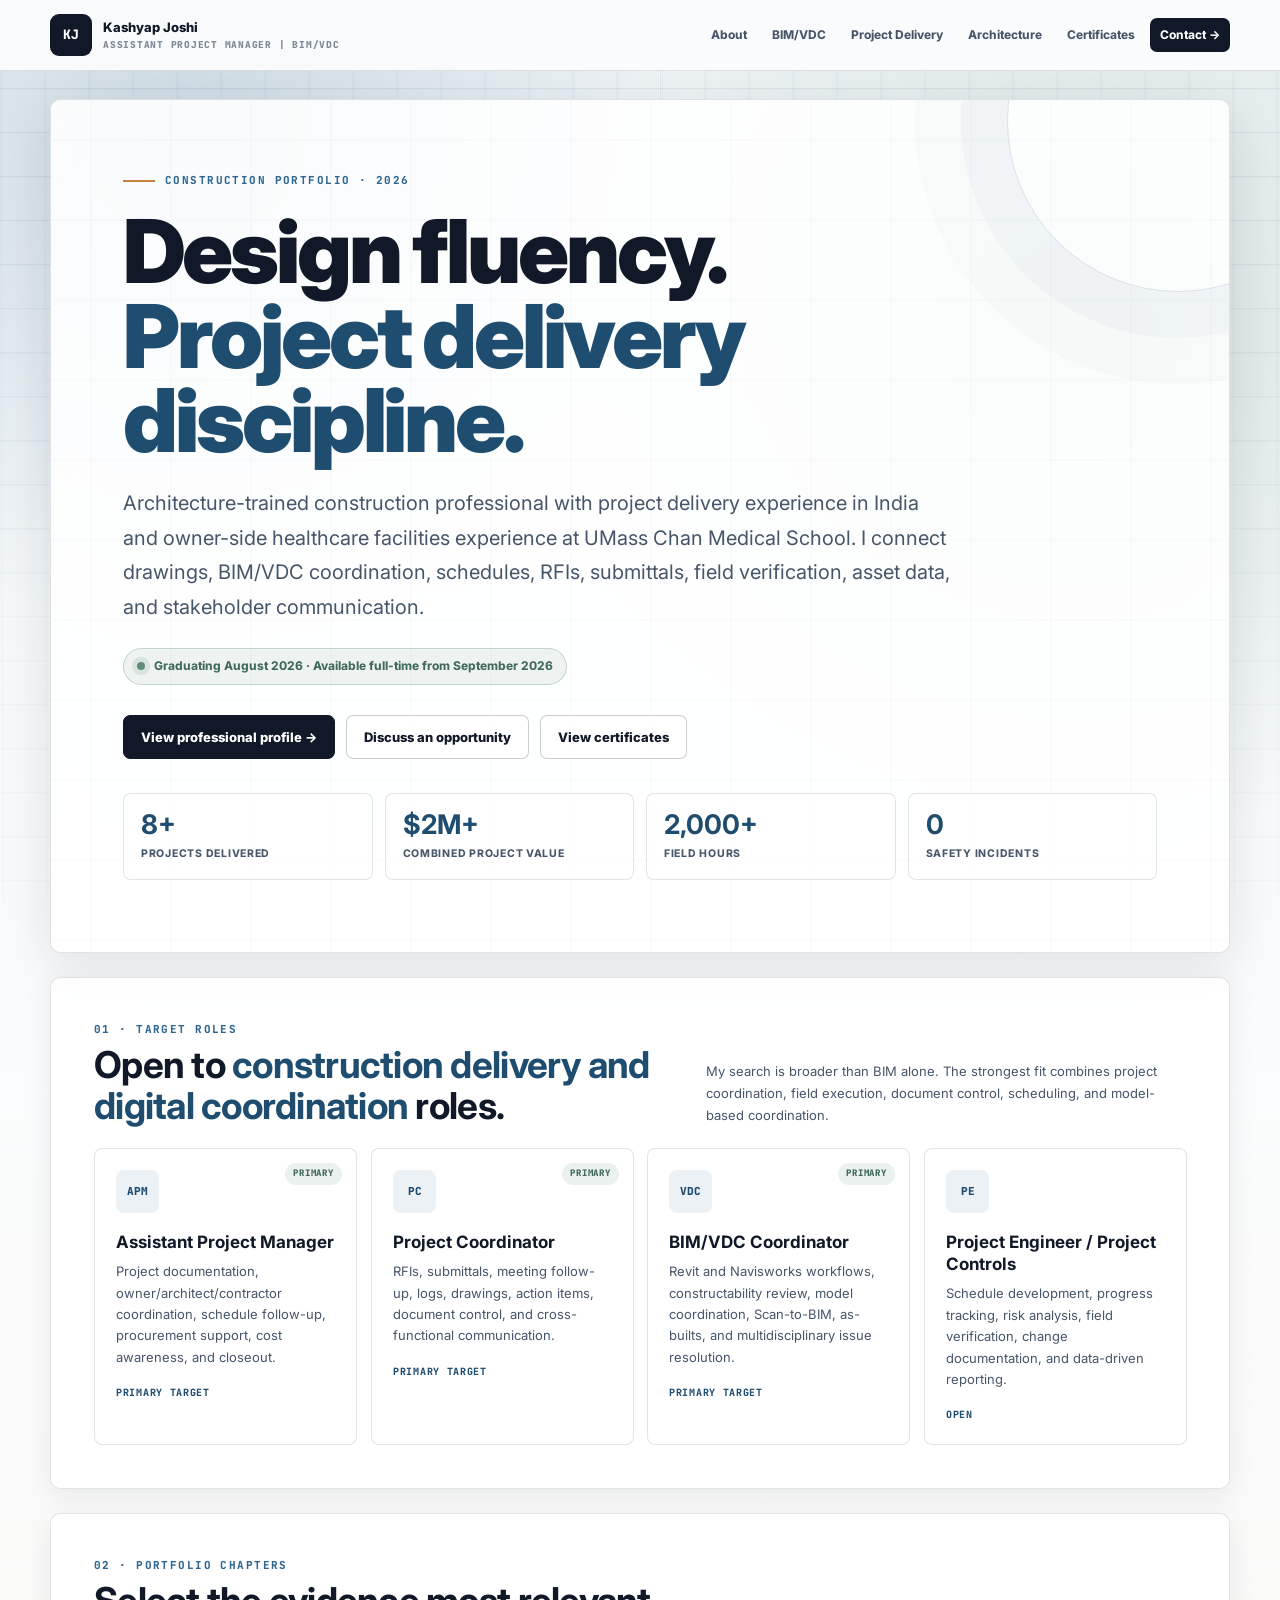
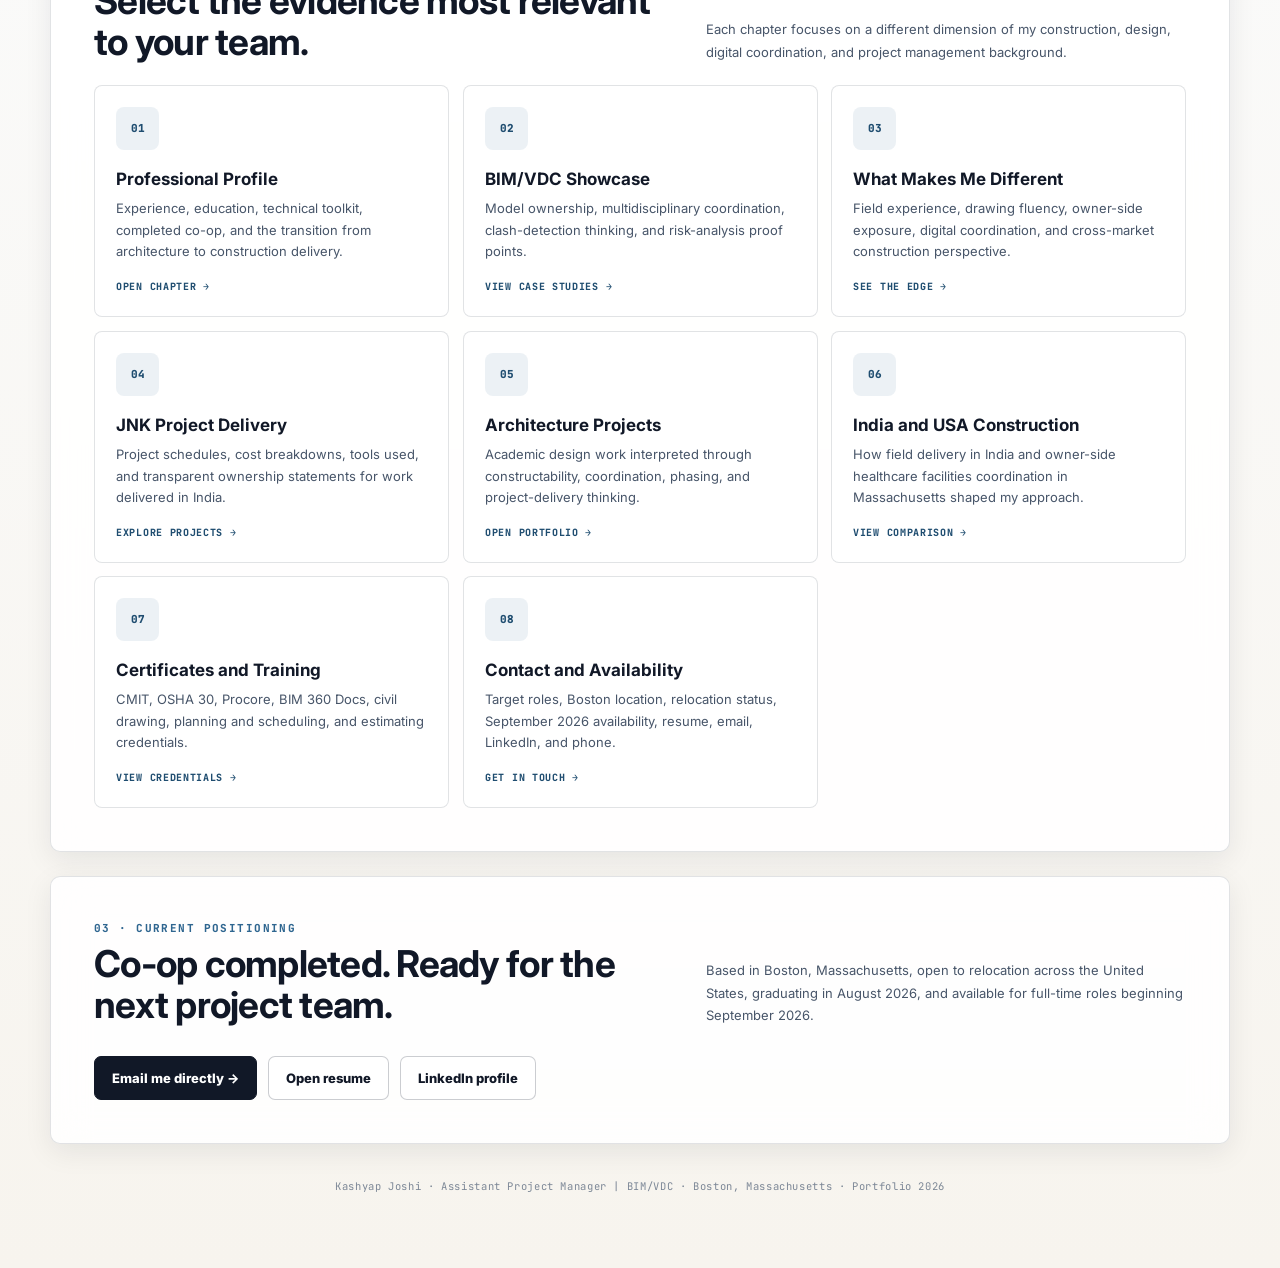
<file: index.html>
<!DOCTYPE html>
<html lang="en">
<head>
  <meta charset="UTF-8">
  <meta name="viewport" content="width=device-width, initial-scale=1.0">
  <title>Kashyap Joshi — Assistant Project Manager | BIM/VDC</title>
  <meta name="description" content="Architecture-trained construction professional with owner-side healthcare facilities, project coordination, BIM/VDC, scheduling, and field experience. Available full-time from September 2026.">
  <link rel="preconnect" href="https://fonts.googleapis.com">
  <link rel="preconnect" href="https://fonts.gstatic.com" crossorigin>
  <link href="https://fonts.googleapis.com/css2?family=Inter:wght@400;500;600;700;800;900&family=JetBrains+Mono:wght@500;600;700&display=swap" rel="stylesheet">
  <link rel="stylesheet" href="assets/portfolio-update.css">
</head>
<body>
  <header class="topbar">
    <div class="shell topbar-inner">
      <a class="brand" href="index.html" aria-label="Kashyap Joshi portfolio home">
        <span class="brand-mark">KJ</span>
        <span class="brand-copy">Kashyap Joshi<span>Assistant Project Manager | BIM/VDC</span></span>
      </a>
      <nav class="nav" aria-label="Portfolio navigation">
        <a href="widgets/hero-about.html">About</a>
        <a href="widgets/bim-showcase.html">BIM/VDC</a>
        <a href="widgets/jnk-scheduler.html">Project Delivery</a>
        <a href="widgets/architecture-projects.html">Architecture</a>
        <a href="widgets/certifications.html">Certificates</a>
        <a class="nav-cta" href="widgets/contact-section.html">Contact →</a>
      </nav>
    </div>
  </header>

  <main class="shell page">
    <section class="hero">
      <div class="eyebrow">Construction Portfolio · 2026</div>
      <h1>Design fluency.<br><span class="accent">Project delivery discipline.</span></h1>
      <p class="lead">
        Architecture-trained construction professional with project delivery experience in India and owner-side healthcare facilities experience at UMass Chan Medical School. I connect drawings, BIM/VDC coordination, schedules, RFIs, submittals, field verification, asset data, and stakeholder communication.
      </p>
      <div class="status-line"><span class="status-dot"></span>Graduating August 2026 · Available full-time from September 2026</div>
      <div class="actions">
        <a class="btn primary" href="widgets/hero-about.html">View professional profile →</a>
        <a class="btn" href="widgets/contact-section.html">Discuss an opportunity</a>
        <a class="btn" href="widgets/certifications.html">View certificates</a>
      </div>
      <div class="stats" aria-label="Professional highlights">
        <div class="stat"><b>8+</b><span>Projects delivered</span></div>
        <div class="stat"><b>$2M+</b><span>Combined project value</span></div>
        <div class="stat"><b>2,000+</b><span>Field hours</span></div>
        <div class="stat"><b>0</b><span>Safety incidents</span></div>
      </div>
    </section>

    <section class="section panel">
      <div class="section-head">
        <div>
          <div class="section-kicker">01 · Target Roles</div>
          <h2>Open to <span class="accent">construction delivery and digital coordination</span> roles.</h2>
        </div>
        <p>My search is broader than BIM alone. The strongest fit combines project coordination, field execution, document control, scheduling, and model-based coordination.</p>
      </div>
      <div class="grid four">
        <article class="card role-card primary">
          <div class="card-icon">APM</div>
          <h3>Assistant Project Manager</h3>
          <p>Project documentation, owner/architect/contractor coordination, schedule follow-up, procurement support, cost awareness, and closeout.</p>
          <div class="card-meta">Primary target</div>
        </article>
        <article class="card role-card primary">
          <div class="card-icon">PC</div>
          <h3>Project Coordinator</h3>
          <p>RFIs, submittals, meeting follow-up, logs, drawings, action items, document control, and cross-functional communication.</p>
          <div class="card-meta">Primary target</div>
        </article>
        <article class="card role-card primary">
          <div class="card-icon">VDC</div>
          <h3>BIM/VDC Coordinator</h3>
          <p>Revit and Navisworks workflows, constructability review, model coordination, Scan-to-BIM, as-builts, and multidisciplinary issue resolution.</p>
          <div class="card-meta">Primary target</div>
        </article>
        <article class="card role-card">
          <div class="card-icon">PE</div>
          <h3>Project Engineer / Project Controls</h3>
          <p>Schedule development, progress tracking, risk analysis, field verification, change documentation, and data-driven reporting.</p>
          <div class="card-meta">Open</div>
        </article>
      </div>
    </section>

    <section class="section panel">
      <div class="section-head">
        <div>
          <div class="section-kicker">02 · Portfolio Chapters</div>
          <h2>Select the evidence most relevant to your team.</h2>
        </div>
        <p>Each chapter focuses on a different dimension of my construction, design, digital coordination, and project management background.</p>
      </div>
      <div class="grid three">
        <a class="card" href="widgets/hero-about.html"><div class="card-icon">01</div><h3>Professional Profile</h3><p>Experience, education, technical toolkit, completed co-op, and the transition from architecture to construction delivery.</p><div class="card-meta">Open chapter →</div></a>
        <a class="card" href="widgets/bim-showcase.html"><div class="card-icon">02</div><h3>BIM/VDC Showcase</h3><p>Model ownership, multidisciplinary coordination, clash-detection thinking, and risk-analysis proof points.</p><div class="card-meta">View case studies →</div></a>
        <a class="card" href="widgets/differentiator.html"><div class="card-icon">03</div><h3>What Makes Me Different</h3><p>Field experience, drawing fluency, owner-side exposure, digital coordination, and cross-market construction perspective.</p><div class="card-meta">See the edge →</div></a>
        <a class="card" href="widgets/jnk-scheduler.html"><div class="card-icon">04</div><h3>JNK Project Delivery</h3><p>Project schedules, cost breakdowns, tools used, and transparent ownership statements for work delivered in India.</p><div class="card-meta">Explore projects →</div></a>
        <a class="card" href="widgets/architecture-projects.html"><div class="card-icon">05</div><h3>Architecture Projects</h3><p>Academic design work interpreted through constructability, coordination, phasing, and project-delivery thinking.</p><div class="card-meta">Open portfolio →</div></a>
        <a class="card" href="widgets/timeline-comparison.html"><div class="card-icon">06</div><h3>India and USA Construction</h3><p>How field delivery in India and owner-side healthcare facilities coordination in Massachusetts shaped my approach.</p><div class="card-meta">View comparison →</div></a>
        <a class="card" href="widgets/certifications.html"><div class="card-icon">07</div><h3>Certificates and Training</h3><p>CMIT, OSHA 30, Procore, BIM 360 Docs, civil drawing, planning and scheduling, and estimating credentials.</p><div class="card-meta">View credentials →</div></a>
        <a class="card" href="widgets/contact-section.html"><div class="card-icon">08</div><h3>Contact and Availability</h3><p>Target roles, Boston location, relocation status, September 2026 availability, resume, email, LinkedIn, and phone.</p><div class="card-meta">Get in touch →</div></a>
      </div>
    </section>

    <section class="section panel">
      <div class="section-head">
        <div>
          <div class="section-kicker">03 · Current Positioning</div>
          <h2>Co-op completed. Ready for the next project team.</h2>
        </div>
        <p>Based in Boston, Massachusetts, open to relocation across the United States, graduating in August 2026, and available for full-time roles beginning September 2026.</p>
      </div>
      <div class="actions">
        <a class="btn primary" href="mailto:joshi.kas@northeastern.edu?subject=Construction%20Opportunity%20for%20Kashyap%20Joshi">Email me directly →</a>
        <a class="btn" href="assets/documents/kashyap-joshi-vdc-bim-resume-2026.pdf" target="_blank" rel="noopener">Open resume</a>
        <a class="btn" href="https://linkedin.com/in/kashyapjoshi1147" target="_blank" rel="noopener">LinkedIn profile</a>
      </div>
    </section>

    <footer class="footer">Kashyap Joshi · Assistant Project Manager | BIM/VDC · Boston, Massachusetts · Portfolio 2026</footer>
  </main>
  <script src="assets/portfolio-animations.js"></script>
</body>
</html>
</file>
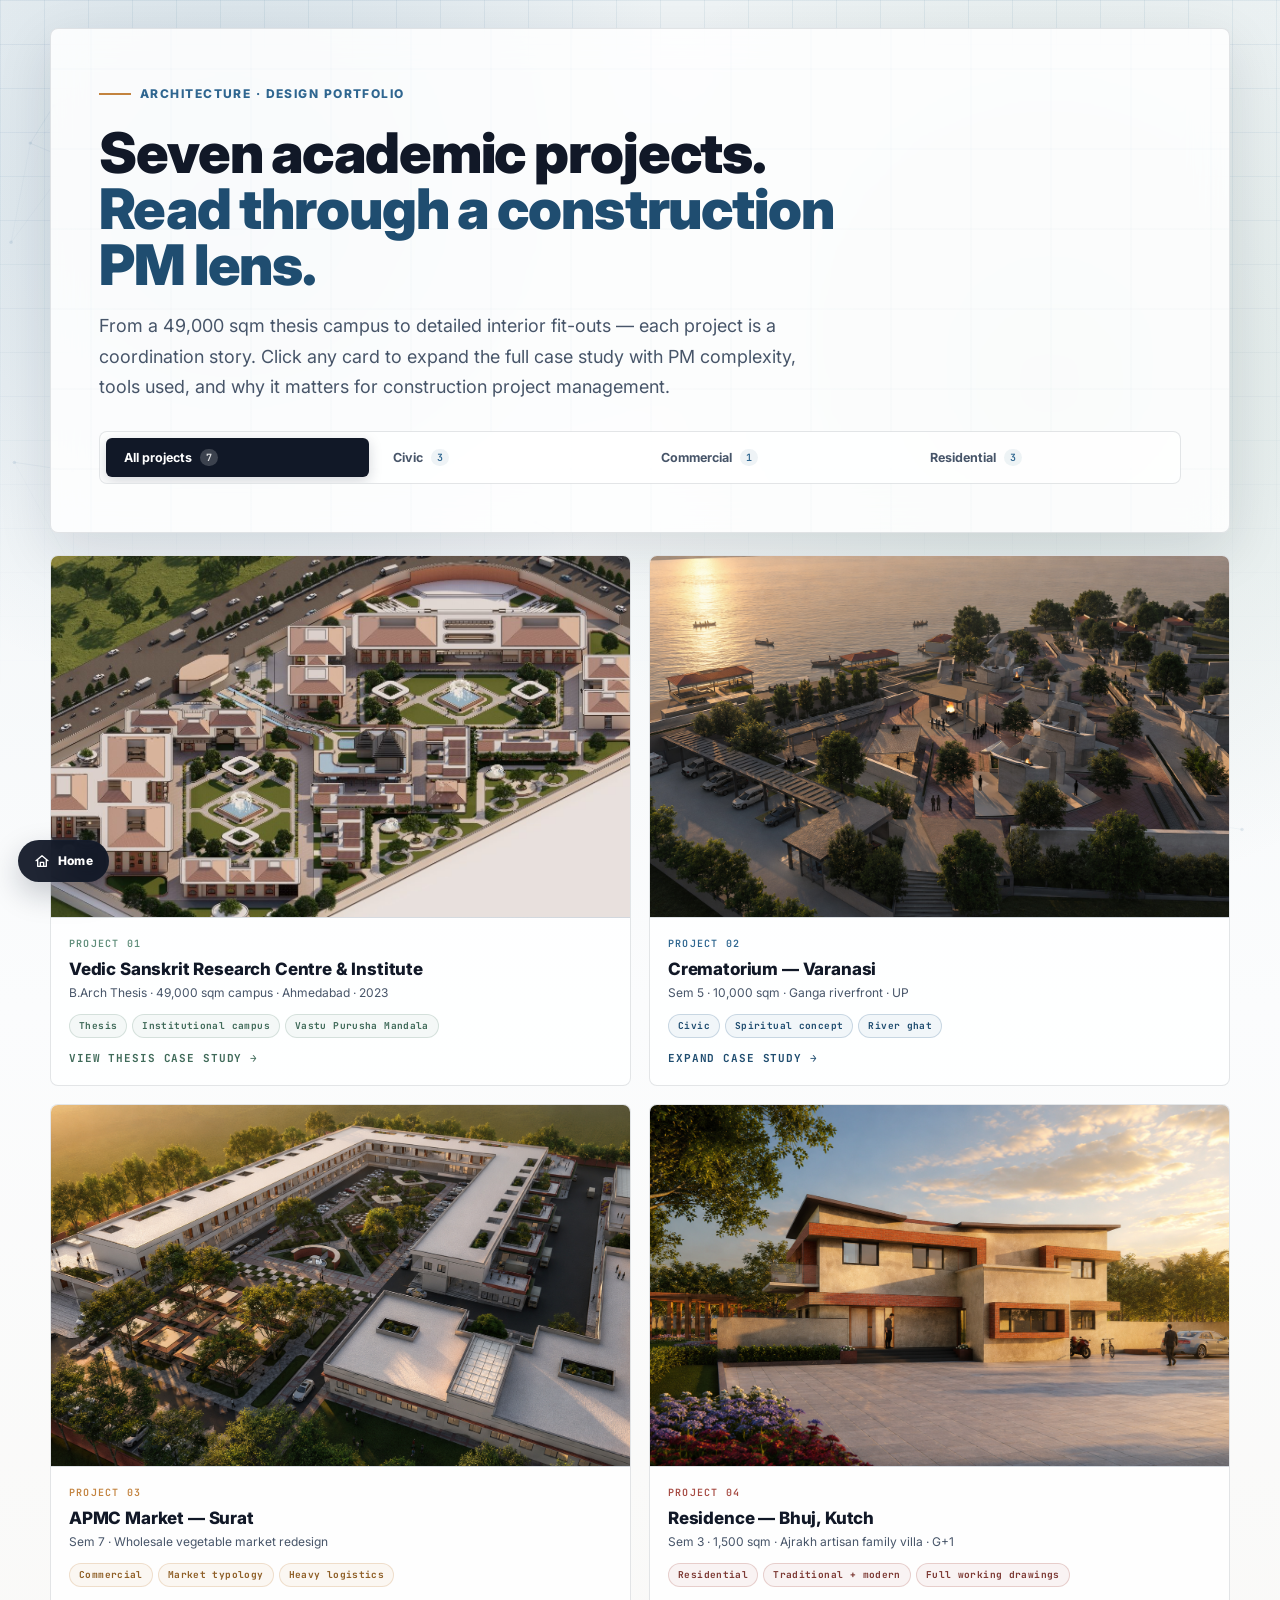
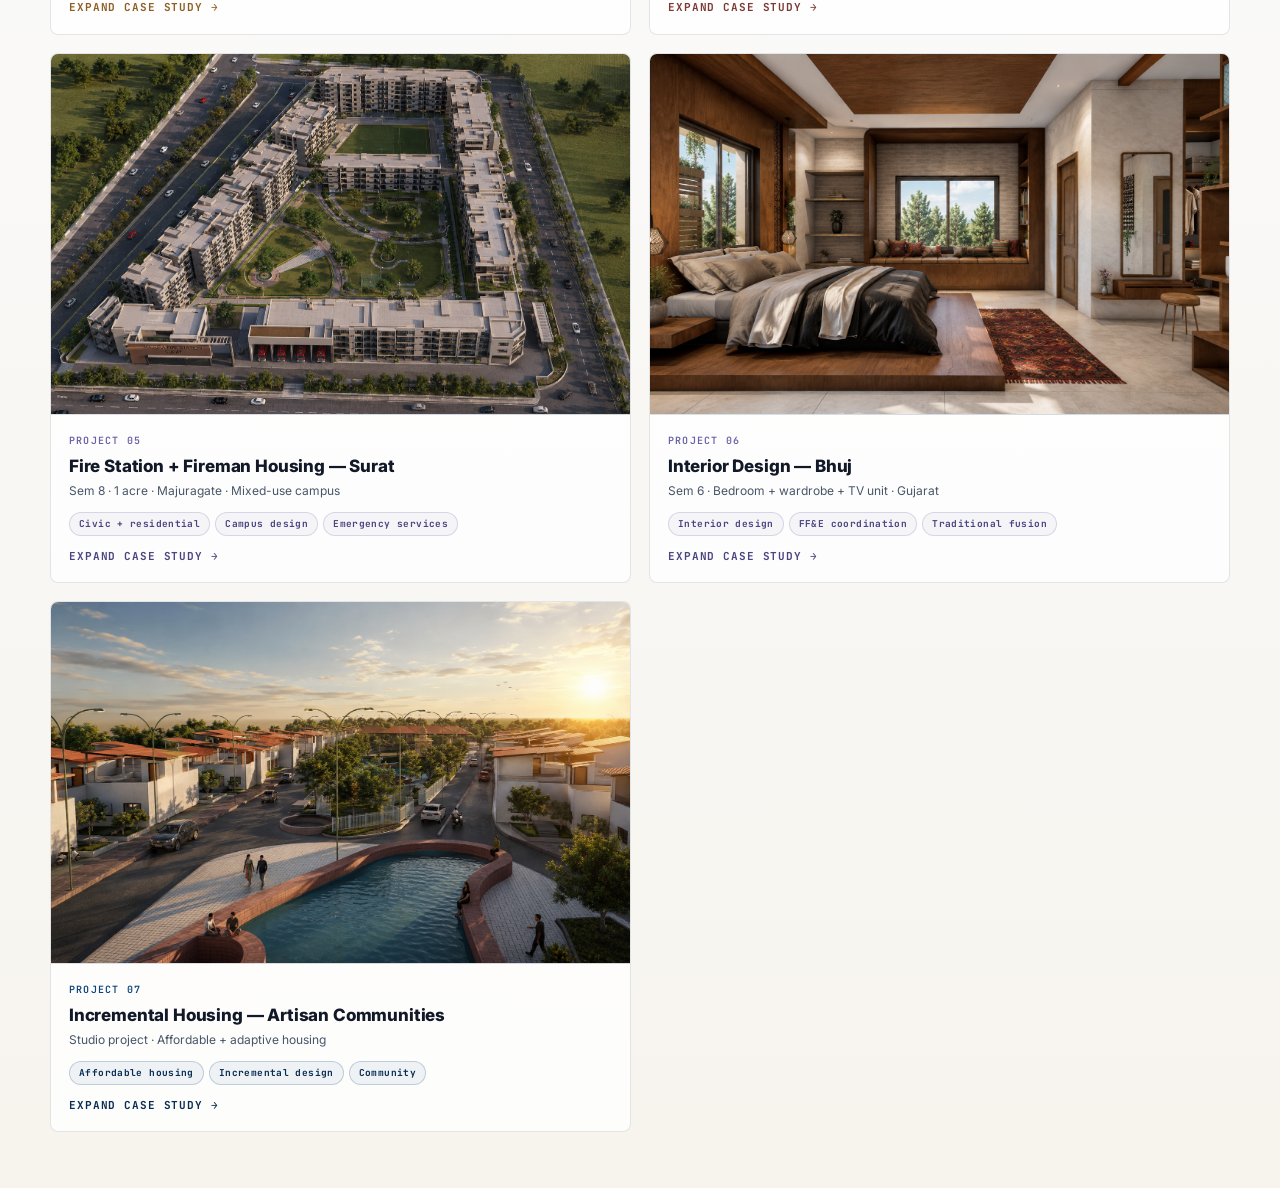
<file: widgets/architecture-projects.html>
<!DOCTYPE html>
<html lang="en">
<head>
<meta charset="UTF-8">
<meta name="viewport" content="width=device-width, initial-scale=1.0">
<title>Architecture Projects — Kashyap Joshi</title>
<meta name="description" content="Academic architecture portfolio — thesis, civic, commercial, and residential design projects translated through a construction PM lens.">
<link rel="preconnect" href="https://fonts.googleapis.com">
<link rel="preconnect" href="https://fonts.gstatic.com" crossorigin>
<link href="https://fonts.googleapis.com/css2?family=Inter:wght@300;400;500;600;700;800;900&family=JetBrains+Mono:wght@400;500;600&display=swap" rel="stylesheet">
<style>
:root {
  --ink: #111827;
  --ink-soft: #475569;
  --ink-muted: #7c8796;
  --paper: #fbfcfd;
  --panel: rgba(255,255,255,0.86);
  --line: rgba(30,41,59,0.12);
  --line-strong: rgba(30,41,59,0.22);
  --sage: #5f8d7a;
  --sage-dark: #3f6a59;
  --steel: #2f6690;
  --steel-dark: #1f4d70;
  --amber: #c3833f;
  --brick: #a64b43;
  --violet: #6860a8;
  --shadow: 0 18px 55px rgba(15,23,42,0.11);
  --shadow-soft: 0 8px 28px rgba(15,23,42,0.08);
  --radius: 8px;
  --ease: cubic-bezier(.16, 1, .3, 1);
  --mono: 'JetBrains Mono', 'SF Mono', Monaco, monospace;
}

* { box-sizing: border-box; margin: 0; padding: 0; }
html { scroll-behavior: smooth; }

body {
  min-height: 100vh;
  font-family: Inter, ui-sans-serif, system-ui, -apple-system, BlinkMacSystemFont, "Segoe UI", sans-serif;
  color: var(--ink);
  background:
    radial-gradient(circle at 18% 8%, rgba(47,102,144,0.18), transparent 30rem),
    radial-gradient(circle at 82% 14%, rgba(95,141,122,0.18), transparent 32rem),
    linear-gradient(180deg, #eef3f5 0%, #fbfcfd 36%, #f7f4ee 100%);
  line-height: 1.5;
  overflow-x: hidden;
  -webkit-font-smoothing: antialiased;
}

body::before {
  content: "";
  position: fixed;
  inset: 0;
  z-index: -3;
  background-image:
    linear-gradient(rgba(47,102,144,0.08) 1px, transparent 1px),
    linear-gradient(90deg, rgba(47,102,144,0.08) 1px, transparent 1px);
  background-size: 44px 44px;
  mask-image: linear-gradient(to bottom, black 0%, transparent 78%);
}

.sr-only {
  position: absolute; width: 1px; height: 1px; overflow: hidden;
  clip: rect(0,0,0,0); white-space: nowrap;
}

.blueprint-canvas {
  position: fixed; inset: 0;
  z-index: -2;
  pointer-events: none;
  opacity: 0.5;
}

.cursor-light {
  position: fixed; left: 0; top: 0;
  width: 360px; height: 360px;
  border-radius: 50%;
  pointer-events: none;
  z-index: -1;
  opacity: 0;
  transform: translate3d(-50%, -50%, 0);
  background: radial-gradient(circle, rgba(200,131,63,0.16), rgba(95,141,122,0.08) 38%, transparent 70%);
  transition: opacity 300ms ease;
}

.page {
  width: min(1180px, calc(100% - 32px));
  margin: 0 auto;
  padding: 28px 0 56px;
}

/* HEADER */
.widget-header {
  border: 1px solid var(--line);
  background: var(--panel);
  backdrop-filter: blur(18px);
  box-shadow: var(--shadow);
  border-radius: var(--radius);
  padding: clamp(28px, 4vw, 48px);
  margin-bottom: 22px;
  position: relative;
  overflow: hidden;
}
.widget-header::after {
  content: "";
  position: absolute; inset: 0; pointer-events: none;
  background:
    linear-gradient(90deg, transparent 0 39px, rgba(47,102,144,0.07) 40px, transparent 41px),
    linear-gradient(transparent 0 39px, rgba(47,102,144,0.07) 40px, transparent 41px);
  background-size: 80px 80px;
  opacity: 0.4;
}
.widget-header-inner { position: relative; z-index: 1; }

.eyebrow {
  display: inline-flex; align-items: center; gap: 9px;
  color: var(--steel);
  font-size: 12px; font-weight: 800;
  text-transform: uppercase; letter-spacing: .12em;
  margin-bottom: 22px;
  opacity: 0; transform: translateY(20px);
  animation: fadeUp 900ms var(--ease) 100ms forwards;
}
.eyebrow::before {
  content: ""; width: 32px; height: 2px; background: var(--amber);
}

.widget-title {
  font-size: clamp(34px, 5.5vw, 56px);
  line-height: 1;
  font-weight: 880;
  margin-bottom: 18px;
  letter-spacing: -0.02em;
  max-width: 800px;
  opacity: 0; transform: translateY(30px);
  animation: fadeUp 1000ms var(--ease) 250ms forwards;
}
.widget-title .accent { color: var(--steel-dark); }

.widget-lead {
  max-width: 720px;
  color: var(--ink-soft);
  font-size: clamp(15px, 1.8vw, 18px);
  line-height: 1.7;
  opacity: 0; transform: translateY(20px);
  animation: fadeUp 1000ms var(--ease) 400ms forwards;
}

@keyframes fadeUp { to { opacity: 1; transform: translateY(0); } }

/* FILTER BAR */
.filter-bar {
  display: flex;
  gap: 6px;
  margin-top: 28px;
  padding: 6px;
  background: rgba(255,255,255,0.72);
  border: 1px solid var(--line);
  border-radius: var(--radius);
  overflow-x: auto;
  scrollbar-width: none;
  position: relative;
  z-index: 1;
  opacity: 0;
  transform: translateY(16px);
  animation: fadeUp 800ms var(--ease) 600ms forwards;
}
.filter-bar::-webkit-scrollbar { display: none; }

.filter-btn {
  flex: 1;
  min-width: max-content;
  padding: 11px 18px;
  border: none;
  background: transparent;
  cursor: pointer;
  font-family: inherit;
  font-size: 12.5px;
  font-weight: 700;
  color: var(--ink-soft);
  border-radius: 6px;
  transition: all 280ms var(--ease);
  white-space: nowrap;
  display: flex;
  align-items: center;
  gap: 8px;
}
.filter-btn:hover { color: var(--ink); background: rgba(47,102,144,0.06); }
.filter-btn.active {
  background: var(--ink);
  color: white;
  box-shadow: 0 4px 14px rgba(15,23,42,0.18);
}
.filter-btn-count {
  font-family: var(--mono);
  font-size: 10px;
  font-weight: 600;
  padding: 2px 6px;
  border-radius: 100px;
  background: rgba(47,102,144,0.08);
  color: var(--steel);
}
.filter-btn.active .filter-btn-count {
  background: rgba(255,255,255,0.18);
  color: rgba(255,255,255,.85);
}

/* PROJECTS GRID */
.projects-wrap { margin-top: 22px; }

.projects-grid {
  display: grid;
  grid-template-columns: repeat(2, 1fr);
  gap: 18px;
}

.proj-card {
  position: relative;
  overflow: hidden;
  border: 1px solid var(--line);
  border-radius: var(--radius);
  background: rgba(255,255,255,0.78);
  cursor: pointer;
  transition: opacity 600ms var(--ease), transform 600ms var(--ease), box-shadow 320ms ease, border-color 320ms ease;
  opacity: 0;
  transform: translateY(20px);
  display: flex;
  flex-direction: column;
}
.proj-card.visible { opacity: 1; transform: translateY(0); }
.proj-card:hover {
  border-color: var(--accent);
  box-shadow: 0 14px 40px rgba(15,23,42,0.10);
  transform: translateY(-4px);
}

.proj-thumb {
  position: relative;
  aspect-ratio: 16/10;
  overflow: hidden;
  background: linear-gradient(135deg, #f8fafc, #e2e8f0);
  border-bottom: 1px solid var(--line);
}
.proj-thumb img {
  width: 100%; height: 100%;
  object-fit: cover;
  display: block;
  transition: transform 700ms var(--ease);
}
.proj-card:hover .proj-thumb img {
  transform: scale(1.04);
}

.proj-thumb-overlay {
  position: absolute;
  inset: 0;
  background: linear-gradient(180deg, transparent 40%, rgba(0,0,0,0.5) 100%);
  display: flex;
  align-items: flex-end;
  padding: 14px;
  opacity: 0;
  transition: opacity 400ms var(--ease);
}
.proj-card:hover .proj-thumb-overlay { opacity: 1; }
.proj-thumb-overlay-text {
  color: white;
  font-family: var(--mono);
  font-size: 10.5px;
  font-weight: 700;
  letter-spacing: .12em;
  text-transform: uppercase;
  display: flex;
  align-items: center;
  gap: 6px;
}

/* Placeholder for projects without real images */
.proj-placeholder {
  width: 100%; height: 100%;
  display: flex;
  flex-direction: column;
  justify-content: space-between;
  padding: 18px;
  background:
    repeating-linear-gradient(45deg, rgba(47,102,144,0.04) 0 1px, transparent 1px 14px),
    linear-gradient(135deg, #f8fafc 0%, #e9eef3 100%);
  position: relative;
}
.proj-placeholder::after {
  content: "";
  position: absolute;
  inset: 14px;
  border: 1.5px dashed rgba(47,102,144,0.32);
  border-radius: 4px;
  pointer-events: none;
}
.ph-corner-tag {
  position: absolute;
  top: 14px; right: 14px;
  font-family: var(--mono);
  font-size: 9px;
  font-weight: 700;
  padding: 4px 8px;
  background: var(--amber);
  color: white;
  border-radius: 3px;
  letter-spacing: .1em;
  z-index: 2;
}
.ph-icon {
  font-family: var(--mono);
  font-size: 36px;
  font-weight: 700;
  color: rgba(47,102,144,0.4);
  z-index: 1;
}
.ph-label {
  font-family: var(--mono);
  font-size: 10px;
  font-weight: 700;
  color: var(--steel-dark);
  letter-spacing: .1em;
  text-transform: uppercase;
  z-index: 1;
}
.ph-name {
  font-size: 13px;
  font-weight: 700;
  color: var(--ink);
  margin-top: 4px;
  line-height: 1.3;
  z-index: 1;
}
.ph-file {
  font-family: var(--mono);
  font-size: 9.5px;
  color: var(--ink-muted);
  margin-top: 8px;
  z-index: 1;
}

.proj-body {
  padding: 18px;
  display: flex;
  flex-direction: column;
  flex: 1;
}
.proj-num {
  font-family: var(--mono);
  font-size: 10px;
  font-weight: 600;
  color: var(--accent);
  letter-spacing: .12em;
  margin-bottom: 8px;
}
.proj-title {
  font-size: 17px;
  font-weight: 800;
  letter-spacing: -0.01em;
  margin-bottom: 4px;
  line-height: 1.25;
}
.proj-meta {
  font-size: 12px;
  color: var(--ink-soft);
  margin-bottom: 12px;
  line-height: 1.5;
}
.proj-tags {
  display: flex;
  flex-wrap: wrap;
  gap: 5px;
  margin-bottom: 12px;
}
.proj-tag {
  font-family: var(--mono);
  font-size: 9.5px;
  font-weight: 700;
  padding: 4px 9px;
  border-radius: 100px;
  background: var(--accent-bg);
  color: var(--accent-dark);
  border: 1px solid var(--accent-border);
  letter-spacing: .04em;
}
.proj-cta {
  margin-top: auto;
  font-family: var(--mono);
  font-size: 11px;
  font-weight: 700;
  color: var(--accent-dark);
  letter-spacing: .08em;
  text-transform: uppercase;
  display: inline-flex;
  align-items: center;
  gap: 6px;
  transition: gap 300ms var(--ease);
}
.proj-card:hover .proj-cta { gap: 10px; }

/* Expanded detail panel — spans 2 columns */
.proj-detail {
  grid-column: 1 / -1;
  max-height: 0;
  overflow: hidden;
  transition: max-height 700ms var(--ease);
}
.proj-detail.is-visible {
  max-height: 3500px;
}
.proj-detail-inner {
  margin-top: 0;
  padding: 28px;
  border: 1px solid var(--accent);
  border-left: 4px solid var(--accent);
  border-radius: var(--radius);
  background: white;
  opacity: 0;
  transform: translateY(-12px);
  transition: opacity 600ms var(--ease) 200ms, transform 600ms var(--ease) 200ms;
}
.proj-detail.is-visible .proj-detail-inner {
  opacity: 1; transform: translateY(0);
}

.detail-header {
  display: flex;
  justify-content: space-between;
  align-items: flex-start;
  gap: 18px;
  padding-bottom: 18px;
  border-bottom: 1px solid var(--line);
  margin-bottom: 22px;
}
.detail-h-text {
  flex: 1;
}
.detail-h-num {
  font-family: var(--mono);
  font-size: 11px;
  font-weight: 600;
  color: var(--accent);
  letter-spacing: .15em;
  margin-bottom: 6px;
  text-transform: uppercase;
}
.detail-h-title {
  font-size: 24px;
  font-weight: 800;
  letter-spacing: -0.01em;
  margin-bottom: 4px;
  line-height: 1.15;
}
.detail-h-sub {
  font-size: 13px;
  color: var(--ink-soft);
}
.detail-close {
  width: 36px; height: 36px;
  border-radius: 50%;
  background: rgba(47,102,144,0.06);
  color: var(--steel);
  display: grid; place-items: center;
  cursor: pointer;
  flex-shrink: 0;
  transition: all 280ms var(--ease);
}
.detail-close:hover {
  background: var(--ink);
  color: white;
}
.detail-close svg { width: 16px; height: 16px; }

.stats-grid {
  display: grid;
  grid-template-columns: repeat(4, 1fr);
  gap: 10px;
  margin-bottom: 22px;
}
.stat-cell {
  padding: 14px;
  background: rgba(47,102,144,0.04);
  border: 1px solid rgba(47,102,144,0.12);
  border-radius: 6px;
}
.stat-cell-label {
  font-family: var(--mono);
  font-size: 9.5px;
  font-weight: 600;
  color: var(--steel);
  letter-spacing: .1em;
  text-transform: uppercase;
  margin-bottom: 4px;
}
.stat-cell-value {
  font-size: 14px;
  font-weight: 800;
  color: var(--ink);
}

.section-block { margin-bottom: 22px; }
.section-label {
  font-family: var(--mono);
  font-size: 10.5px;
  font-weight: 700;
  color: var(--accent-dark);
  letter-spacing: .14em;
  margin-bottom: 12px;
  text-transform: uppercase;
  display: flex;
  align-items: center;
  gap: 8px;
}
.section-label::after {
  content: "";
  flex: 1;
  height: 1px;
  background: var(--line);
}

.section-text {
  font-size: 13.5px;
  color: var(--ink-soft);
  line-height: 1.75;
}
.section-text strong { color: var(--ink); font-weight: 700; }

.phase-row {
  display: flex;
  gap: 14px;
  align-items: flex-start;
  margin-bottom: 10px;
}
.phase-dot {
  width: 8px; height: 8px;
  border-radius: 50%;
  background: var(--accent);
  flex-shrink: 0;
  margin-top: 7px;
}
.phase-text {
  font-size: 13px;
  color: var(--ink-soft);
  line-height: 1.7;
}
.phase-text strong { color: var(--ink); font-weight: 700; }

.pm-bar-row {
  display: grid;
  grid-template-columns: 160px 1fr 40px;
  gap: 14px;
  align-items: center;
  margin-bottom: 9px;
}
.pm-bar-label {
  font-size: 12px;
  color: var(--ink-soft);
}
.pm-bar-track {
  height: 8px;
  background: rgba(47,102,144,0.08);
  border-radius: 4px;
  overflow: hidden;
}
.pm-bar-fill {
  height: 100%;
  background: linear-gradient(90deg, var(--accent), var(--accent-dark));
  border-radius: 4px;
  width: 0;
  transition: width 1200ms var(--ease);
}
.proj-detail.is-visible .pm-bar-fill { width: var(--fill); }

.pm-bar-val {
  font-family: var(--mono);
  font-size: 11px;
  font-weight: 700;
  color: var(--ink-soft);
  text-align: right;
}

.tools-row {
  display: flex;
  flex-wrap: wrap;
  gap: 6px;
}
.tool-pill {
  font-family: var(--mono);
  font-size: 10.5px;
  font-weight: 600;
  padding: 5px 11px;
  background: rgba(47,102,144,0.06);
  border: 1px solid rgba(47,102,144,0.2);
  border-radius: 4px;
  color: var(--steel);
}

.pm-note {
  margin-top: 4px;
  padding: 16px 18px;
  background: linear-gradient(135deg, rgba(95,141,122,0.07), rgba(200,131,63,0.04));
  border: 1px solid rgba(95,141,122,0.22);
  border-radius: var(--radius);
}
.pm-note-label {
  font-family: var(--mono);
  font-size: 10px;
  font-weight: 700;
  color: var(--sage-dark);
  letter-spacing: .14em;
  margin-bottom: 8px;
  text-transform: uppercase;
}
.pm-note-text {
  font-size: 13px;
  color: var(--ink);
  line-height: 1.65;
}

.detail-link-row {
  margin-top: 22px;
  display: flex;
  gap: 10px;
  flex-wrap: wrap;
}
.detail-link {
  display: inline-flex;
  align-items: center;
  gap: 7px;
  font-size: 12px;
  font-weight: 800;
  text-decoration: none;
  padding: 9px 14px;
  border-radius: 6px;
  transition: all 280ms var(--ease);
}
.detail-link.primary {
  background: var(--ink);
  color: white;
}
.detail-link.primary:hover {
  background: var(--steel-dark);
  gap: 11px;
  transform: translateY(-2px);
  box-shadow: 0 8px 22px rgba(15,23,42,0.18);
}
.detail-link.secondary {
  background: rgba(47,102,144,0.08);
  color: var(--steel-dark);
  border: 1px solid rgba(47,102,144,0.2);
}
.detail-link.secondary:hover {
  background: var(--steel);
  color: white;
  gap: 11px;
}

.empty-state {
  padding: 60px 20px;
  text-align: center;
  color: var(--ink-muted);
  font-family: var(--mono);
  font-size: 12px;
}

@media (max-width: 768px) {
  .projects-grid { grid-template-columns: 1fr; }
  .stats-grid { grid-template-columns: 1fr 1fr; }
  .pm-bar-row { grid-template-columns: 1fr; gap: 4px; }
  .pm-bar-val { text-align: left; }
  .detail-header { flex-direction: column-reverse; align-items: stretch; }
  .detail-close { align-self: flex-end; }
}

@media (max-width: 620px) {
  .page { width: min(100% - 22px, 1180px); padding-top: 14px; }
  .widget-header { padding: 22px; }
  .filter-bar { gap: 4px; padding: 4px; }
  .filter-btn { padding: 9px 12px; font-size: 11.5px; }
  .proj-body { padding: 14px; }
  .proj-title { font-size: 15px; }
  .detail-h-title { font-size: 19px; }
  .proj-detail-inner { padding: 18px; }
}

@media (prefers-reduced-motion: reduce) {
  *, *::before, *::after {
    animation-duration: 0.01ms !important;
    animation-iteration-count: 1 !important;
    transition-duration: 0.01ms !important;
  }
}
</style>
</head>
<body>
<canvas class="blueprint-canvas" aria-hidden="true"></canvas>
<div class="cursor-light" aria-hidden="true"></div>

<div class="page">
  <h2 class="sr-only">Architecture projects portfolio — Kashyap Joshi</h2>

  <header class="widget-header">
    <div class="widget-header-inner">
      <div class="eyebrow">Architecture &middot; Design Portfolio</div>
      <h1 class="widget-title">Seven academic projects. <span class="accent">Read through a construction PM lens.</span></h1>
      <p class="widget-lead">From a 49,000 sqm thesis campus to detailed interior fit-outs — each project is a coordination story. Click any card to expand the full case study with PM complexity, tools used, and why it matters for construction project management.</p>

      <div class="filter-bar" id="filterBar"></div>
    </div>
  </header>

  <div class="projects-wrap">
    <div class="projects-grid" id="projGrid"></div>
  </div>
</div>

<script>
const PROJECTS = [
  {
    id: "thesis",
    cat: "civic",
    num: "01",
    title: "Vedic Sanskrit Research Centre & Institute",
    meta: "B.Arch Thesis &middot; 49,000 sqm campus &middot; Ahmedabad &middot; 2023",
    accent: "#5f8d7a",
    accentDark: "#3f6a59",
    accentBg: "rgba(95,141,122,0.06)",
    accentBorder: "rgba(95,141,122,0.22)",
    image: "../assets/images/renders/heroaerial.jpg",
    imageAlt: "Vedic Sanskrit Research Centre aerial campus view",
    tags: ["Thesis", "Institutional campus", "Vastu Purusha Mandala"],
    cta: "View thesis case study",
    stats: [
      { l: "Site area", v: "49,000 sqm" },
      { l: "Programs", v: "7 integrated zones" },
      { l: "Year", v: "2021-2023" },
      { l: "Guide", v: "Ar. Chaitali Shroff" }
    ],
    concept: "A contemporary institutional campus combining Sanskrit research, gurukul learning, public culture, residence, landscape, and spiritual practice. Organized through <strong>Vastu Purusha Mandala</strong> as an ordering framework — translating traditional spatial logic into modern campus planning.",
    phases: [
      { t: "Master planning", d: "Established cardinal orientation, primary spine, and program zoning using Vastu grid logic. Carved volumes to form courts, shaded edges, and porous movement corridors." },
      { t: "Program integration", d: "Seven distinct programs (research, pathshala, residence, museum, auditorium, goshala, ritual zones) organized around central temple axis with clear hierarchy." },
      { t: "Landscape + climate", d: "Water bodies, vegetation, and plazas designed for hot-humid Gujarat climate. Open-to-sky courts for ventilation. Layered landscape creates experiential sequence." },
      { t: "PM lens", d: "Multi-stakeholder, multi-zone coordination at campus scale — the same complexity that defines US healthcare and institutional construction projects." }
    ],
    pm: [
      { l: "Program complexity", v: 95 },
      { l: "Stakeholder breadth", v: 90 },
      { l: "Site scale", v: 95 },
      { l: "Documentation rigor", v: 88 }
    ],
    tools: ["Revit", "AutoCAD", "SketchUp", "V-Ray", "Lumion", "Photoshop"],
    note: "Campus-scale master planning is the closest academic equivalent to US healthcare or higher-ed construction PM work. Multiple programs, multiple stakeholders, axis-driven organization, and documentation rigor all translate directly.",
    externalLink: "https://kashh1147.github.io/new-thesis-2026/"
  },
  {
    id: "crematorium",
    cat: "civic",
    num: "02",
    title: "Crematorium — Varanasi",
    meta: "Sem 5 &middot; 10,000 sqm &middot; Ganga riverfront &middot; UP",
    accent: "#2f6690",
    accentDark: "#1f4d70",
    accentBg: "rgba(47,102,144,0.06)",
    accentBorder: "rgba(47,102,144,0.22)",
    image: "../assets/images/renders/crematorium-aerial.png",
    imageAlt: "Crematorium aerial view with Ganga riverfront",
    placeholderLabel: "Civic &middot; Riverfront",
    placeholderName: "Crematorium project render",
    placeholderFile: "crematorium-aerial.png",
    tags: ["Civic", "Spiritual concept", "River ghat"],
    cta: "Expand case study",
    stats: [
      { l: "Site area", v: "10,000 sqm" },
      { l: "Location", v: "Varanasi, UP" },
      { l: "Program", v: "7 cremation types" },
      { l: "Climate", v: "Hot &amp; humid" }
    ],
    concept: "The human body is composed of <strong>6 layers</strong> — physical, mental, causal, vital, soul, and supracausal. The supracausal body protects the soul from negative energy. This concept drove the spatial hierarchy: transition from the public realm inward toward a sacred, protected core.",
    phases: [
      { t: "Site analysis", d: "Ganga riverfront site, connectivity via Malviya Bridge and Mirzapur Road. Flood zone and alluvial soil considered in ground floor planning." },
      { t: "Zoning", d: "Cremation zones (wooden, electric, sant), prayer hall, gathering space, graveyard for children, body wash area — all separated by landscape courts." },
      { t: "Constructability", d: "Masonry load-bearing walls, RCC flat slabs, open-to-sky courts for ventilation in hot-humid climate. No AC required." },
      { t: "PM lens", d: "Complex multi-stakeholder program — religious community, municipality, public. Separate access routes for families, staff, and services would shape the construction logistics plan." }
    ],
    pm: [
      { l: "Stakeholder complexity", v: 90 },
      { l: "Site constraint", v: 85 },
      { l: "Program complexity", v: 88 },
      { l: "Construction challenge", v: 70 }
    ],
    tools: ["AutoCAD", "SketchUp", "V-Ray", "Lumion"],
    note: "Reframed for PM portfolio: this project required reasoning about competing stakeholder needs (municipality, religious groups, public), restricted site access near a waterway, and a sensitive program requiring strict spatial separation. Directly analogous to complex US civic projects."
  },
  {
    id: "apmc",
    cat: "commercial",
    num: "03",
    title: "APMC Market — Surat",
    meta: "Sem 7 &middot; Wholesale vegetable market redesign",
    accent: "#c3833f",
    accentDark: "#8e5e25",
    accentBg: "rgba(195,131,63,0.06)",
    accentBorder: "rgba(195,131,63,0.22)",
    image: "../assets/images/renders/apmc-render.png",
    imageAlt: "APMC wholesale market courtyard aerial render",
    placeholderLabel: "Commercial &middot; Market",
    placeholderName: "APMC market render",
    placeholderFile: "apmc-render.png",
    tags: ["Commercial", "Market typology", "Heavy logistics"],
    cta: "Expand case study",
    stats: [
      { l: "Location", v: "Surat, Gujarat" },
      { l: "Type", v: "Wholesale market" },
      { l: "Users", v: "Vendors + buyers" },
      { l: "Constraint", v: "Live operations" }
    ],
    concept: "Wholesale vegetable market serving as a hub for vendors, buyers, and trucks. Design proposal addressed <strong>large-span shed structures</strong>, vehicular logistics, and a phased redevelopment strategy to maintain market operations during construction.",
    phases: [
      { t: "Program analysis", d: "Wholesale vs retail flow separation, cold storage zones, vendor stall typology, auction hall, administration, and worker amenities." },
      { t: "Structural", d: "Large-span steel truss roofing for column-free vendor halls. RCC frame for administration and cold storage." },
      { t: "Logistics", d: "Truck loading bays, parking, and pedestrian flow studied to separate heavy vehicles from public circulation." },
      { t: "PM lens", d: "Design proposal addressed phased delivery to keep the market operational during construction — a real-world constraint that shaped the entire site organization and sequence." }
    ],
    pm: [
      { l: "Program complexity", v: 95 },
      { l: "Phased delivery", v: 88 },
      { l: "Stakeholder groups", v: 92 },
      { l: "Site logistics", v: 85 }
    ],
    tools: ["AutoCAD", "SketchUp", "Lumion", "MS Project"],
    note: "Directly transferable to US commercial/industrial PM work: complex multi-user program, phased construction in a live operational environment, heavy vehicle logistics, and large-span structural coordination."
  },
  {
    id: "residence",
    cat: "residential",
    num: "04",
    title: "Residence — Bhuj, Kutch",
    meta: "Sem 3 &middot; 1,500 sqm &middot; Ajrakh artisan family villa &middot; G+1",
    accent: "#a64b43",
    accentDark: "#7c3933",
    accentBg: "rgba(166,75,67,0.06)",
    accentBorder: "rgba(166,75,67,0.22)",
    image: "../assets/images/renders/residence-bhuj.png",
    imageAlt: "Residence Bhuj — brick and render villa exterior",
    placeholderLabel: "Residential &middot; Villa",
    placeholderName: "Bhuj residence render",
    placeholderFile: "residence-bhuj.png",
    tags: ["Residential", "Traditional + modern", "Full working drawings"],
    cta: "Expand case study",
    stats: [
      { l: "Site area", v: "1,500 sqm" },
      { l: "Location", v: "Bhuj City, Kutch" },
      { l: "Floors", v: "Ground + 1" },
      { l: "Family", v: "7 members, 3 gen" }
    ],
    concept: "Client: Ismail Katri family from the <strong>Ajrakh block-printing community</strong>. The family is moving from craft village to city and wants to keep tradition alongside modern conveniences. Concept diagram resolves to three overlapping circles: <strong>Tradition + Culture + Work + Living</strong>. Spatial logic generated through a stepwise massing study — house, courtyard, cut-in-2-parts, pull-parts, interlock.",
    phases: [
      { t: "Site analysis", d: "1,500 sqm flat plot in Bhuj City, Kutch. Front faces Hamirsar Lake. Side connection to main road feeding the railway and bus station. International school within 2 km. Hot and dry climate drove courtyard-based passive cooling strategy." },
      { t: "Spatial program", d: "Ground floor (20 zones): parking, porch, foyer, living, open living, dining, kitchen, seating area, deck, bedroom-1, guest room, office, library, staircase, 2nd entry, garden, back entry, gazebo, courtyard, landscape. First floor: 4 bedrooms (2 to 5), passage, study room, living, terrace." },
      { t: "Working drawings", d: "Full working drawing set produced: centerline plan, demarcation plan, sections AA' and BB', four elevations, electrical layout, flooring plan, door and window schedules, stair detail. Toilets, staircase, bedroom, dining, living zones colour-coded across isometric breakdowns." },
      { t: "PM lens", d: "First project with a complete construction documentation package. Understanding how every design decision translates into buildable information for masons, carpenters, electricians, and plumbers — and how missing dimensions in working drawings turn into RFIs on site." }
    ],
    pm: [
      { l: "Documentation completeness", v: 95 },
      { l: "Client coordination", v: 88 },
      { l: "Climate response", v: 85 },
      { l: "Construction readiness", v: 90 }
    ],
    tools: ["AutoCAD", "SketchUp", "V-Ray", "Photoshop"],
    note: "This project produced the most complete construction documentation set of any student work. Centerline plans, demarcation drawings, electrical layouts, schedules — the level of rigor field PMs rely on. The same translation discipline (design intent &rarr; buildable drawings &rarr; clean site execution) is what RFI and submittal management is built on."
  },
  {
    id: "firestation",
    cat: "civic",
    num: "05",
    title: "Fire Station + Fireman Housing — Surat",
    meta: "Sem 8 &middot; 1 acre &middot; Majuragate &middot; Mixed-use campus",
    accent: "#6860a8",
    accentDark: "#4a4480",
    accentBg: "rgba(104,96,168,0.06)",
    accentBorder: "rgba(104,96,168,0.22)",
    image: "../assets/images/renders/firestation-render.png",
    imageAlt: "Majura Fire Station with G+5 fireman housing aerial render",
    placeholderLabel: "Civic + Residential",
    placeholderName: "Fire station campus render",
    placeholderFile: "firestation-render.png",
    tags: ["Civic + residential", "Campus design", "Emergency services"],
    cta: "Expand case study",
    stats: [
      { l: "Location", v: "Majuragate, Surat" },
      { l: "Site area", v: "1 acre" },
      { l: "Residential", v: "G+5 housing" },
      { l: "Climate", v: "Tropical" }
    ],
    concept: "The fire station is surrounded by <strong>3 roads</strong> to enable rapid truck exit in all directions. The residential tower for firemen is positioned to maximize visual oversight of the station. A green campus with recreational amenities creates a complete live-work environment for emergency service personnel.",
    phases: [
      { t: "Site analysis", d: "3-road corner site in Majuragate, Surat. High-rise residential and commercial context. Fire truck turning radii drove site layout and road widths." },
      { t: "Residential design", d: "G+5 housing with 2BHK units (Type A and B), first and second floor cluster plans, unit mix for single and family firemen." },
      { t: "Constructability", d: "RCC frame for residential tower, separate structural grid for fire station bay (large-span, no internal columns). Curtain wall glazing for station facade." },
      { t: "PM lens", d: "Two structural systems on one site &mdash; phased construction proposed to keep fire station operational during residential tower build. Emergency services cannot be shut down." }
    ],
    pm: [
      { l: "Dual program delivery", v: 90 },
      { l: "Operational continuity", v: 95 },
      { l: "Structural coordination", v: 85 },
      { l: "Site logistics", v: 80 }
    ],
    tools: ["Revit", "AutoCAD", "Lumion", "SketchUp"],
    note: "Strong PM parallel: delivering two structurally different buildings on one constrained site while maintaining emergency service operations &mdash; analogous to healthcare or occupied facility construction in the US."
  },
  {
    id: "interior",
    cat: "residential",
    num: "06",
    title: "Interior Design — Bhuj",
    meta: "Sem 6 &middot; Bedroom + wardrobe + TV unit &middot; Gujarat",
    accent: "#6860a8",
    accentDark: "#4a4480",
    accentBg: "rgba(104,96,168,0.06)",
    accentBorder: "rgba(104,96,168,0.22)",
    image: "../assets/images/renders/interior-bhuj.png",
    imageAlt: "Bhuj interior bedroom with Ajrak block-print motifs",
    placeholderLabel: "Residential &middot; Interior",
    placeholderName: "Interior bedroom render",
    placeholderFile: "interior-bhuj.png",
    tags: ["Interior design", "FF&E coordination", "Traditional fusion"],
    cta: "Expand case study",
    stats: [
      { l: "Location", v: "Bhuj, Gujarat" },
      { l: "Type", v: "Residential bedroom" },
      { l: "Theme", v: "Modern + traditional" },
      { l: "Deliverable", v: "Full interior package" }
    ],
    concept: "Client brief: <strong>modern house with traditional aspects</strong>, green natural colors, wooden furniture, Islamic modern architecture style. Theme developed: modern and traditional fusion with natural elements appropriate to the Kutchi context.",
    phases: [
      { t: "Client brief", d: "3 layout options developed for client selection &mdash; varying bedroom orientation, dressing area, and toilet relationship. Final layout chosen based on flow and storage." },
      { t: "Design development", d: "Ceiling plan, flooring plan, 4 wall elevations (A, B, C, D), wardrobe design with interior elevation, TV unit design, bed design with side elevations." },
      { t: "FF&amp;E", d: "Custom bed design, wardrobe with organizational layout, TV unit &mdash; all coordinated with the room geometry and Islamic pattern motifs." },
      { t: "PM lens", d: "Interior projects require the most precise subcontractor coordination &mdash; carpenter, tile layer, electrician, painter &mdash; all in a confined space with tight sequencing." }
    ],
    pm: [
      { l: "Client management", v: 92 },
      { l: "FF&E coordination", v: 88 },
      { l: "Finish sequencing", v: 85 },
      { l: "Design precision", v: 95 }
    ],
    tools: ["AutoCAD", "SketchUp", "V-Ray", "Photoshop"],
    note: "Interior projects are where PM skills are most visible at the micro level &mdash; every finish transition, every subcontractor interface, every client change has a cost and schedule impact. This project taught that discipline."
  },
  {
    id: "housing",
    cat: "residential",
    num: "07",
    title: "Incremental Housing — Artisan Communities",
    meta: "Studio project &middot; Affordable + adaptive housing",
    accent: "#0c447c",
    accentDark: "#082c54",
    accentBg: "rgba(12,68,124,0.06)",
    accentBorder: "rgba(12,68,124,0.22)",
    image: "../assets/images/renders/housing-render.png",
    imageAlt: "Incremental housing cluster with central water feature street view",
    placeholderLabel: "Residential &middot; Affordable",
    placeholderName: "Incremental housing render",
    placeholderFile: "housing-render.png",
    tags: ["Affordable housing", "Incremental design", "Community"],
    cta: "Expand case study",
    stats: [
      { l: "Type", v: "Affordable housing" },
      { l: "User", v: "Artisan community" },
      { l: "Model", v: "Incremental growth" },
      { l: "Constraint", v: "Budget + culture" }
    ],
    concept: "Affordable housing design proposing an <strong>incremental growth model</strong> &mdash; a core habitable unit that families can expand over time as resources allow. Designed for traditional artisan communities, balancing cultural needs with construction economy.",
    phases: [
      { t: "Cultural analysis", d: "Studied traditional artisan family structures, workshop-home relationships, and how housing accommodates craft production alongside living." },
      { t: "Core unit design", d: "Minimum viable habitable unit with structural pre-provisions for future expansion (foundation reinforcement, roof connections, services stub-outs)." },
      { t: "Expansion logic", d: "Pre-planned expansion rooms, vertical and horizontal growth options, materials that families could source locally and add over time." },
      { t: "PM lens", d: "Multi-phase construction logic applied to a single dwelling &mdash; the same thinking applied to commercial phased construction projects." }
    ],
    pm: [
      { l: "Phased construction", v: 92 },
      { l: "Cost sensitivity", v: 95 },
      { l: "User co-design", v: 88 },
      { l: "Standardization", v: 85 }
    ],
    tools: ["AutoCAD", "SketchUp", "Photoshop"],
    note: "Phased construction thinking translates directly to commercial PM work. The discipline of designing for future expansion while remaining buildable today is exactly the kind of thinking needed for owner-occupied healthcare or institutional facilities."
  }
];

const FILTERS = [
  { id: "all", label: "All projects" },
  { id: "civic", label: "Civic" },
  { id: "commercial", label: "Commercial" },
  { id: "residential", label: "Residential" }
];

let activeFilter = "all";
let openId = null;

function renderFilters() {
  document.getElementById("filterBar").innerHTML = FILTERS.map(f => {
    const count = f.id === "all" ? PROJECTS.length : PROJECTS.filter(p => p.cat === f.id).length;
    return `
      <button class="filter-btn ${activeFilter === f.id ? 'active' : ''}" onclick="setFilter('${f.id}')">
        ${f.label}
        <span class="filter-btn-count">${count}</span>
      </button>
    `;
  }).join("");
}

function buildCard(p, i) {
  const thumbContent = p.image
    ? `<img src="${p.image}" alt="${p.imageAlt || p.title}" onerror="this.parentElement.innerHTML='<div class=\\'proj-placeholder\\'><span class=\\'ph-corner-tag\\'>UPLOAD</span><div class=\\'ph-icon\\'>&#9645;</div><div><div class=\\'ph-label\\'>Image missing</div><div class=\\'ph-name\\'>${p.placeholderName || p.title}</div><div class=\\'ph-file\\'>${p.image}</div></div></div>'">`
    : `<div class="proj-placeholder">
        <span class="ph-corner-tag">UPLOAD</span>
        <div class="ph-icon">&#9645;</div>
        <div>
          <div class="ph-label">${p.placeholderLabel || p.cat}</div>
          <div class="ph-name">${p.placeholderName}</div>
          <div class="ph-file">/assets/images/renders/${p.placeholderFile}</div>
        </div>
      </div>`;

  return `
    <article class="proj-card" data-id="${p.id}" 
             style="--accent:${p.accent};--accent-dark:${p.accentDark};--accent-bg:${p.accentBg};--accent-border:${p.accentBorder};animation-delay:${i * 80}ms"
             onclick="toggleProject('${p.id}')">
      <div class="proj-thumb">
        ${thumbContent}
        <div class="proj-thumb-overlay">
          <div class="proj-thumb-overlay-text">
            <span>${p.cta}</span>
            <span>&rarr;</span>
          </div>
        </div>
      </div>
      <div class="proj-body">
        <div class="proj-num">PROJECT ${p.num}</div>
        <div class="proj-title">${p.title}</div>
        <div class="proj-meta">${p.meta}</div>
        <div class="proj-tags">
          ${p.tags.map(t => `<span class="proj-tag">${t}</span>`).join("")}
        </div>
        <div class="proj-cta">${p.cta} &rarr;</div>
      </div>
    </article>
  `;
}

function buildDetail(p) {
  return `
    <div class="proj-detail is-visible" id="detail-${p.id}"
         style="--accent:${p.accent};--accent-dark:${p.accentDark};--accent-bg:${p.accentBg};--accent-border:${p.accentBorder}">
      <div class="proj-detail-inner">
        <div class="detail-header">
          <div class="detail-h-text">
            <div class="detail-h-num">PROJECT ${p.num} &middot; ${p.cat.toUpperCase()}</div>
            <div class="detail-h-title">${p.title}</div>
            <div class="detail-h-sub">${p.meta}</div>
          </div>
          <div class="detail-close" onclick="event.stopPropagation();closeProject()">
            <svg viewBox="0 0 24 24" fill="none" stroke="currentColor" stroke-width="2.5" stroke-linecap="round" stroke-linejoin="round">
              <line x1="18" y1="6" x2="6" y2="18"></line>
              <line x1="6" y1="6" x2="18" y2="18"></line>
            </svg>
          </div>
        </div>

        <div class="stats-grid">
          ${p.stats.map(s => `
            <div class="stat-cell">
              <div class="stat-cell-label">${s.l}</div>
              <div class="stat-cell-value">${s.v}</div>
            </div>
          `).join("")}
        </div>

        <div class="section-block">
          <div class="section-label">Concept</div>
          <div class="section-text">${p.concept}</div>
        </div>

        <div class="section-block">
          <div class="section-label">Phases &middot; PM lens</div>
          ${p.phases.map(ph => `
            <div class="phase-row">
              <div class="phase-dot"></div>
              <div class="phase-text"><strong>${ph.t}:</strong> ${ph.d}</div>
            </div>
          `).join("")}
        </div>

        <div class="section-block">
          <div class="section-label">PM complexity indicators</div>
          ${p.pm.map(b => `
            <div class="pm-bar-row">
              <div class="pm-bar-label">${b.l}</div>
              <div class="pm-bar-track"><div class="pm-bar-fill" style="--fill:${b.v}%"></div></div>
              <div class="pm-bar-val">${b.v}%</div>
            </div>
          `).join("")}
        </div>

        <div class="section-block">
          <div class="section-label">Tools used</div>
          <div class="tools-row">
            ${p.tools.map(t => `<span class="tool-pill">${t}</span>`).join("")}
          </div>
        </div>

        <div class="pm-note">
          <div class="pm-note-label">Why this matters for construction PM</div>
          <div class="pm-note-text">${p.note}</div>
        </div>

        ${p.externalLink ? `
          <div class="detail-link-row">
            <a class="detail-link primary" href="${p.externalLink}" target="_blank" rel="noopener">View full thesis case study &rarr;</a>
            <a class="detail-link secondary" href="#" onclick="event.preventDefault();closeProject()">Close panel</a>
          </div>
        ` : `
          <div class="detail-link-row">
            <a class="detail-link secondary" href="#" onclick="event.preventDefault();closeProject()">Close panel</a>
          </div>
        `}
      </div>
    </div>
  `;
}

function renderProjects() {
  const filtered = activeFilter === "all" ? PROJECTS : PROJECTS.filter(p => p.cat === activeFilter);
  const grid = document.getElementById("projGrid");
  
  if (filtered.length === 0) {
    grid.innerHTML = `<div class="empty-state" style="grid-column:1/-1">No projects in this filter.</div>`;
    return;
  }

  // Group projects in rows of 2; insert detail panel after the row that contains the open card
  let html = "";
  for (let i = 0; i < filtered.length; i++) {
    const p = filtered[i];
    html += buildCard(p, i);
    
    // After every 2 cards (or end of array), check if any card in this row is open
    const isLastInRow = (i % 2 === 1) || (i === filtered.length - 1);
    if (isLastInRow && openId) {
      // Look at the cards in this row to see if openId is among them
      const rowStart = i - (i % 2);
      const rowCards = filtered.slice(rowStart, i + 1);
      if (rowCards.some(c => c.id === openId)) {
        const openP = PROJECTS.find(x => x.id === openId);
        if (openP) html += buildDetail(openP);
      }
    }
  }
  grid.innerHTML = html;

  // Trigger visible class
  requestAnimationFrame(() => {
    document.querySelectorAll(".proj-card").forEach((card, i) => {
      setTimeout(() => card.classList.add("visible"), i * 60);
    });
  });
}

function setFilter(filterId) {
  activeFilter = filterId;
  openId = null;
  renderFilters();
  renderProjects();
}

function toggleProject(id) {
  if (openId === id) {
    openId = null;
  } else {
    openId = id;
  }
  renderProjects();
  
  if (openId) {
    setTimeout(() => {
      const detail = document.getElementById(`detail-${openId}`);
      if (detail) {
        const rect = detail.getBoundingClientRect();
        const offset = window.scrollY + rect.top - 90;
        window.scrollTo({ top: offset, behavior: "smooth" });
      }
    }, 300);
  }
}

function closeProject() {
  openId = null;
  renderProjects();
}

const reduceMotion = window.matchMedia("(prefers-reduced-motion: reduce)").matches;
const isTouch = window.matchMedia("(hover: none)").matches;
const isSmallScreen = window.innerWidth < 768;

if (!isTouch && !reduceMotion) {
  const light = document.querySelector(".cursor-light");
  window.addEventListener("pointermove", (e) => {
    light.style.opacity = "1";
    light.style.left = `${e.clientX}px`;
    light.style.top = `${e.clientY}px`;
  });
}

if (!isSmallScreen && !isTouch && !reduceMotion) {
  const canvas = document.querySelector(".blueprint-canvas");
  const ctx = canvas.getContext("2d");
  let points = [];
  function resizeCanvas() {
    const ratio = Math.min(window.devicePixelRatio || 1, 2);
    canvas.width = Math.floor(innerWidth * ratio);
    canvas.height = Math.floor(innerHeight * ratio);
    canvas.style.width = `${innerWidth}px`;
    canvas.style.height = `${innerHeight}px`;
    ctx.setTransform(ratio, 0, 0, ratio, 0, 0);
    points = Array.from({ length: Math.max(20, Math.floor(innerWidth / 42)) }, () => ({
      x: Math.random() * innerWidth, y: Math.random() * innerHeight,
      vx: (Math.random() - 0.5) * 0.32, vy: (Math.random() - 0.5) * 0.32
    }));
  }
  function drawBlueprint() {
    ctx.clearRect(0, 0, innerWidth, innerHeight);
    ctx.lineWidth = 1;
    points.forEach((p, i) => {
      p.x += p.vx; p.y += p.vy;
      if (p.x < -20 || p.x > innerWidth + 20) p.vx *= -1;
      if (p.y < -20 || p.y > innerHeight + 20) p.vy *= -1;
      for (let j = i + 1; j < points.length; j++) {
        const q = points[j];
        const dx = p.x - q.x; const dy = p.y - q.y;
        const dist = Math.hypot(dx, dy);
        if (dist < 155) {
          ctx.strokeStyle = `rgba(47,102,144,${(1 - dist / 155) * 0.18})`;
          ctx.beginPath();
          ctx.moveTo(p.x, p.y); ctx.lineTo(q.x, q.y);
          ctx.stroke();
        }
      }
      ctx.fillStyle = "rgba(47,102,144,0.22)";
      ctx.beginPath();
      ctx.arc(p.x, p.y, 1.7, 0, Math.PI * 2);
      ctx.fill();
    });
    requestAnimationFrame(drawBlueprint);
  }
  resizeCanvas();
  drawBlueprint();
  window.addEventListener("resize", resizeCanvas);
} else {
  document.querySelector(".blueprint-canvas").style.display = "none";
}

renderFilters();
renderProjects();
</script>
<script src="../assets/widget-home-button.js"></script>
</body>
</html>
</file>
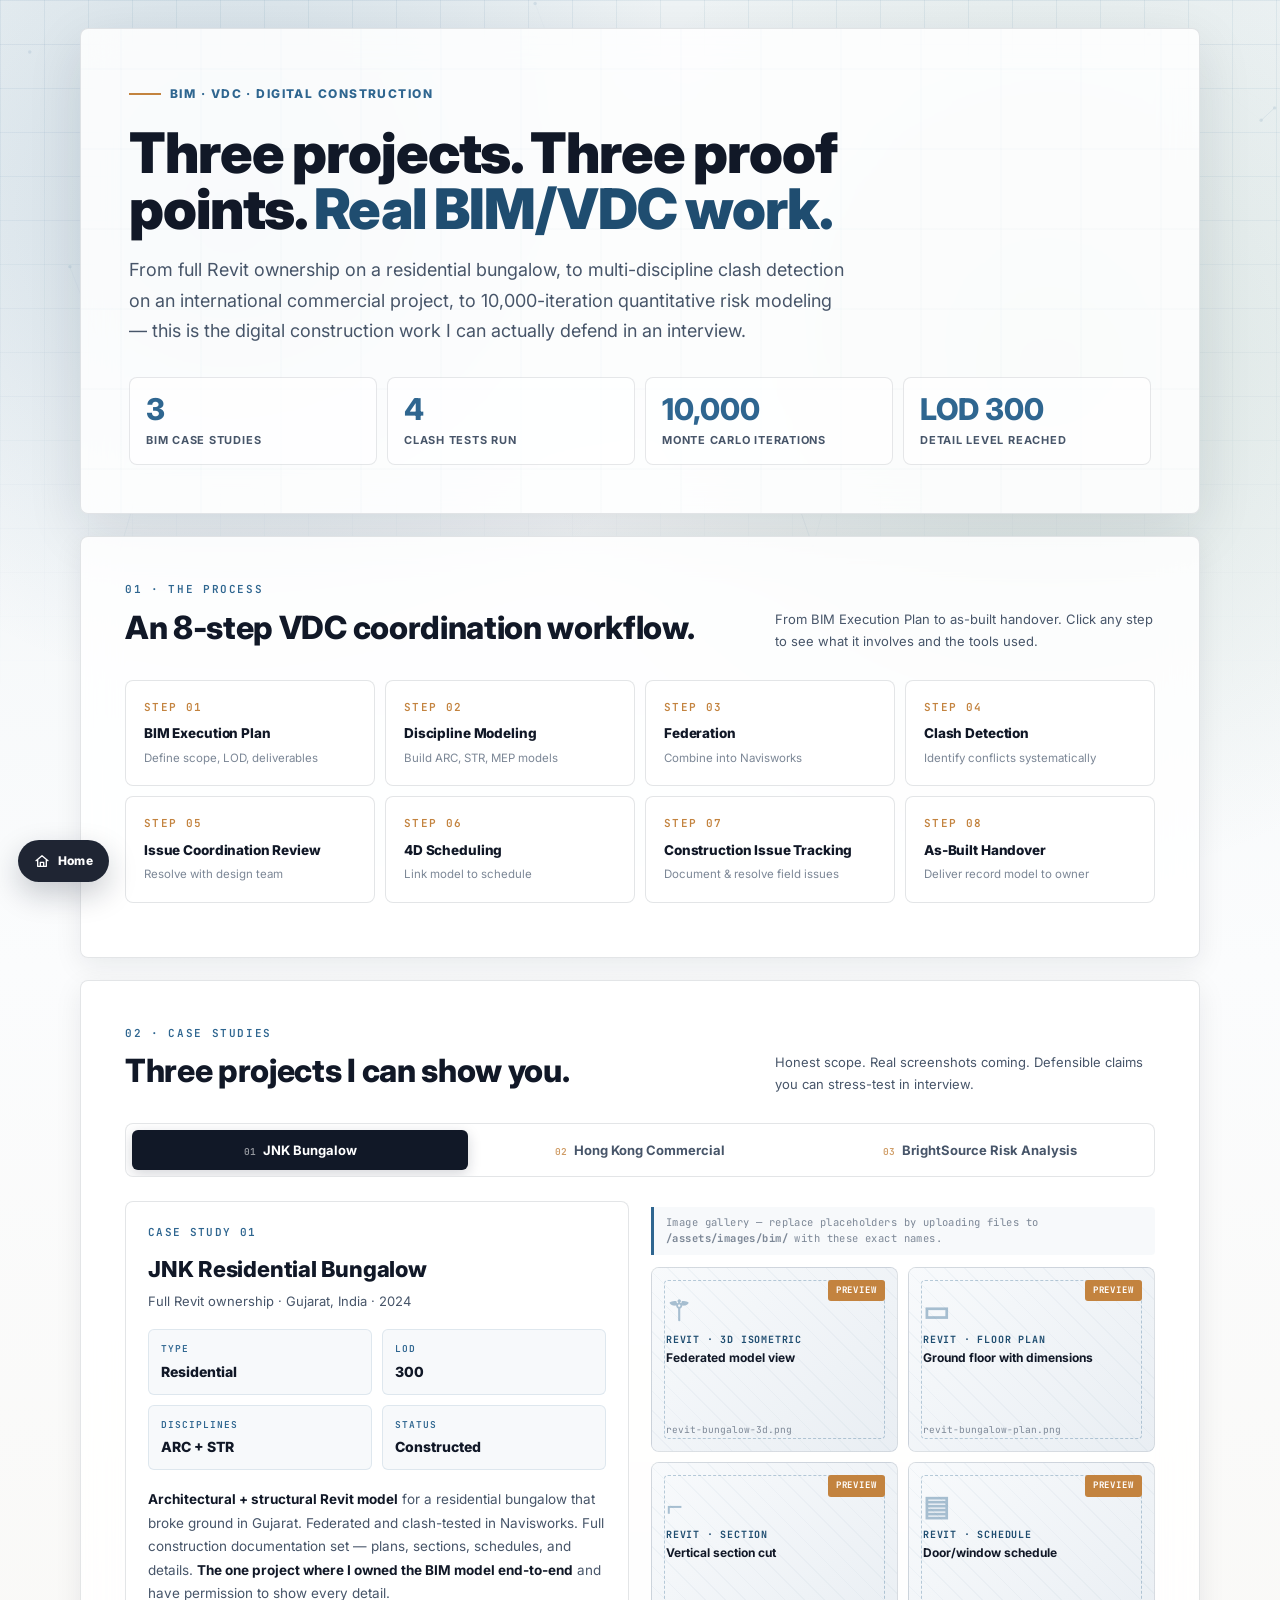
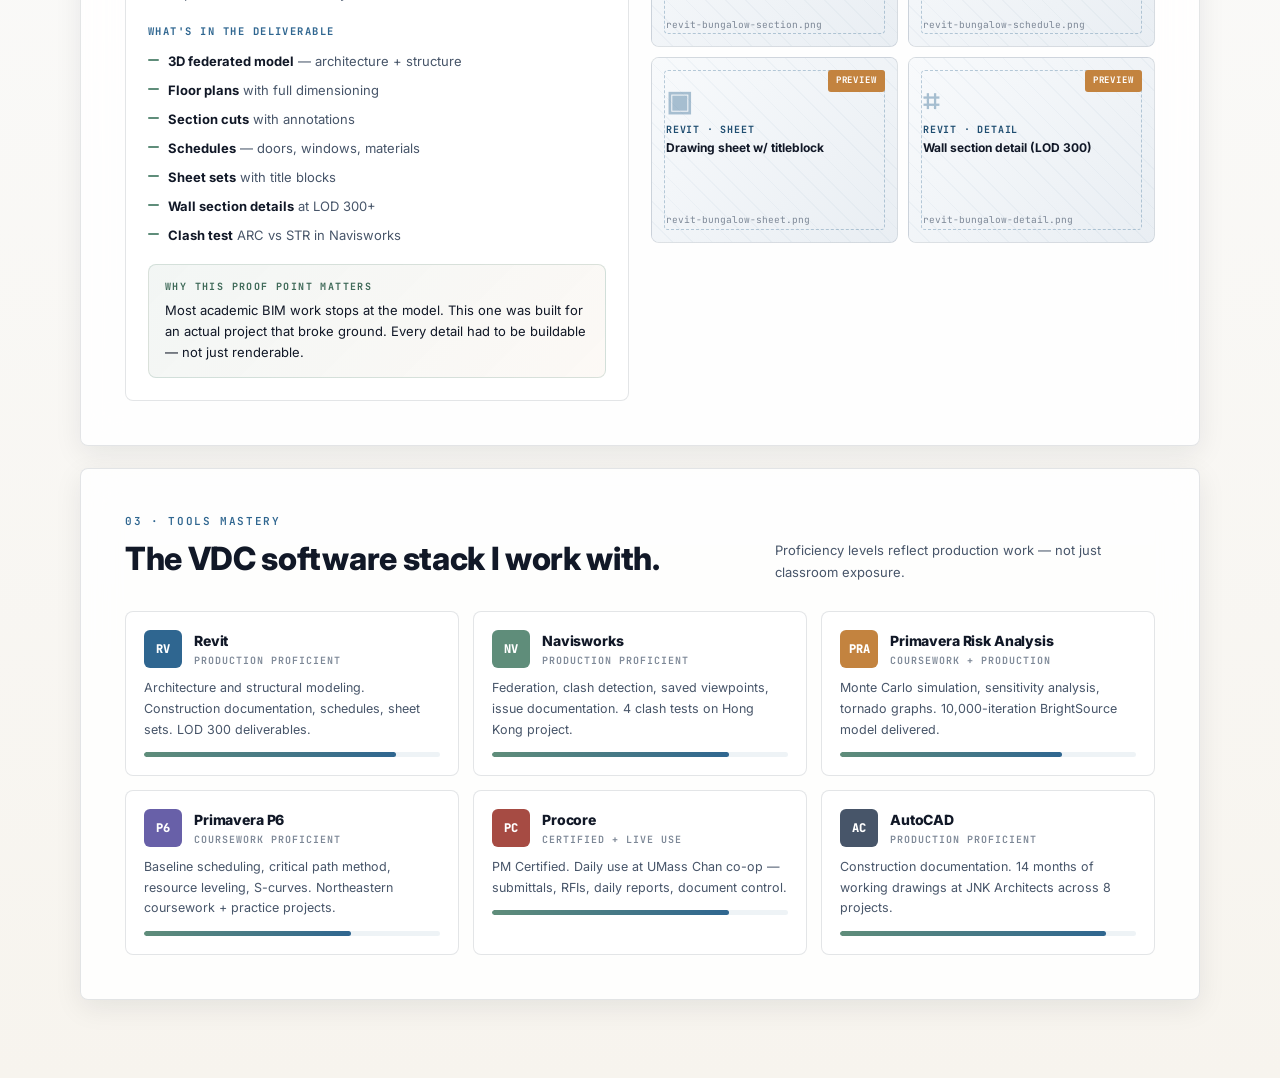
<file: widgets/bim-showcase.html>
<!DOCTYPE html>
<html lang="en">
<head>
<meta charset="UTF-8">
<meta name="viewport" content="width=device-width, initial-scale=1.0">
<title>BIM/VDC Showcase — Kashyap Joshi</title>
<meta name="description" content="BIM coordination case studies — JNK Bungalow Revit ownership, Hong Kong multi-discipline clash detection, BrightSource Monte Carlo risk analysis.">
<link rel="preconnect" href="https://fonts.googleapis.com">
<link rel="preconnect" href="https://fonts.gstatic.com" crossorigin>
<link href="https://fonts.googleapis.com/css2?family=Inter:wght@300;400;500;600;700;800;900&family=JetBrains+Mono:wght@400;500;600&display=swap" rel="stylesheet">
<style>
:root {
  --ink: #111827;
  --ink-soft: #475569;
  --ink-muted: #7c8796;
  --paper: #fbfcfd;
  --panel: rgba(255,255,255,0.86);
  --line: rgba(30,41,59,0.12);
  --line-strong: rgba(30,41,59,0.22);
  --sage: #5f8d7a;
  --sage-dark: #3f6a59;
  --steel: #2f6690;
  --steel-dark: #1f4d70;
  --amber: #c3833f;
  --brick: #a64b43;
  --violet: #6860a8;
  --shadow: 0 18px 55px rgba(15,23,42,0.11);
  --shadow-soft: 0 8px 28px rgba(15,23,42,0.08);
  --radius: 8px;
  --ease: cubic-bezier(.16, 1, .3, 1);
  --mono: 'JetBrains Mono', 'SF Mono', Monaco, monospace;
}

* { box-sizing: border-box; margin: 0; padding: 0; }
html { scroll-behavior: smooth; }

body {
  min-height: 100vh;
  font-family: Inter, ui-sans-serif, system-ui, -apple-system, BlinkMacSystemFont, "Segoe UI", sans-serif;
  color: var(--ink);
  background:
    radial-gradient(circle at 18% 8%, rgba(47,102,144,0.18), transparent 30rem),
    radial-gradient(circle at 82% 14%, rgba(95,141,122,0.18), transparent 32rem),
    linear-gradient(180deg, #eef3f5 0%, #fbfcfd 36%, #f7f4ee 100%);
  line-height: 1.5;
  overflow-x: hidden;
  -webkit-font-smoothing: antialiased;
}

body::before {
  content: "";
  position: fixed;
  inset: 0;
  z-index: -3;
  background-image:
    linear-gradient(rgba(47,102,144,0.08) 1px, transparent 1px),
    linear-gradient(90deg, rgba(47,102,144,0.08) 1px, transparent 1px);
  background-size: 44px 44px;
  mask-image: linear-gradient(to bottom, black 0%, transparent 78%);
}

.sr-only {
  position: absolute; width: 1px; height: 1px; overflow: hidden;
  clip: rect(0,0,0,0); white-space: nowrap;
}

.blueprint-canvas {
  position: fixed; inset: 0;
  z-index: -2;
  pointer-events: none;
  opacity: 0.5;
}

.cursor-light {
  position: fixed; left: 0; top: 0;
  width: 360px; height: 360px;
  border-radius: 50%;
  pointer-events: none;
  z-index: -1;
  opacity: 0;
  transform: translate3d(-50%, -50%, 0);
  background: radial-gradient(circle, rgba(200,131,63,0.16), rgba(95,141,122,0.08) 38%, transparent 70%);
  transition: opacity 300ms ease;
}

.page {
  width: min(1120px, calc(100% - 32px));
  margin: 0 auto;
  padding: 28px 0 56px;
}

/* HEADER */
.widget-header {
  border: 1px solid var(--line);
  background: var(--panel);
  backdrop-filter: blur(18px);
  box-shadow: var(--shadow);
  border-radius: var(--radius);
  padding: clamp(28px, 4vw, 48px);
  margin-bottom: 22px;
  position: relative;
  overflow: hidden;
}
.widget-header::after {
  content: "";
  position: absolute; inset: 0; pointer-events: none;
  background:
    linear-gradient(90deg, transparent 0 39px, rgba(47,102,144,0.07) 40px, transparent 41px),
    linear-gradient(transparent 0 39px, rgba(47,102,144,0.07) 40px, transparent 41px);
  background-size: 80px 80px;
  opacity: 0.4;
}
.widget-header-inner { position: relative; z-index: 1; }

.eyebrow {
  display: inline-flex; align-items: center; gap: 9px;
  color: var(--steel);
  font-size: 12px; font-weight: 800;
  text-transform: uppercase; letter-spacing: .12em;
  margin-bottom: 22px;
  opacity: 0; transform: translateY(20px);
  animation: fadeUp 900ms var(--ease) 100ms forwards;
}
.eyebrow::before {
  content: ""; width: 32px; height: 2px; background: var(--amber);
}

.widget-title {
  font-size: clamp(34px, 5.5vw, 56px);
  line-height: 1;
  font-weight: 880;
  margin-bottom: 18px;
  letter-spacing: -0.02em;
  max-width: 800px;
  opacity: 0; transform: translateY(30px);
  animation: fadeUp 1000ms var(--ease) 250ms forwards;
}

.widget-lead {
  max-width: 720px;
  color: var(--ink-soft);
  font-size: clamp(15px, 1.8vw, 18px);
  line-height: 1.7;
  opacity: 0; transform: translateY(20px);
  animation: fadeUp 1000ms var(--ease) 400ms forwards;
}

@keyframes fadeUp { to { opacity: 1; transform: translateY(0); } }

.header-stats {
  display: grid;
  grid-template-columns: repeat(4, 1fr);
  gap: 10px;
  margin-top: 30px;
}
.h-stat {
  padding: 16px;
  border: 1px solid rgba(30,41,59,0.11);
  border-radius: var(--radius);
  background: rgba(255,255,255,0.64);
  opacity: 0; transform: translateY(18px);
  animation: riseIn 760ms var(--ease) forwards;
}
.h-stat:nth-child(1) { animation-delay: 500ms; }
.h-stat:nth-child(2) { animation-delay: 600ms; }
.h-stat:nth-child(3) { animation-delay: 700ms; }
.h-stat:nth-child(4) { animation-delay: 800ms; }
.h-stat b {
  display: block;
  color: var(--steel);
  font-size: 30px;
  line-height: 1;
  font-weight: 800;
}
.h-stat span {
  display: block;
  margin-top: 8px;
  color: var(--ink-soft);
  font-size: 11px; font-weight: 700;
  text-transform: uppercase;
  letter-spacing: .07em;
}
@keyframes riseIn { to { transform: translateY(0); opacity: 1; } }

.section-band {
  padding: clamp(28px, 4vw, 44px);
  margin-bottom: 22px;
  border: 1px solid var(--line);
  background: var(--panel);
  backdrop-filter: blur(18px);
  border-radius: var(--radius);
  box-shadow: var(--shadow-soft);
}

.section-title {
  display: flex;
  align-items: flex-end;
  justify-content: space-between;
  gap: 18px;
  margin-bottom: 28px;
}
.section-title h2 {
  font-size: clamp(24px, 3vw, 32px);
  font-weight: 800;
  letter-spacing: -0.01em;
}
.section-title .sub {
  max-width: 380px;
  color: var(--ink-soft);
  font-size: 13px;
  line-height: 1.7;
}

.section-num {
  font-family: var(--mono);
  font-size: 11px;
  font-weight: 600;
  color: var(--steel);
  letter-spacing: .15em;
  text-transform: uppercase;
  margin-bottom: 6px;
  display: block;
}

.workflow-track {
  display: grid;
  grid-template-columns: repeat(4, 1fr);
  gap: 10px;
}
.workflow-step {
  position: relative;
  padding: 18px;
  border: 1px solid var(--line);
  border-radius: var(--radius);
  background: rgba(255,255,255,0.72);
  cursor: pointer;
  opacity: 0;
  transform: translateY(18px);
  transition: opacity 600ms var(--ease), transform 600ms var(--ease), box-shadow 260ms ease, border-color 260ms ease;
}
.workflow-step.visible { opacity: 1; transform: translateY(0); }
.workflow-step:hover {
  border-color: var(--steel);
  box-shadow: var(--shadow-soft);
  transform: translateY(-4px);
}
.workflow-step.is-open {
  border-color: var(--steel);
  background: rgba(47,102,144,0.04);
  box-shadow: 0 10px 30px rgba(15,23,42,0.12);
}

.ws-num {
  font-family: var(--mono);
  font-size: 11px;
  font-weight: 600;
  color: var(--amber);
  letter-spacing: .12em;
  margin-bottom: 8px;
}
.ws-title {
  font-size: 13.5px;
  font-weight: 800;
  color: var(--ink);
  letter-spacing: -0.01em;
  margin-bottom: 6px;
}
.ws-short {
  font-size: 11.5px;
  color: var(--ink-muted);
  line-height: 1.55;
}

.workflow-detail-panel {
  grid-column: 1 / -1;
  max-height: 0;
  overflow: hidden;
  transition: max-height 600ms var(--ease);
}
.workflow-detail-panel.is-visible { max-height: 600px; }
.wdp-inner {
  margin-top: 14px;
  padding: 22px 24px;
  border: 1px solid var(--steel);
  border-left: 4px solid var(--steel);
  border-radius: var(--radius);
  background: white;
  opacity: 0;
  transform: translateY(-10px);
  transition: opacity 500ms var(--ease) 200ms, transform 500ms var(--ease) 200ms;
}
.workflow-detail-panel.is-visible .wdp-inner {
  opacity: 1; transform: translateY(0);
}
.wdp-title {
  font-size: 16px;
  font-weight: 800;
  color: var(--steel-dark);
  margin-bottom: 10px;
}
.wdp-desc {
  font-size: 13.5px;
  color: var(--ink-soft);
  line-height: 1.75;
  margin-bottom: 14px;
}
.wdp-tools {
  display: flex; flex-wrap: wrap; gap: 6px;
}
.wdp-tool {
  font-family: var(--mono);
  font-size: 10.5px;
  font-weight: 600;
  padding: 5px 10px;
  background: rgba(47,102,144,0.08);
  border: 1px solid rgba(47,102,144,0.22);
  border-radius: 4px;
  color: var(--steel);
}

.tabs {
  display: flex;
  gap: 4px;
  margin-bottom: 24px;
  padding: 6px;
  background: rgba(255,255,255,0.72);
  border: 1px solid var(--line);
  border-radius: var(--radius);
  overflow-x: auto;
  scrollbar-width: none;
}
.tabs::-webkit-scrollbar { display: none; }

.tab-btn {
  flex: 1;
  min-width: max-content;
  padding: 12px 18px;
  border: none;
  background: transparent;
  cursor: pointer;
  font-family: inherit;
  font-size: 13px;
  font-weight: 700;
  color: var(--ink-soft);
  border-radius: 6px;
  transition: all 280ms var(--ease);
  white-space: nowrap;
}
.tab-btn:hover { color: var(--ink); background: rgba(47,102,144,0.06); }
.tab-btn.active {
  background: var(--ink);
  color: white;
  box-shadow: 0 4px 14px rgba(15,23,42,0.18);
}
.tab-btn .tab-num {
  font-family: var(--mono);
  font-size: 9.5px;
  font-weight: 600;
  color: var(--amber);
  margin-right: 7px;
  opacity: .8;
}
.tab-btn.active .tab-num { color: rgba(255,255,255,.7); }

.tab-panel {
  display: none;
  animation: tabIn 500ms var(--ease);
}
.tab-panel.active { display: block; }
@keyframes tabIn {
  from { opacity: 0; transform: translateY(12px); }
  to { opacity: 1; transform: translateY(0); }
}

.case-grid {
  display: grid;
  grid-template-columns: 1fr 1fr;
  gap: 22px;
  align-items: start;
}

.case-meta {
  border: 1px solid var(--line);
  border-radius: var(--radius);
  background: rgba(255,255,255,0.72);
  padding: 22px;
}
.case-meta-title {
  font-family: var(--mono);
  font-size: 11px;
  font-weight: 600;
  color: var(--steel);
  letter-spacing: .12em;
  margin-bottom: 12px;
  text-transform: uppercase;
}
.case-title {
  font-size: 22px;
  font-weight: 800;
  letter-spacing: -0.01em;
  margin-bottom: 6px;
}
.case-sub {
  font-size: 13px;
  color: var(--ink-soft);
  margin-bottom: 18px;
}

.case-info-grid {
  display: grid;
  grid-template-columns: 1fr 1fr;
  gap: 10px;
  margin-bottom: 18px;
}
.case-info {
  padding: 12px;
  background: rgba(47,102,144,0.04);
  border: 1px solid rgba(47,102,144,0.12);
  border-radius: 6px;
}
.case-info-label {
  font-family: var(--mono);
  font-size: 9.5px;
  font-weight: 600;
  color: var(--steel);
  letter-spacing: .1em;
  text-transform: uppercase;
  margin-bottom: 4px;
}
.case-info-value {
  font-size: 14px;
  font-weight: 800;
  color: var(--ink);
}

.case-description {
  font-size: 13.5px;
  color: var(--ink-soft);
  line-height: 1.75;
  margin-bottom: 18px;
}
.case-description strong { color: var(--ink); font-weight: 700; }

.case-list-label {
  font-family: var(--mono);
  font-size: 10.5px;
  font-weight: 700;
  color: var(--steel);
  letter-spacing: .14em;
  margin-bottom: 10px;
  margin-top: 18px;
  text-transform: uppercase;
}
.case-list {
  list-style: none; padding: 0;
}
.case-list li {
  font-size: 13px;
  color: var(--ink-soft);
  line-height: 1.7;
  padding-left: 20px;
  position: relative;
  margin-bottom: 7px;
}
.case-list li::before {
  content: "";
  position: absolute;
  left: 0; top: 9px;
  width: 11px; height: 2px;
  background: var(--sage);
  border-radius: 2px;
}
.case-list li strong { color: var(--ink); font-weight: 700; }

.case-callout {
  margin-top: 18px;
  padding: 14px 16px;
  background: linear-gradient(135deg, rgba(95,141,122,0.08), rgba(200,131,63,0.05));
  border: 1px solid rgba(95,141,122,0.22);
  border-radius: var(--radius);
}
.case-callout-label {
  font-family: var(--mono);
  font-size: 10px;
  font-weight: 700;
  color: var(--sage-dark);
  letter-spacing: .14em;
  margin-bottom: 6px;
  text-transform: uppercase;
}
.case-callout-text {
  font-size: 13px;
  color: var(--ink);
  line-height: 1.6;
}

.case-gallery {
  display: grid;
  gap: 12px;
}
.gallery-grid {
  display: grid;
  grid-template-columns: 1fr 1fr;
  gap: 10px;
}

.gallery-item {
  position: relative;
  aspect-ratio: 4/3;
  border: 1px solid var(--line);
  border-radius: var(--radius);
  overflow: hidden;
  background: linear-gradient(135deg, #f8fafc, #e2e8f0);
  cursor: pointer;
  transition: all 320ms var(--ease);
}
.gallery-item:hover {
  transform: translateY(-4px) scale(1.01);
  box-shadow: var(--shadow-soft);
  border-color: var(--steel);
}

.placeholder {
  width: 100%; height: 100%;
  display: flex;
  flex-direction: column;
  justify-content: space-between;
  padding: 14px;
  background:
    repeating-linear-gradient(45deg, rgba(47,102,144,0.04) 0 1px, transparent 1px 14px),
    linear-gradient(135deg, #f8fafc 0%, #e9eef3 100%);
  position: relative;
}
.placeholder::after {
  content: "";
  position: absolute;
  inset: 12px;
  border: 1.5px dashed rgba(47,102,144,0.32);
  border-radius: 4px;
  pointer-events: none;
}
.ph-tag {
  position: absolute;
  top: 12px; right: 12px;
  font-family: var(--mono);
  font-size: 9px;
  font-weight: 700;
  padding: 4px 8px;
  background: var(--amber);
  color: white;
  border-radius: 3px;
  letter-spacing: .1em;
  z-index: 2;
}
.ph-icon {
  font-family: var(--mono);
  font-size: 28px;
  font-weight: 700;
  color: rgba(47,102,144,0.4);
  margin-top: 8px;
  z-index: 1;
}
.ph-label {
  font-family: var(--mono);
  font-size: 10px;
  font-weight: 700;
  color: var(--steel-dark);
  letter-spacing: .08em;
  text-transform: uppercase;
  z-index: 1;
}
.ph-name {
  font-size: 12px;
  font-weight: 700;
  color: var(--ink);
  margin-top: 3px;
  line-height: 1.3;
  z-index: 1;
}
.ph-file {
  font-family: var(--mono);
  font-size: 9.5px;
  color: var(--ink-muted);
  margin-top: 6px;
  word-break: break-all;
  z-index: 1;
}

.gallery-note {
  font-family: var(--mono);
  font-size: 10.5px;
  color: var(--ink-muted);
  letter-spacing: .04em;
  margin-top: 6px;
  padding: 8px 12px;
  background: rgba(47,102,144,0.04);
  border-left: 3px solid var(--steel);
  border-radius: 0 4px 4px 0;
}

.tools-grid {
  display: grid;
  grid-template-columns: repeat(3, 1fr);
  gap: 14px;
}
.tool-card {
  padding: 18px;
  border: 1px solid var(--line);
  border-radius: var(--radius);
  background: rgba(255,255,255,0.72);
  opacity: 0;
  transform: translateY(18px) rotateX(8deg);
  transition: opacity 700ms var(--ease), transform 700ms var(--ease), box-shadow 260ms ease;
}
.tool-card.visible {
  opacity: 1; transform: translateY(0) rotateX(0);
}
.tool-card:hover {
  transform: translateY(-5px);
  box-shadow: var(--shadow-soft);
}
.tool-header {
  display: flex; align-items: center; gap: 12px;
  margin-bottom: 10px;
}
.tool-icon {
  width: 38px; height: 38px;
  border-radius: 6px;
  display: grid; place-items: center;
  font-family: var(--mono);
  font-size: 12px; font-weight: 800;
  color: white;
}
.tool-name {
  font-size: 14px;
  font-weight: 800;
  letter-spacing: -0.01em;
}
.tool-prof {
  font-family: var(--mono);
  font-size: 10px;
  font-weight: 600;
  color: var(--ink-muted);
  letter-spacing: .1em;
  text-transform: uppercase;
  margin-top: 2px;
}
.tool-desc {
  font-size: 12.5px;
  color: var(--ink-soft);
  line-height: 1.65;
  margin-bottom: 12px;
}
.tool-bar {
  height: 5px;
  background: rgba(47,102,144,0.08);
  border-radius: 3px;
  overflow: hidden;
}
.tool-bar-fill {
  height: 100%;
  background: linear-gradient(90deg, var(--sage), var(--steel));
  border-radius: 3px;
  width: 0;
  transition: width 1200ms var(--ease);
}
.tool-card.visible .tool-bar-fill {
  width: var(--fill);
}

@media (max-width: 920px) {
  .header-stats { grid-template-columns: repeat(2, 1fr); }
  .workflow-track { grid-template-columns: repeat(2, 1fr); }
  .case-grid { grid-template-columns: 1fr; }
  .tools-grid { grid-template-columns: 1fr; }
}

@media (max-width: 620px) {
  .page { width: min(100% - 22px, 1120px); padding-top: 14px; }
  .section-band { padding: 22px 16px; }
  .widget-header { padding: 22px; }
  .header-stats { grid-template-columns: 1fr 1fr; gap: 8px; }
  .h-stat { padding: 12px; }
  .h-stat b { font-size: 24px; }
  .workflow-track { grid-template-columns: 1fr; }
  .case-info-grid { grid-template-columns: 1fr; }
  .gallery-grid { grid-template-columns: 1fr; }
  .section-title { flex-direction: column; align-items: flex-start; gap: 8px; }
  .section-title .sub { max-width: 100%; }
  .tab-btn { padding: 10px 14px; font-size: 12px; }
}

@media (prefers-reduced-motion: reduce) {
  *, *::before, *::after {
    animation-duration: 0.01ms !important;
    animation-iteration-count: 1 !important;
    transition-duration: 0.01ms !important;
  }
}
</style>
</head>
<body>
<canvas class="blueprint-canvas" aria-hidden="true"></canvas>
<div class="cursor-light" aria-hidden="true"></div>

<div class="page">
  <h2 class="sr-only">BIM/VDC showcase — Kashyap Joshi project case studies</h2>

  <header class="widget-header">
    <div class="widget-header-inner">
      <div class="eyebrow">BIM &middot; VDC &middot; Digital Construction</div>
      <h1 class="widget-title">Three projects. Three proof points. <span style="color: var(--steel-dark)">Real BIM/VDC work.</span></h1>
      <p class="widget-lead">
        From full Revit ownership on a residential bungalow, to multi-discipline clash detection on an international commercial project, to 10,000-iteration quantitative risk modeling — this is the digital construction work I can actually defend in an interview.
      </p>

      <div class="header-stats">
        <div class="h-stat"><b data-count="3">0</b><span>BIM case studies</span></div>
        <div class="h-stat"><b data-count="4">0</b><span>Clash tests run</span></div>
        <div class="h-stat"><b data-count="10000" data-suffix="">0</b><span>Monte Carlo iterations</span></div>
        <div class="h-stat"><b data-count="300" data-prefix="LOD ">0</b><span>Detail level reached</span></div>
      </div>
    </div>
  </header>

  <section class="section-band">
    <div class="section-title">
      <div>
        <span class="section-num">01 &middot; The Process</span>
        <h2>An 8-step VDC coordination workflow.</h2>
      </div>
      <p class="sub">From BIM Execution Plan to as-built handover. Click any step to see what it involves and the tools used.</p>
    </div>

    <div class="workflow-track" id="workflowTrack"></div>
  </section>

  <section class="section-band">
    <div class="section-title">
      <div>
        <span class="section-num">02 &middot; Case Studies</span>
        <h2>Three projects I can show you.</h2>
      </div>
      <p class="sub">Honest scope. Real screenshots coming. Defensible claims you can stress-test in interview.</p>
    </div>

    <div class="tabs" id="tabs">
      <button class="tab-btn active" data-tab="bungalow"><span class="tab-num">01</span>JNK Bungalow</button>
      <button class="tab-btn" data-tab="hongkong"><span class="tab-num">02</span>Hong Kong Commercial</button>
      <button class="tab-btn" data-tab="brightsource"><span class="tab-num">03</span>BrightSource Risk Analysis</button>
    </div>

    <div class="tab-panel active" data-panel="bungalow">
      <div class="case-grid">
        <div class="case-meta">
          <div class="case-meta-title">Case Study 01</div>
          <div class="case-title">JNK Residential Bungalow</div>
          <div class="case-sub">Full Revit ownership &middot; Gujarat, India &middot; 2024</div>

          <div class="case-info-grid">
            <div class="case-info"><div class="case-info-label">Type</div><div class="case-info-value">Residential</div></div>
            <div class="case-info"><div class="case-info-label">LOD</div><div class="case-info-value">300</div></div>
            <div class="case-info"><div class="case-info-label">Disciplines</div><div class="case-info-value">ARC + STR</div></div>
            <div class="case-info"><div class="case-info-label">Status</div><div class="case-info-value">Constructed</div></div>
          </div>

          <div class="case-description">
            <strong>Architectural + structural Revit model</strong> for a residential bungalow that broke ground in Gujarat. Federated and clash-tested in Navisworks. Full construction documentation set — plans, sections, schedules, and details. <strong>The one project where I owned the BIM model end-to-end</strong> and have permission to show every detail.
          </div>

          <div class="case-list-label">What's in the deliverable</div>
          <ul class="case-list">
            <li><strong>3D federated model</strong> — architecture + structure</li>
            <li><strong>Floor plans</strong> with full dimensioning</li>
            <li><strong>Section cuts</strong> with annotations</li>
            <li><strong>Schedules</strong> — doors, windows, materials</li>
            <li><strong>Sheet sets</strong> with title blocks</li>
            <li><strong>Wall section details</strong> at LOD 300+</li>
            <li><strong>Clash test</strong> ARC vs STR in Navisworks</li>
          </ul>

          <div class="case-callout">
            <div class="case-callout-label">Why this proof point matters</div>
            <div class="case-callout-text">
              Most academic BIM work stops at the model. This one was built for an actual project that broke ground. Every detail had to be buildable — not just renderable.
            </div>
          </div>
        </div>

        <div class="case-gallery">
          <div class="gallery-note">Image gallery — replace placeholders by uploading files to <strong>/assets/images/bim/</strong> with these exact names.</div>
          <div class="gallery-grid">
            <div class="gallery-item">
              <div class="placeholder">
                <span class="ph-tag">PREVIEW</span>
                <div>
                  <div class="ph-icon">&#9882;</div>
                  <div class="ph-label">Revit &middot; 3D Isometric</div>
                  <div class="ph-name">Federated model view</div>
                </div>
                <div class="ph-file">revit-bungalow-3d.png</div>
              </div>
            </div>
            <div class="gallery-item">
              <div class="placeholder">
                <span class="ph-tag">PREVIEW</span>
                <div>
                  <div class="ph-icon">&#9645;</div>
                  <div class="ph-label">Revit &middot; Floor Plan</div>
                  <div class="ph-name">Ground floor with dimensions</div>
                </div>
                <div class="ph-file">revit-bungalow-plan.png</div>
              </div>
            </div>
            <div class="gallery-item">
              <div class="placeholder">
                <span class="ph-tag">PREVIEW</span>
                <div>
                  <div class="ph-icon">&#8976;</div>
                  <div class="ph-label">Revit &middot; Section</div>
                  <div class="ph-name">Vertical section cut</div>
                </div>
                <div class="ph-file">revit-bungalow-section.png</div>
              </div>
            </div>
            <div class="gallery-item">
              <div class="placeholder">
                <span class="ph-tag">PREVIEW</span>
                <div>
                  <div class="ph-icon">&#9636;</div>
                  <div class="ph-label">Revit &middot; Schedule</div>
                  <div class="ph-name">Door/window schedule</div>
                </div>
                <div class="ph-file">revit-bungalow-schedule.png</div>
              </div>
            </div>
            <div class="gallery-item">
              <div class="placeholder">
                <span class="ph-tag">PREVIEW</span>
                <div>
                  <div class="ph-icon">&#9635;</div>
                  <div class="ph-label">Revit &middot; Sheet</div>
                  <div class="ph-name">Drawing sheet w/ titleblock</div>
                </div>
                <div class="ph-file">revit-bungalow-sheet.png</div>
              </div>
            </div>
            <div class="gallery-item">
              <div class="placeholder">
                <span class="ph-tag">PREVIEW</span>
                <div>
                  <div class="ph-icon">&#8983;</div>
                  <div class="ph-label">Revit &middot; Detail</div>
                  <div class="ph-name">Wall section detail (LOD 300)</div>
                </div>
                <div class="ph-file">revit-bungalow-detail.png</div>
              </div>
            </div>
          </div>
        </div>
      </div>
    </div>

    <div class="tab-panel" data-panel="hongkong">
      <div class="case-grid">
        <div class="case-meta">
          <div class="case-meta-title">Case Study 02</div>
          <div class="case-title">Hong Kong Commercial Project</div>
          <div class="case-sub">Multi-discipline clash coordination &middot; 2024 &middot; Client confidential</div>

          <div class="case-info-grid">
            <div class="case-info"><div class="case-info-label">Type</div><div class="case-info-value">Commercial</div></div>
            <div class="case-info"><div class="case-info-label">Disciplines</div><div class="case-info-value">ARC &middot; STR &middot; MEP</div></div>
            <div class="case-info"><div class="case-info-label">Clash tests</div><div class="case-info-value">4 tests</div></div>
            <div class="case-info"><div class="case-info-label">Software</div><div class="case-info-value">Navisworks</div></div>
          </div>

          <div class="case-description">
            <strong>Federated BIM model</strong> across architecture, structural, and MEP disciplines. Ran <strong>four clash detection tests</strong> in Navisworks to identify and resolve coordination conflicts before construction. Coordinated clash resolution with the design team across multiple revision cycles.
          </div>

          <div class="case-list-label">Four clash tests executed</div>
          <ul class="case-list">
            <li><strong>T01:</strong> ARC vs STR — architecture against structural framing</li>
            <li><strong>T02:</strong> ARC vs MEP — architecture against MEP routing</li>
            <li><strong>T03:</strong> STR vs MEP — structural against MEP services</li>
            <li><strong>T04:</strong> MEP vs MEP — internal MEP coordination</li>
          </ul>

          <div class="case-list-label">VDC workflow applied</div>
          <ul class="case-list">
            <li>Discipline model export (Revit &rarr; NWC)</li>
            <li>Model federation in Navisworks Manage</li>
            <li>Clash detective rule setup (hard, clearance, duplicate)</li>
            <li>Issue documentation with saved viewpoints</li>
            <li>Coordination markup and reissue cycle</li>
          </ul>

          <div class="case-callout">
            <div class="case-callout-label">Why this proof point matters</div>
            <div class="case-callout-text">
              Same federated coordination workflow used on major US healthcare and commercial projects. International experience with multi-discipline BIM at production scale.
            </div>
          </div>
        </div>

        <div class="case-gallery">
          <div class="gallery-note">Clash reports redacted for client confidentiality. Replace placeholders at <strong>/assets/images/bim/</strong>.</div>
          <div class="gallery-grid">
            <div class="gallery-item">
              <div class="placeholder">
                <span class="ph-tag">PREVIEW</span>
                <div>
                  <div class="ph-icon">&#9772;</div>
                  <div class="ph-label">Navisworks &middot; Federation</div>
                  <div class="ph-name">All disciplines combined</div>
                </div>
                <div class="ph-file">navisworks-federated.png</div>
              </div>
            </div>
            <div class="gallery-item">
              <div class="placeholder">
                <span class="ph-tag">PREVIEW</span>
                <div>
                  <div class="ph-icon">&#8853;</div>
                  <div class="ph-label">Clash Detective</div>
                  <div class="ph-name">Test setup panel</div>
                </div>
                <div class="ph-file">navisworks-clash-setup.png</div>
              </div>
            </div>
            <div class="gallery-item">
              <div class="placeholder">
                <span class="ph-tag">PREVIEW</span>
                <div>
                  <div class="ph-icon">&#8855;</div>
                  <div class="ph-label">Clash &middot; 3D Highlighted</div>
                  <div class="ph-name">Conflict in federated view</div>
                </div>
                <div class="ph-file">navisworks-clash-3d.png</div>
              </div>
            </div>
            <div class="gallery-item">
              <div class="placeholder">
                <span class="ph-tag">PREVIEW</span>
                <div>
                  <div class="ph-icon">&#9672;</div>
                  <div class="ph-label">Clash Report</div>
                  <div class="ph-name">T01-T04 results summary</div>
                </div>
                <div class="ph-file">navisworks-report.png</div>
              </div>
            </div>
          </div>
        </div>
      </div>
    </div>

    <div class="tab-panel" data-panel="brightsource">
      <div class="case-grid">
        <div class="case-meta">
          <div class="case-meta-title">Case Study 03</div>
          <div class="case-title">BrightSource Solar Project — Risk Analysis</div>
          <div class="case-sub">Monte Carlo simulation &middot; PJM 6015 &middot; Northeastern &middot; March 2025</div>

          <div class="case-info-grid">
            <div class="case-info"><div class="case-info-label">Tool</div><div class="case-info-value">Primavera RA</div></div>
            <div class="case-info"><div class="case-info-label">Iterations</div><div class="case-info-value">10,000</div></div>
            <div class="case-info"><div class="case-info-label">Tasks modeled</div><div class="case-info-value">53</div></div>
            <div class="case-info"><div class="case-info-label">Distribution</div><div class="case-info-value">Triangle</div></div>
          </div>

          <div class="case-description">
            Ran a <strong>10,000-iteration Monte Carlo simulation</strong> in Primavera Risk Analysis across a 53-task construction project. Modeled schedule and cost uncertainty using Triangle distributions. Identified top sensitivity drivers and recommended a data-backed completion date and contingency budget.
          </div>

          <div class="case-list-label">Key findings delivered</div>
          <ul class="case-list">
            <li><strong>80% confidence completion:</strong> Jan 27, 2026</li>
            <li><strong>Recommended budget:</strong> $835K with $850K contingency cap</li>
            <li><strong>Top schedule risk driver:</strong> Monitor &amp; Control Project Work (165% SSI)</li>
            <li><strong>Top cost risk driver:</strong> Financing/Contracts (61% sensitivity)</li>
            <li><strong>Critical foundational tasks:</strong> Project Charter, Kick-off Meeting, High-Level Planning (100% criticality index)</li>
          </ul>

          <div class="case-list-label">Analyses produced</div>
          <ul class="case-list">
            <li>Project finish distribution histogram</li>
            <li>Project cost distribution curve</li>
            <li>Schedule sensitivity tornado graph</li>
            <li>Cost sensitivity tornado graph</li>
            <li>Schedule Sensitivity Index (SSI) tornado</li>
            <li>Criticality Index tornado</li>
            <li>Duration Cruciality analysis</li>
          </ul>

          <div class="case-callout">
            <div class="case-callout-label">Why this proof point matters</div>
            <div class="case-callout-text">
              Modern GCs run quantitative risk on every major project. PRA + Monte Carlo is the industry standard. Most co-op-stage candidates have never built one — I have.
            </div>
          </div>
        </div>

        <div class="case-gallery">
          <div class="gallery-note">Graphs from the full PJM 6015 deliverable. Replace placeholders at <strong>/assets/images/pm-tools/</strong>.</div>
          <div class="gallery-grid">
            <div class="gallery-item">
              <div class="placeholder">
                <span class="ph-tag">PREVIEW</span>
                <div>
                  <div class="ph-icon">&#8950;</div>
                  <div class="ph-label">PRA &middot; Finish Distribution</div>
                  <div class="ph-name">Project completion histogram</div>
                </div>
                <div class="ph-file">pra-finish-distribution.png</div>
              </div>
            </div>
            <div class="gallery-item">
              <div class="placeholder">
                <span class="ph-tag">PREVIEW</span>
                <div>
                  <div class="ph-icon">&#8953;</div>
                  <div class="ph-label">PRA &middot; Cost Distribution</div>
                  <div class="ph-name">Cost probability curve</div>
                </div>
                <div class="ph-file">pra-cost-distribution.png</div>
              </div>
            </div>
            <div class="gallery-item">
              <div class="placeholder">
                <span class="ph-tag">PREVIEW</span>
                <div>
                  <div class="ph-icon">&#8863;</div>
                  <div class="ph-label">PRA &middot; Schedule Tornado</div>
                  <div class="ph-name">Duration sensitivity ranking</div>
                </div>
                <div class="ph-file">pra-tornado-schedule.png</div>
              </div>
            </div>
            <div class="gallery-item">
              <div class="placeholder">
                <span class="ph-tag">PREVIEW</span>
                <div>
                  <div class="ph-icon">&#8863;</div>
                  <div class="ph-label">PRA &middot; SSI Tornado</div>
                  <div class="ph-name">Schedule sensitivity index</div>
                </div>
                <div class="ph-file">pra-tornado-ssi.png</div>
              </div>
            </div>
          </div>
        </div>
      </div>
    </div>
  </section>

  <section class="section-band">
    <div class="section-title">
      <div>
        <span class="section-num">03 &middot; Tools Mastery</span>
        <h2>The VDC software stack I work with.</h2>
      </div>
      <p class="sub">Proficiency levels reflect production work — not just classroom exposure.</p>
    </div>
    <div class="tools-grid" id="toolsGrid"></div>
  </section>
</div>

<script>
const WORKFLOW = [
  {num:"01", title:"BIM Execution Plan", short:"Define scope, LOD, deliverables", desc:"Establish the BIM Execution Plan (BEP) — defines modeling scope, level of development (LOD 100-500), file-naming conventions, coordinate systems, model ownership, and deliverables across all project disciplines.", tools:["BEP Template","ISO 19650","CDE setup"]},
  {num:"02", title:"Discipline Modeling", short:"Build ARC, STR, MEP models", desc:"Each discipline builds their own authoring model in native software. Architects in Revit ARC, structural engineers in Revit STR (or Tekla), MEP engineers in Revit MEP. Model linking and shared parameters maintained throughout.", tools:["Revit","Tekla","AutoCAD","Civil 3D"]},
  {num:"03", title:"Federation", short:"Combine into Navisworks", desc:"Export discipline models to NWC format and federate them in Navisworks Manage. Set up the federated model with proper coordinate systems, search sets, and viewpoints for coordination meetings.", tools:["Navisworks","NWC export","Search sets"]},
  {num:"04", title:"Clash Detection", short:"Identify conflicts systematically", desc:"Run Clash Detective tests across discipline pairs (ARC\u00d7STR, ARC\u00d7MEP, STR\u00d7MEP, MEP\u00d7MEP). Configure rules for hard clashes, clearance clashes, and duplicate elements. Tag, document, and assign clashes for resolution.", tools:["Clash Detective","Saved viewpoints","Issue tracking"]},
  {num:"05", title:"Issue Coordination Review", short:"Resolve with design team", desc:"Hold weekly Issue Coordination Reviews (ICR) with design teams. Walk through clash reports, agree on resolution responsibility, prioritize critical-path issues, and document resolutions in the federated model.", tools:["BIM 360","ACC","Bluebeam"]},
  {num:"06", title:"4D Scheduling", short:"Link model to schedule", desc:"Link the federated model to project schedule (Primavera P6 or MS Project) to create 4D simulations. Use TimeLiner to visualize sequence, identify schedule-related conflicts, and communicate construction sequence to field teams.", tools:["Navisworks TimeLiner","P6","Synchro"]},
  {num:"07", title:"Construction Issue Tracking", short:"Document & resolve field issues", desc:"During construction, use the model as a single source of truth. Document RFIs against model views. Update the model to reflect approved field changes. Push updates back to the CDE.", tools:["Procore","BIM 360","RFI workflow"]},
  {num:"08", title:"As-Built Handover", short:"Deliver record model to owner", desc:"Update the federated model with final field-installed conditions. Verify against COBie data for asset handover. Deliver the as-built record model along with O&M documentation to the facility owner.", tools:["COBie","FM-ready model","Owner handoff"]}
];

const TOOLS = [
  {name:"Revit", prof:"Production proficient", color:"#2f6690", abbr:"RV", fill:85, desc:"Architecture and structural modeling. Construction documentation, schedules, sheet sets. LOD 300 deliverables."},
  {name:"Navisworks", prof:"Production proficient", color:"#5f8d7a", abbr:"NV", fill:80, desc:"Federation, clash detection, saved viewpoints, issue documentation. 4 clash tests on Hong Kong project."},
  {name:"Primavera Risk Analysis", prof:"Coursework + production", color:"#c3833f", abbr:"PRA", fill:75, desc:"Monte Carlo simulation, sensitivity analysis, tornado graphs. 10,000-iteration BrightSource model delivered."},
  {name:"Primavera P6", prof:"Coursework proficient", color:"#6860a8", abbr:"P6", fill:70, desc:"Baseline scheduling, critical path method, resource leveling, S-curves. Northeastern coursework + practice projects."},
  {name:"Procore", prof:"Certified + live use", color:"#a64b43", abbr:"PC", fill:80, desc:"PM Certified. Daily use at UMass Chan co-op — submittals, RFIs, daily reports, document control."},
  {name:"AutoCAD", prof:"Production proficient", color:"#475569", abbr:"AC", fill:90, desc:"Construction documentation. 14 months of working drawings at JNK Architects across 8 projects."}
];

const wfTrack = document.getElementById("workflowTrack");
wfTrack.innerHTML = WORKFLOW.map((w,i) => `
  <div class="workflow-step" data-index="${i}" onclick="toggleWorkflow(${i})">
    <div class="ws-num">STEP ${w.num}</div>
    <div class="ws-title">${w.title}</div>
    <div class="ws-short">${w.short}</div>
  </div>
`).join("") + `<div class="workflow-detail-panel" id="wfPanel"><div class="wdp-inner" id="wfPanelInner"></div></div>`;

function toggleWorkflow(idx) {
  const steps = document.querySelectorAll(".workflow-step");
  const panel = document.getElementById("wfPanel");
  const inner = document.getElementById("wfPanelInner");
  const isOpen = steps[idx].classList.contains("is-open");
  steps.forEach(s => s.classList.remove("is-open"));
  if (isOpen) {
    panel.classList.remove("is-visible");
    return;
  }
  steps[idx].classList.add("is-open");
  const w = WORKFLOW[idx];
  inner.innerHTML = `
    <div class="wdp-title">Step ${w.num} &middot; ${w.title}</div>
    <div class="wdp-desc">${w.desc}</div>
    <div class="wdp-tools">${w.tools.map(t => `<span class="wdp-tool">${t}</span>`).join("")}</div>
  `;
  panel.classList.add("is-visible");
}

document.querySelectorAll(".tab-btn").forEach(btn => {
  btn.addEventListener("click", () => {
    const target = btn.dataset.tab;
    document.querySelectorAll(".tab-btn").forEach(b => b.classList.remove("active"));
    document.querySelectorAll(".tab-panel").forEach(p => p.classList.remove("active"));
    btn.classList.add("active");
    document.querySelector(`.tab-panel[data-panel="${target}"]`).classList.add("active");
  });
});

document.getElementById("toolsGrid").innerHTML = TOOLS.map(t => `
  <div class="tool-card" style="--fill:${t.fill}%">
    <div class="tool-header">
      <div class="tool-icon" style="background:${t.color}">${t.abbr}</div>
      <div>
        <div class="tool-name">${t.name}</div>
        <div class="tool-prof">${t.prof}</div>
      </div>
    </div>
    <div class="tool-desc">${t.desc}</div>
    <div class="tool-bar"><div class="tool-bar-fill"></div></div>
  </div>
`).join("");

const reduceMotion = window.matchMedia("(prefers-reduced-motion: reduce)").matches;
const isTouch = window.matchMedia("(hover: none)").matches;
const isSmallScreen = window.innerWidth < 768;

const observer = new IntersectionObserver((entries) => {
  entries.forEach(entry => {
    if (!entry.isIntersecting) return;
    if (entry.target.id === "workflowTrack") {
      entry.target.querySelectorAll(".workflow-step").forEach((item, i) => {
        setTimeout(() => item.classList.add("visible"), reduceMotion ? 0 : i * 80);
      });
    }
    if (entry.target.id === "toolsGrid") {
      entry.target.querySelectorAll(".tool-card").forEach((item, i) => {
        setTimeout(() => item.classList.add("visible"), reduceMotion ? 0 : i * 100);
      });
    }
    observer.unobserve(entry.target);
  });
}, { threshold: 0.15 });

[document.getElementById("workflowTrack"), document.getElementById("toolsGrid")].forEach(el => observer.observe(el));

function animateCount(el) {
  const target = Number(el.dataset.count || 0);
  const prefix = el.dataset.prefix || "";
  const suffix = el.dataset.suffix || "";
  const duration = reduceMotion ? 1 : 1500;
  const start = performance.now();
  function tick(now) {
    const progress = Math.min((now - start) / duration, 1);
    const eased = 1 - Math.pow(1 - progress, 3);
    const value = Math.floor(eased * target);
    el.textContent = prefix + (target >= 1000 ? value.toLocaleString() : value) + suffix;
    if (progress < 1) requestAnimationFrame(tick);
  }
  requestAnimationFrame(tick);
}

const metricObserver = new IntersectionObserver((entries) => {
  entries.forEach(entry => {
    if (!entry.isIntersecting) return;
    entry.target.querySelectorAll("[data-count]").forEach(animateCount);
    metricObserver.unobserve(entry.target);
  });
}, { threshold: 0.4 });

document.querySelectorAll(".header-stats").forEach(el => metricObserver.observe(el));

if (!isTouch && !reduceMotion) {
  const light = document.querySelector(".cursor-light");
  window.addEventListener("pointermove", (e) => {
    light.style.opacity = "1";
    light.style.left = `${e.clientX}px`;
    light.style.top = `${e.clientY}px`;
  });
}

if (!isTouch && !reduceMotion) {
  document.querySelectorAll(".tool-card").forEach(card => {
    card.addEventListener("pointermove", (event) => {
      const rect = card.getBoundingClientRect();
      const x = (event.clientX - rect.left) / rect.width - 0.5;
      const y = (event.clientY - rect.top) / rect.height - 0.5;
      card.style.transform = `perspective(700px) rotateX(${y * -4}deg) rotateY(${x * 5}deg) translateY(-3px)`;
    });
    card.addEventListener("pointerleave", () => { card.style.transform = ""; });
  });
}

if (!isSmallScreen && !isTouch && !reduceMotion) {
  const canvas = document.querySelector(".blueprint-canvas");
  const ctx = canvas.getContext("2d");
  let points = [];
  function resizeCanvas() {
    const ratio = Math.min(window.devicePixelRatio || 1, 2);
    canvas.width = Math.floor(innerWidth * ratio);
    canvas.height = Math.floor(innerHeight * ratio);
    canvas.style.width = `${innerWidth}px`;
    canvas.style.height = `${innerHeight}px`;
    ctx.setTransform(ratio, 0, 0, ratio, 0, 0);
    points = Array.from({ length: Math.max(20, Math.floor(innerWidth / 42)) }, () => ({
      x: Math.random() * innerWidth, y: Math.random() * innerHeight,
      vx: (Math.random() - 0.5) * 0.32, vy: (Math.random() - 0.5) * 0.32
    }));
  }
  function drawBlueprint() {
    ctx.clearRect(0, 0, innerWidth, innerHeight);
    ctx.lineWidth = 1;
    points.forEach((p, i) => {
      p.x += p.vx; p.y += p.vy;
      if (p.x < -20 || p.x > innerWidth + 20) p.vx *= -1;
      if (p.y < -20 || p.y > innerHeight + 20) p.vy *= -1;
      for (let j = i + 1; j < points.length; j++) {
        const q = points[j];
        const dx = p.x - q.x; const dy = p.y - q.y;
        const dist = Math.hypot(dx, dy);
        if (dist < 155) {
          ctx.strokeStyle = `rgba(47,102,144,${(1 - dist / 155) * 0.18})`;
          ctx.beginPath();
          ctx.moveTo(p.x, p.y); ctx.lineTo(q.x, q.y);
          ctx.stroke();
        }
      }
      ctx.fillStyle = "rgba(47,102,144,0.22)";
      ctx.beginPath();
      ctx.arc(p.x, p.y, 1.7, 0, Math.PI * 2);
      ctx.fill();
    });
    requestAnimationFrame(drawBlueprint);
  }
  resizeCanvas();
  drawBlueprint();
  window.addEventListener("resize", resizeCanvas);
} else {
  document.querySelector(".blueprint-canvas").style.display = "none";
}
</script>
<script src="../assets/widget-home-button.js"></script>
</body>
</html>
</file>
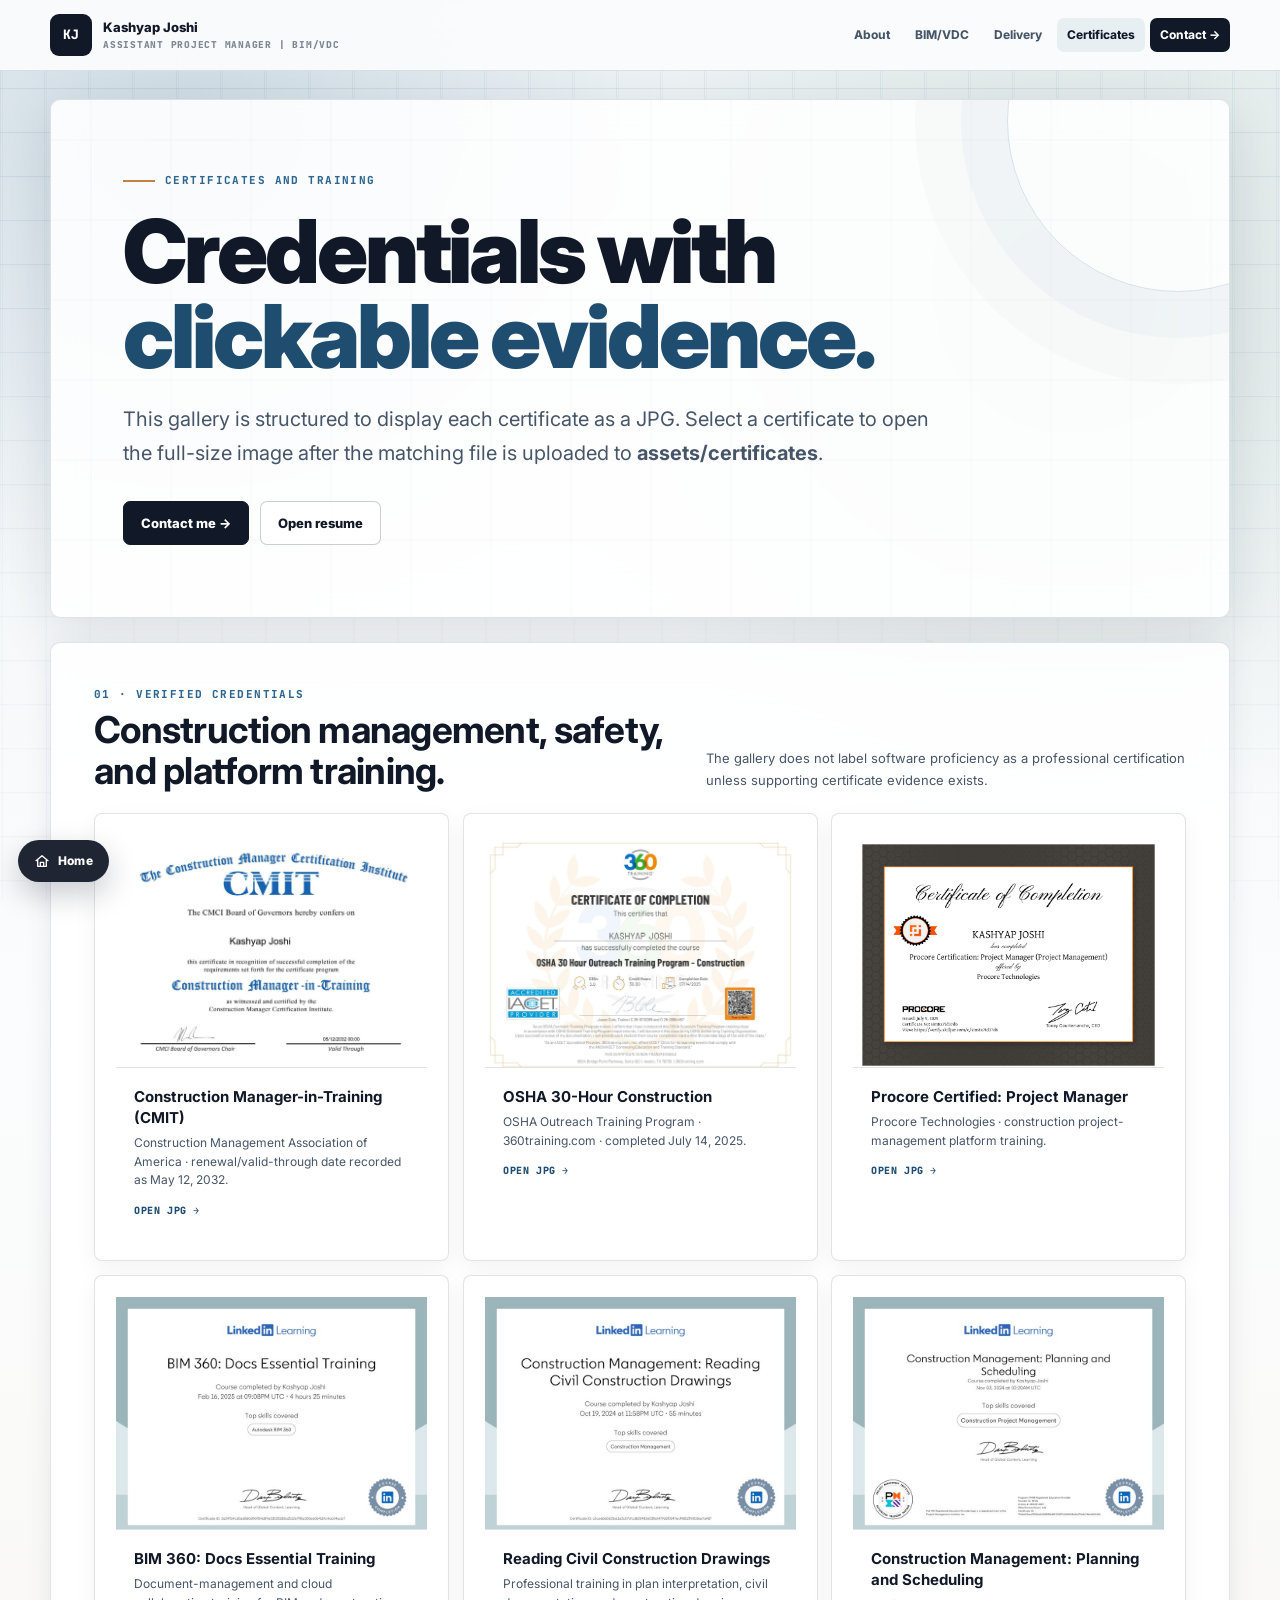
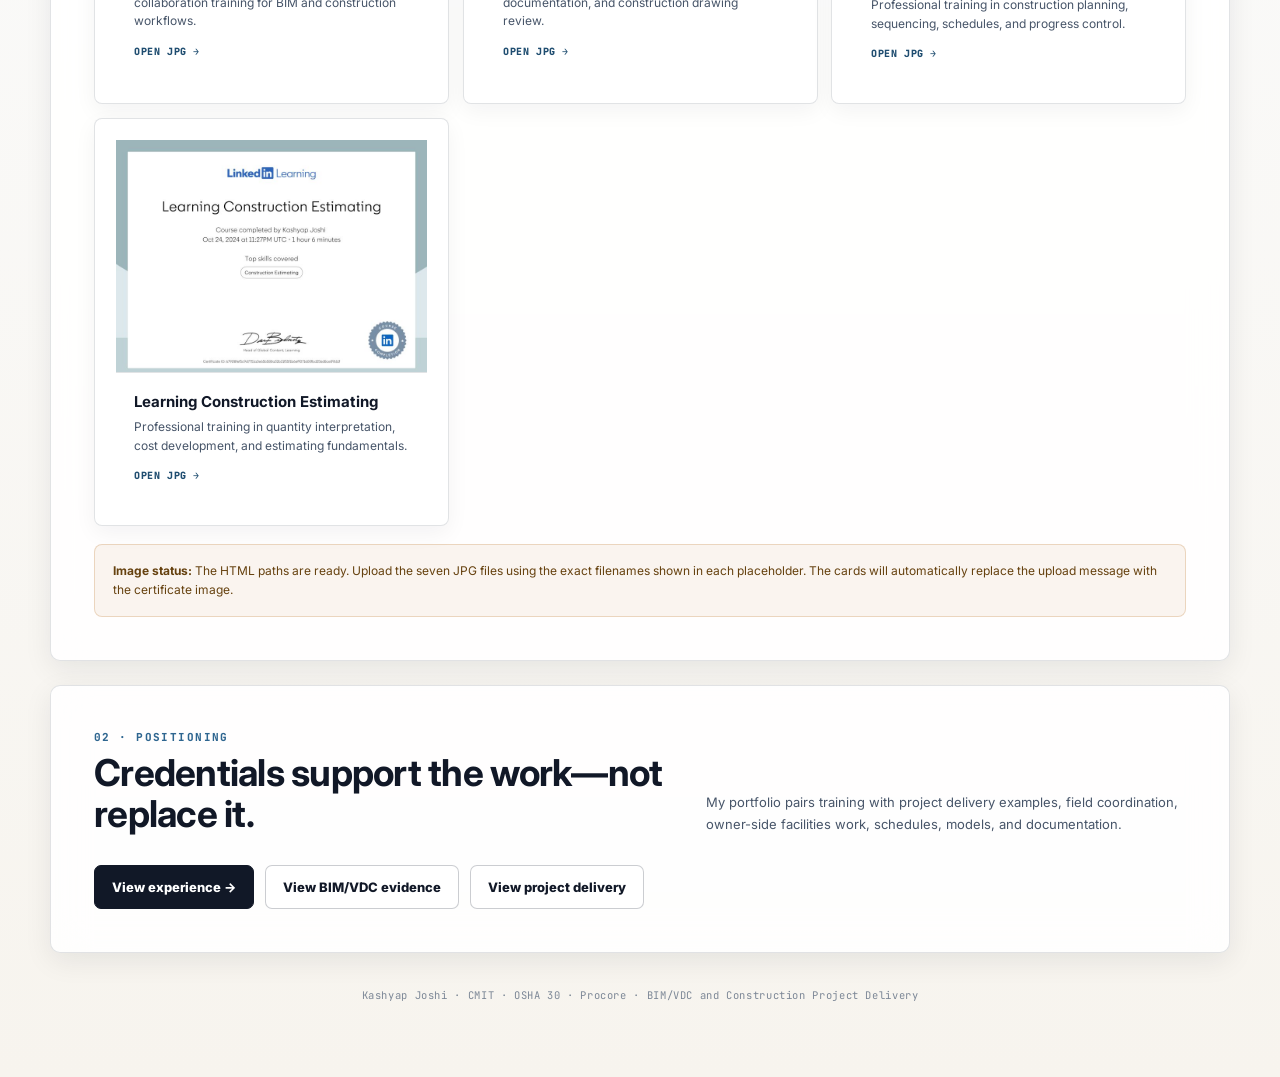
<file: widgets/certifications.html>
<!DOCTYPE html>
<html lang="en">
<head>
  <meta charset="UTF-8">
  <meta name="viewport" content="width=device-width, initial-scale=1.0">
  <title>Certificates — Kashyap Joshi</title>
  <meta name="description" content="Certificate evidence for Kashyap Joshi, including CMIT, OSHA 30, Procore Project Manager, BIM 360 Docs, construction drawings, scheduling, and estimating training.">
  <link rel="preconnect" href="https://fonts.googleapis.com">
  <link rel="preconnect" href="https://fonts.gstatic.com" crossorigin>
  <link href="https://fonts.googleapis.com/css2?family=Inter:wght@400;500;600;700;800;900&family=JetBrains+Mono:wght@500;600;700&display=swap" rel="stylesheet">
  <link rel="stylesheet" href="../assets/portfolio-update.css">
</head>
<body>
<header class="topbar"><div class="shell topbar-inner">
  <a class="brand" href="../index.html"><span class="brand-mark">KJ</span><span class="brand-copy">Kashyap Joshi<span>Assistant Project Manager | BIM/VDC</span></span></a>
  <nav class="nav"><a href="hero-about.html">About</a><a href="bim-showcase.html">BIM/VDC</a><a href="jnk-scheduler.html">Delivery</a><a aria-current="page" href="certifications.html">Certificates</a><a class="nav-cta" href="contact-section.html">Contact →</a></nav>
</div></header>

<main class="shell page">
  <section class="hero">
    <div class="eyebrow">Certificates and Training</div>
    <h1>Credentials with <span class="accent">clickable evidence.</span></h1>
    <p class="lead">This gallery is structured to display each certificate as a JPG. Select a certificate to open the full-size image after the matching file is uploaded to <strong>assets/certificates</strong>.</p>
    <div class="actions"><a class="btn primary" href="contact-section.html">Contact me →</a><a class="btn" href="../assets/documents/kashyap-joshi-vdc-bim-resume-2026.pdf" target="_blank" rel="noopener">Open resume</a></div>
  </section>

  <section class="section panel">
    <div class="section-head"><div><div class="section-kicker">01 · Verified Credentials</div><h2>Construction management, safety, and platform training.</h2></div><p>The gallery does not label software proficiency as a professional certification unless supporting certificate evidence exists.</p></div>
    <div class="cert-grid">
      <article class="cert-card card" id="cmit"><div class="cert-preview"><img src="../assets/certificates/cmit-cmaa.jpg" alt="Construction Manager-in-Training certificate" onerror="this.style.display='none';this.nextElementSibling.style.display='block'"><div class="cert-fallback" style="display:none">Upload:<br>cmit-cmaa.jpg</div></div><div class="cert-body"><h3>Construction Manager-in-Training (CMIT)</h3><p>Construction Management Association of America · renewal/valid-through date recorded as May 12, 2032.</p><a class="cert-link" href="../assets/certificates/cmit-cmaa.jpg" target="_blank" rel="noopener">Open JPG →</a></div></article>
      <article class="cert-card card" id="osha"><div class="cert-preview"><img src="../assets/certificates/osha-30-construction.jpg" alt="OSHA 30-Hour Construction certificate" onerror="this.style.display='none';this.nextElementSibling.style.display='block'"><div class="cert-fallback" style="display:none">Upload:<br>osha-30-construction.jpg</div></div><div class="cert-body"><h3>OSHA 30-Hour Construction</h3><p>OSHA Outreach Training Program · 360training.com · completed July 14, 2025.</p><a class="cert-link" href="../assets/certificates/osha-30-construction.jpg" target="_blank" rel="noopener">Open JPG →</a></div></article>
      <article class="cert-card card" id="procore"><div class="cert-preview"><img src="../assets/certificates/procore-project-manager.jpg" alt="Procore Certified Project Manager certificate" onerror="this.style.display='none';this.nextElementSibling.style.display='block'"><div class="cert-fallback" style="display:none">Upload:<br>procore-project-manager.jpg</div></div><div class="cert-body"><h3>Procore Certified: Project Manager</h3><p>Procore Technologies · construction project-management platform training.</p><a class="cert-link" href="../assets/certificates/procore-project-manager.jpg" target="_blank" rel="noopener">Open JPG →</a></div></article>
      <article class="cert-card card" id="bim360"><div class="cert-preview"><img src="../assets/certificates/bim-360-docs-essential-training.jpg" alt="BIM 360 Docs Essential Training certificate" onerror="this.style.display='none';this.nextElementSibling.style.display='block'"><div class="cert-fallback" style="display:none">Upload:<br>bim-360-docs-essential-training.jpg</div></div><div class="cert-body"><h3>BIM 360: Docs Essential Training</h3><p>Document-management and cloud collaboration training for BIM and construction workflows.</p><a class="cert-link" href="../assets/certificates/bim-360-docs-essential-training.jpg" target="_blank" rel="noopener">Open JPG →</a></div></article>
      <article class="cert-card card" id="drawings"><div class="cert-preview"><img src="../assets/certificates/civil-construction-drawings.jpg" alt="Reading Civil Construction Drawings training certificate" onerror="this.style.display='none';this.nextElementSibling.style.display='block'"><div class="cert-fallback" style="display:none">Upload:<br>civil-construction-drawings.jpg</div></div><div class="cert-body"><h3>Reading Civil Construction Drawings</h3><p>Professional training in plan interpretation, civil documentation, and construction drawing review.</p><a class="cert-link" href="../assets/certificates/civil-construction-drawings.jpg" target="_blank" rel="noopener">Open JPG →</a></div></article>
      <article class="cert-card card" id="scheduling"><div class="cert-preview"><img src="../assets/certificates/construction-planning-scheduling.jpg" alt="Construction Planning and Scheduling training certificate" onerror="this.style.display='none';this.nextElementSibling.style.display='block'"><div class="cert-fallback" style="display:none">Upload:<br>construction-planning-scheduling.jpg</div></div><div class="cert-body"><h3>Construction Management: Planning and Scheduling</h3><p>Professional training in construction planning, sequencing, schedules, and progress control.</p><a class="cert-link" href="../assets/certificates/construction-planning-scheduling.jpg" target="_blank" rel="noopener">Open JPG →</a></div></article>
      <article class="cert-card card" id="estimating"><div class="cert-preview"><img src="../assets/certificates/construction-estimating.jpg" alt="Construction Estimating training certificate" onerror="this.style.display='none';this.nextElementSibling.style.display='block'"><div class="cert-fallback" style="display:none">Upload:<br>construction-estimating.jpg</div></div><div class="cert-body"><h3>Learning Construction Estimating</h3><p>Professional training in quantity interpretation, cost development, and estimating fundamentals.</p><a class="cert-link" href="../assets/certificates/construction-estimating.jpg" target="_blank" rel="noopener">Open JPG →</a></div></article>
    </div>
    <div class="notice"><strong>Image status:</strong> The HTML paths are ready. Upload the seven JPG files using the exact filenames shown in each placeholder. The cards will automatically replace the upload message with the certificate image.</div>
  </section>

  <section class="section panel">
    <div class="section-head"><div><div class="section-kicker">02 · Positioning</div><h2>Credentials support the work—not replace it.</h2></div><p>My portfolio pairs training with project delivery examples, field coordination, owner-side facilities work, schedules, models, and documentation.</p></div>
    <div class="actions"><a class="btn primary" href="hero-about.html">View experience →</a><a class="btn" href="bim-showcase.html">View BIM/VDC evidence</a><a class="btn" href="jnk-scheduler.html">View project delivery</a></div>
  </section>

  <footer class="footer">Kashyap Joshi · CMIT · OSHA 30 · Procore · BIM/VDC and Construction Project Delivery</footer>
</main>
<script src="../assets/portfolio-animations.js"></script>
<script src="../assets/widget-home-button.js"></script>
</body>
</html>
</file>
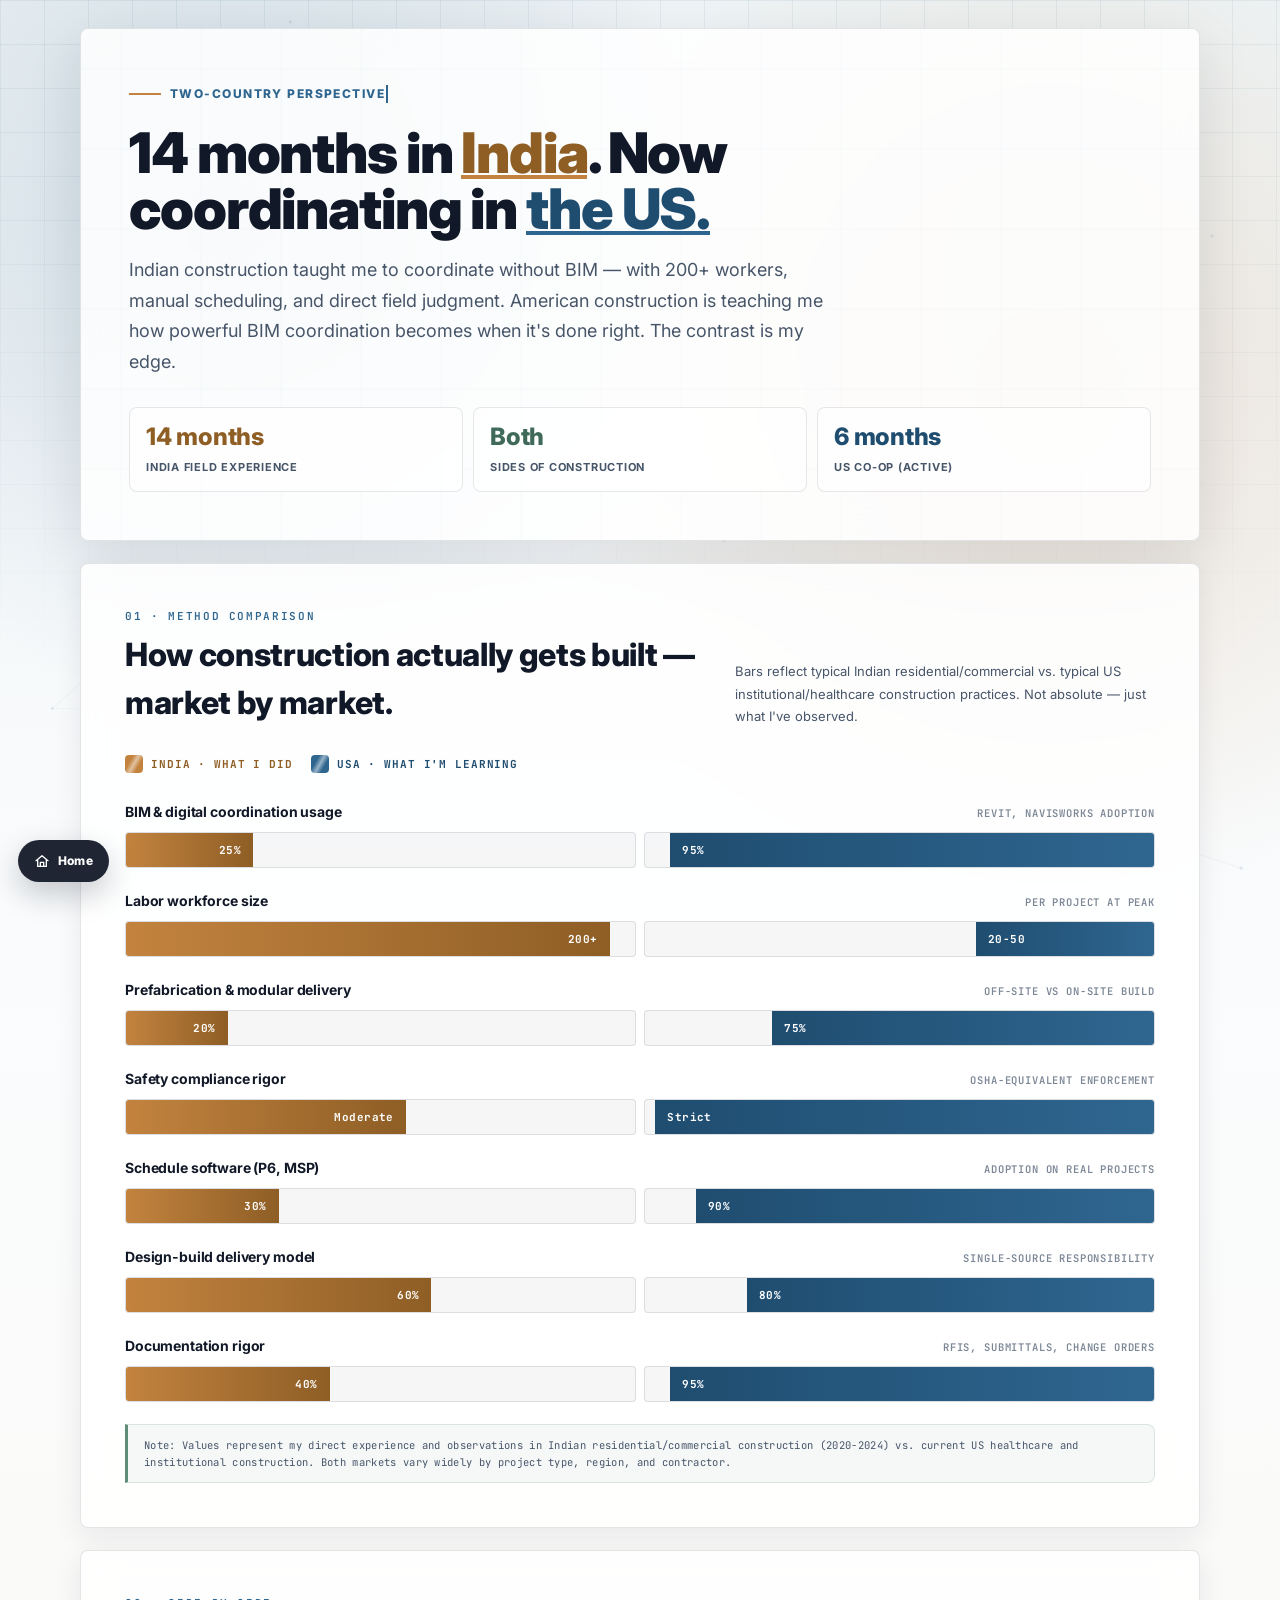
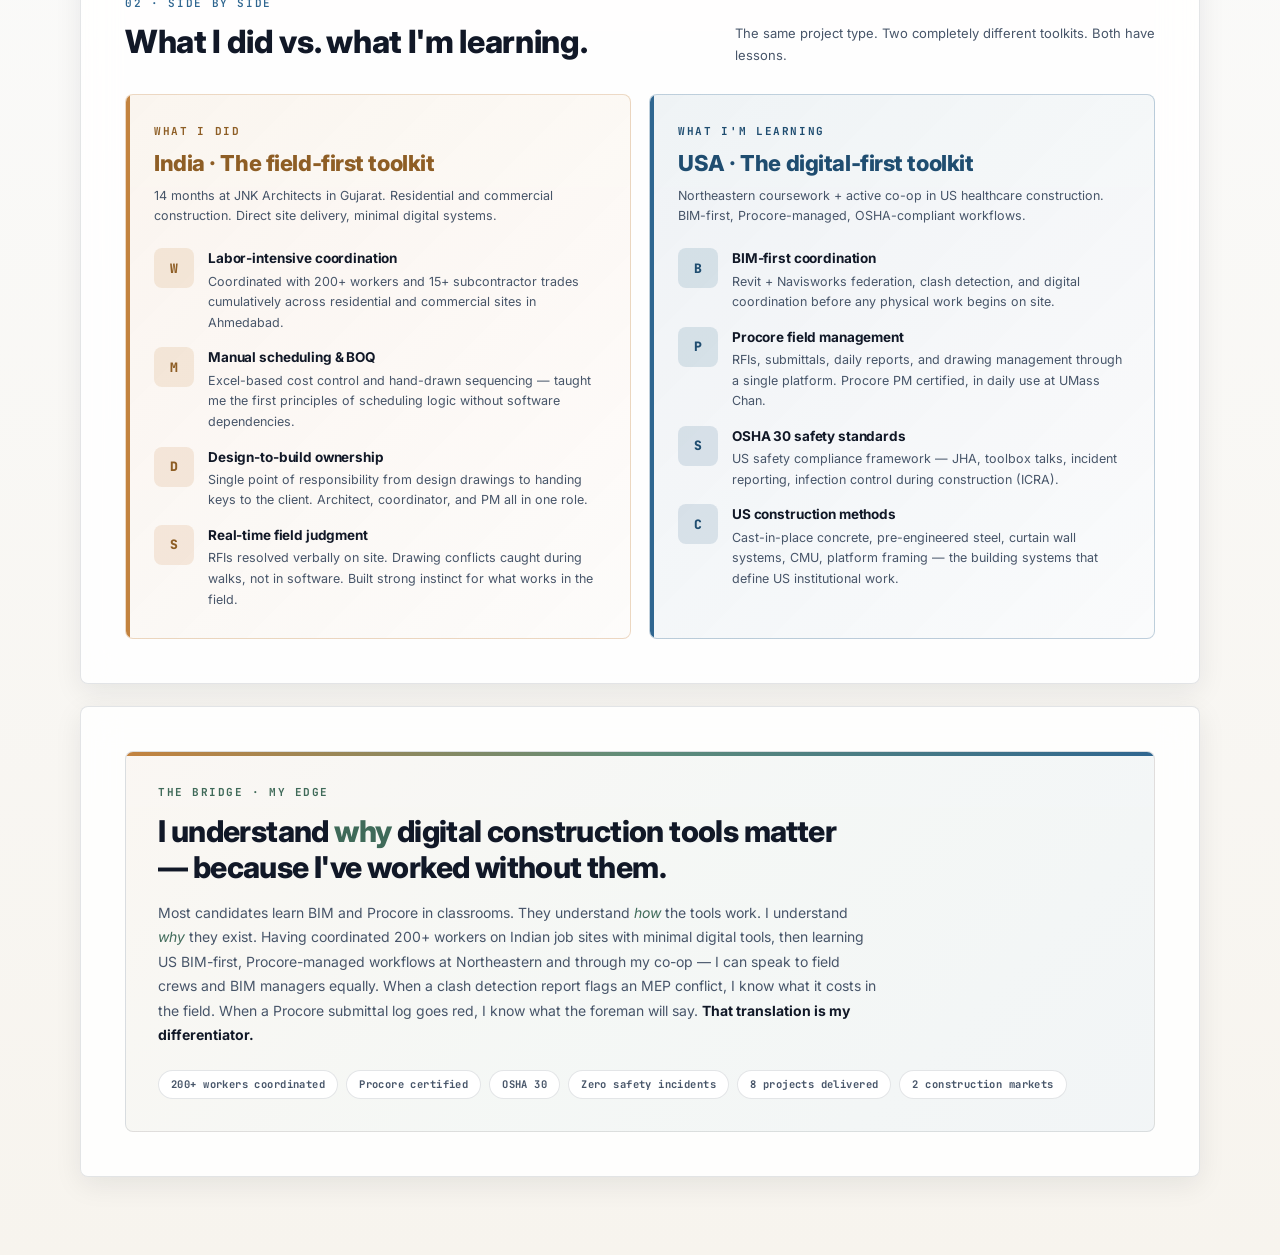
<file: widgets/comparison.html>
<!DOCTYPE html>
<html lang="en">
<head>
<meta charset="UTF-8">
<meta name="viewport" content="width=device-width, initial-scale=1.0">
<title>India vs USA Construction — Kashyap Joshi</title>
<meta name="description" content="Two construction markets, one career. What I learned building in India and what I've added in the US — and why bridging both is my edge.">
<link rel="preconnect" href="https://fonts.googleapis.com">
<link rel="preconnect" href="https://fonts.gstatic.com" crossorigin>
<link href="https://fonts.googleapis.com/css2?family=Inter:wght@300;400;500;600;700;800;900&family=JetBrains+Mono:wght@400;500;600&display=swap" rel="stylesheet">
<style>
:root {
  --ink: #111827;
  --ink-soft: #475569;
  --ink-muted: #7c8796;
  --paper: #fbfcfd;
  --panel: rgba(255,255,255,0.86);
  --line: rgba(30,41,59,0.12);
  --line-strong: rgba(30,41,59,0.22);
  --sage: #5f8d7a;
  --sage-dark: #3f6a59;
  --steel: #2f6690;
  --steel-dark: #1f4d70;
  --amber: #c3833f;
  --brick: #a64b43;
  --india: #c3833f;
  --india-dark: #8e5e25;
  --india-bg: rgba(195,131,63,0.08);
  --india-border: rgba(195,131,63,0.28);
  --usa: #2f6690;
  --usa-dark: #1f4d70;
  --usa-bg: rgba(47,102,144,0.08);
  --usa-border: rgba(47,102,144,0.28);
  --shadow: 0 18px 55px rgba(15,23,42,0.11);
  --shadow-soft: 0 8px 28px rgba(15,23,42,0.08);
  --radius: 8px;
  --ease: cubic-bezier(.16, 1, .3, 1);
  --mono: 'JetBrains Mono', 'SF Mono', Monaco, monospace;
}

* { box-sizing: border-box; margin: 0; padding: 0; }
html { scroll-behavior: smooth; }

body {
  min-height: 100vh;
  font-family: Inter, ui-sans-serif, system-ui, -apple-system, BlinkMacSystemFont, "Segoe UI", sans-serif;
  color: var(--ink);
  background:
    radial-gradient(circle at 18% 8%, rgba(47,102,144,0.18), transparent 30rem),
    radial-gradient(circle at 82% 14%, rgba(195,131,63,0.18), transparent 32rem),
    linear-gradient(180deg, #eef3f5 0%, #fbfcfd 36%, #f7f4ee 100%);
  line-height: 1.5;
  overflow-x: hidden;
  -webkit-font-smoothing: antialiased;
}

body::before {
  content: "";
  position: fixed; inset: 0;
  z-index: -3;
  background-image:
    linear-gradient(rgba(47,102,144,0.08) 1px, transparent 1px),
    linear-gradient(90deg, rgba(47,102,144,0.08) 1px, transparent 1px);
  background-size: 44px 44px;
  mask-image: linear-gradient(to bottom, black 0%, transparent 78%);
}

.sr-only {
  position: absolute; width: 1px; height: 1px; overflow: hidden;
  clip: rect(0,0,0,0); white-space: nowrap;
}

.blueprint-canvas {
  position: fixed; inset: 0;
  z-index: -2;
  pointer-events: none;
  opacity: 0.5;
}

.cursor-light {
  position: fixed; left: 0; top: 0;
  width: 360px; height: 360px;
  border-radius: 50%;
  pointer-events: none;
  z-index: -1;
  opacity: 0;
  transform: translate3d(-50%, -50%, 0);
  background: radial-gradient(circle, rgba(200,131,63,0.16), rgba(95,141,122,0.08) 38%, transparent 70%);
  transition: opacity 300ms ease;
}

.page {
  width: min(1120px, calc(100% - 32px));
  margin: 0 auto;
  padding: 28px 0 56px;
}

/* HEADER */
.widget-header {
  border: 1px solid var(--line);
  background: var(--panel);
  backdrop-filter: blur(18px);
  box-shadow: var(--shadow);
  border-radius: var(--radius);
  padding: clamp(28px, 4vw, 48px);
  margin-bottom: 22px;
  position: relative;
  overflow: hidden;
}
.widget-header::after {
  content: "";
  position: absolute; inset: 0; pointer-events: none;
  background:
    linear-gradient(90deg, transparent 0 39px, rgba(47,102,144,0.07) 40px, transparent 41px),
    linear-gradient(transparent 0 39px, rgba(47,102,144,0.07) 40px, transparent 41px);
  background-size: 80px 80px;
  opacity: 0.4;
}
.widget-header-inner { position: relative; z-index: 1; }

.eyebrow {
  display: inline-flex; align-items: center; gap: 9px;
  color: var(--steel);
  font-size: 12px; font-weight: 800;
  text-transform: uppercase; letter-spacing: .12em;
  margin-bottom: 22px;
}
.eyebrow-line {
  width: 32px; height: 2px;
  background: var(--amber);
  transform: scaleX(0);
  transform-origin: left;
  animation: lineExpand 700ms var(--ease) 200ms forwards;
}
@keyframes lineExpand { to { transform: scaleX(1); } }

.eyebrow-text {
  display: inline-block;
  position: relative;
}
.eyebrow-text::after {
  content: "";
  position: absolute;
  right: -3px;
  top: 0;
  width: 2px;
  height: 100%;
  background: var(--steel);
  animation: caretBlink 700ms steps(2) infinite;
}
.eyebrow-text.done::after {
  opacity: 0;
}
@keyframes caretBlink { 50% { opacity: 0; } }

.widget-title {
  font-size: clamp(34px, 5.5vw, 56px);
  line-height: 1;
  font-weight: 880;
  margin-bottom: 18px;
  letter-spacing: -0.02em;
  max-width: 800px;
  opacity: 0; transform: translateY(30px);
  animation: fadeUp 1000ms var(--ease) 700ms forwards;
}
.widget-title .accent-india {
  color: var(--india-dark);
  position: relative;
  display: inline-block;
}
.widget-title .accent-india::after {
  content: "";
  position: absolute;
  left: 0; bottom: 2px;
  width: 100%; height: 4px;
  background: var(--india);
  transform: scaleX(0);
  transform-origin: left;
  animation: underline 800ms var(--ease) 1500ms forwards;
}
.widget-title .accent-usa {
  color: var(--usa-dark);
  position: relative;
  display: inline-block;
}
.widget-title .accent-usa::after {
  content: "";
  position: absolute;
  left: 0; bottom: 2px;
  width: 100%; height: 4px;
  background: var(--usa);
  transform: scaleX(0);
  transform-origin: left;
  animation: underline 800ms var(--ease) 1900ms forwards;
}
@keyframes underline { to { transform: scaleX(1); } }

.widget-lead {
  max-width: 720px;
  color: var(--ink-soft);
  font-size: clamp(15px, 1.8vw, 18px);
  line-height: 1.7;
  opacity: 0; transform: translateY(20px);
  animation: fadeUp 1000ms var(--ease) 1100ms forwards;
}

@keyframes fadeUp { to { opacity: 1; transform: translateY(0); } }

/* HEADER STATS */
.header-stats {
  display: grid;
  grid-template-columns: repeat(3, 1fr);
  gap: 10px;
  margin-top: 30px;
}
.h-stat {
  padding: 16px;
  border: 1px solid rgba(30,41,59,0.11);
  border-radius: var(--radius);
  background: rgba(255,255,255,0.64);
  opacity: 0; transform: translateY(18px);
  animation: riseIn 760ms var(--ease) forwards;
  transition: transform 350ms var(--ease), box-shadow 350ms ease, border-color 350ms ease;
}
.h-stat:hover {
  transform: translateY(-4px);
  box-shadow: var(--shadow-soft);
  border-color: var(--line-strong);
}
.h-stat:nth-child(1) { animation-delay: 1400ms; }
.h-stat:nth-child(2) { animation-delay: 1500ms; }
.h-stat:nth-child(3) { animation-delay: 1600ms; }
.h-stat b {
  display: block;
  font-size: 24px;
  line-height: 1.1;
  font-weight: 800;
  letter-spacing: -0.01em;
}
.h-stat.india b { color: var(--india-dark); }
.h-stat.usa b { color: var(--usa-dark); }
.h-stat.both b { color: var(--sage-dark); }
.h-stat span {
  display: block;
  margin-top: 8px;
  color: var(--ink-soft);
  font-size: 11px; font-weight: 700;
  text-transform: uppercase;
  letter-spacing: .07em;
}
@keyframes riseIn { to { transform: translateY(0); opacity: 1; } }

/* SECTION */
.section-band {
  padding: clamp(28px, 4vw, 44px);
  margin-bottom: 22px;
  border: 1px solid var(--line);
  background: var(--panel);
  backdrop-filter: blur(18px);
  border-radius: var(--radius);
  box-shadow: var(--shadow-soft);
  opacity: 0;
  transform: translateY(28px);
  transition: opacity 800ms var(--ease), transform 800ms var(--ease);
}
.section-band.visible {
  opacity: 1;
  transform: translateY(0);
}

.section-title {
  display: flex;
  align-items: flex-end;
  justify-content: space-between;
  gap: 18px;
  margin-bottom: 28px;
}
.section-title h2 {
  font-size: clamp(24px, 3vw, 32px);
  font-weight: 800;
  letter-spacing: -0.01em;
}
.section-title .sub {
  max-width: 420px;
  color: var(--ink-soft);
  font-size: 13px;
  line-height: 1.7;
}

.section-num {
  font-family: var(--mono);
  font-size: 11px;
  font-weight: 600;
  color: var(--steel);
  letter-spacing: .15em;
  text-transform: uppercase;
  margin-bottom: 6px;
  display: block;
}

/* COMPARISON BARS */
.legend-row {
  display: flex;
  gap: 18px;
  margin-bottom: 28px;
  flex-wrap: wrap;
}
.legend-item {
  display: flex;
  align-items: center;
  gap: 8px;
  font-family: var(--mono);
  font-size: 11px;
  font-weight: 700;
  letter-spacing: .08em;
  text-transform: uppercase;
}
.legend-swatch {
  width: 18px;
  height: 18px;
  border-radius: 4px;
  position: relative;
  overflow: hidden;
}
.legend-swatch::after {
  content: "";
  position: absolute;
  inset: 0;
  background: linear-gradient(120deg, transparent 30%, rgba(255,255,255,0.5) 50%, transparent 70%);
  animation: shimmer 2.8s ease-in-out infinite;
}
.legend-swatch.india { background: var(--india); }
.legend-swatch.usa { background: var(--usa); }
.legend-swatch.usa::after { animation-delay: 1.4s; }
@keyframes shimmer {
  0%, 100% { transform: translateX(-120%); }
  50% { transform: translateX(120%); }
}
.legend-item.india { color: var(--india-dark); }
.legend-item.usa { color: var(--usa-dark); }

.bars-grid {
  display: grid;
  gap: 22px;
}

.bar-row {
  opacity: 0;
  transform: translateY(16px);
  transition: opacity 600ms var(--ease), transform 600ms var(--ease);
}
.bar-row.visible {
  opacity: 1;
  transform: translateY(0);
}

.bar-label {
  display: flex;
  justify-content: space-between;
  align-items: baseline;
  gap: 12px;
  margin-bottom: 10px;
}
.bar-label-name {
  font-size: 14px;
  font-weight: 700;
  letter-spacing: -0.01em;
}
.bar-label-detail {
  font-family: var(--mono);
  font-size: 10.5px;
  font-weight: 600;
  color: var(--ink-muted);
  letter-spacing: .08em;
  text-transform: uppercase;
}

.bar-pair {
  display: grid;
  grid-template-columns: 1fr 1fr;
  gap: 8px;
  align-items: stretch;
}

.bar-cell {
  position: relative;
  height: 36px;
  border-radius: 4px;
  background: rgba(30,41,59,0.04);
  overflow: hidden;
  border: 1px solid var(--line);
  transition: border-color 250ms ease, transform 250ms var(--ease);
}
.bar-cell:hover {
  transform: scale(1.01);
  border-color: var(--line-strong);
}

.bar-fill {
  position: absolute;
  top: 0; bottom: 0;
  width: 0;
  transition: width 1700ms var(--ease);
  display: flex;
  align-items: center;
  padding: 0 12px;
  overflow: hidden;
}
.bar-fill::after {
  content: "";
  position: absolute;
  inset: 0;
  background: linear-gradient(120deg, transparent 30%, rgba(255,255,255,0.28) 50%, transparent 70%);
  transform: translateX(-100%);
  pointer-events: none;
}
.bar-row.visible .bar-fill::after {
  animation: barShimmer 2.4s var(--ease) 1.6s 1 forwards;
}
@keyframes barShimmer {
  to { transform: translateX(100%); }
}

.bar-row.visible .bar-fill {
  width: var(--fill);
}

.bar-cell.india .bar-fill {
  left: 0;
  background: linear-gradient(90deg, var(--india), var(--india-dark));
  justify-content: flex-end;
  transition-delay: 0ms;
}

.bar-cell.usa .bar-fill {
  right: 0;
  background: linear-gradient(90deg, var(--usa-dark), var(--usa));
  justify-content: flex-start;
  transition-delay: 500ms;
}

.bar-value-label {
  color: white;
  font-family: var(--mono);
  font-size: 11px;
  font-weight: 700;
  letter-spacing: .04em;
  position: relative;
  z-index: 1;
  opacity: 0;
  transition: opacity 500ms var(--ease);
}
.bar-row.visible .bar-cell.india .bar-value-label {
  transition-delay: 1300ms;
  opacity: 1;
}
.bar-row.visible .bar-cell.usa .bar-value-label {
  transition-delay: 1800ms;
  opacity: 1;
}

.bar-disclaimer {
  margin-top: 22px;
  padding: 12px 16px;
  background: rgba(95,141,122,0.06);
  border: 1px solid rgba(95,141,122,0.18);
  border-left: 3px solid var(--sage);
  border-radius: 0 var(--radius) var(--radius) 0;
  font-family: var(--mono);
  font-size: 10.5px;
  color: var(--ink-soft);
  letter-spacing: .03em;
  line-height: 1.6;
}

/* COMPARISON PANELS */
.compare-grid {
  display: grid;
  grid-template-columns: 1fr 1fr;
  gap: 18px;
}

.compare-panel {
  border-radius: var(--radius);
  padding: 28px;
  position: relative;
  overflow: hidden;
  opacity: 0;
  transform: translateY(20px) scale(0.98);
  transition: opacity 800ms var(--ease), transform 800ms var(--ease), box-shadow 350ms ease;
}
.compare-panel.visible {
  opacity: 1;
  transform: translateY(0) scale(1);
}
.compare-panel:nth-child(2) {
  transition-delay: 200ms;
}

.compare-panel.india {
  background: linear-gradient(135deg, var(--india-bg), rgba(195,131,63,0.02));
  border: 1px solid var(--india-border);
}
.compare-panel.usa {
  background: linear-gradient(135deg, var(--usa-bg), rgba(47,102,144,0.02));
  border: 1px solid var(--usa-border);
}

.compare-panel::before {
  content: "";
  position: absolute;
  top: 0; left: 0;
  width: 4px;
  height: 100%;
  transform: scaleY(0);
  transform-origin: top;
  transition: transform 1000ms var(--ease);
}
.compare-panel.india::before { background: var(--india); }
.compare-panel.usa::before { background: var(--usa); }
.compare-panel.visible::before { transform: scaleY(1); }

.panel-eyebrow {
  font-family: var(--mono);
  font-size: 11px;
  font-weight: 700;
  letter-spacing: .15em;
  text-transform: uppercase;
  margin-bottom: 8px;
  opacity: 0;
  transform: translateY(8px);
  transition: opacity 500ms var(--ease) 400ms, transform 500ms var(--ease) 400ms;
}
.compare-panel.visible .panel-eyebrow { opacity: 1; transform: translateY(0); }
.compare-panel.india .panel-eyebrow { color: var(--india-dark); }
.compare-panel.usa .panel-eyebrow { color: var(--usa-dark); }

.panel-title {
  font-size: 22px;
  font-weight: 800;
  letter-spacing: -0.02em;
  margin-bottom: 6px;
  opacity: 0;
  transform: translateY(10px);
  transition: opacity 600ms var(--ease) 500ms, transform 600ms var(--ease) 500ms;
}
.compare-panel.visible .panel-title { opacity: 1; transform: translateY(0); }
.compare-panel.india .panel-title { color: var(--india-dark); }
.compare-panel.usa .panel-title { color: var(--usa-dark); }

.panel-sub {
  font-size: 12.5px;
  color: var(--ink-soft);
  line-height: 1.6;
  margin-bottom: 22px;
  opacity: 0;
  transform: translateY(8px);
  transition: opacity 500ms var(--ease) 700ms, transform 500ms var(--ease) 700ms;
}
.compare-panel.visible .panel-sub { opacity: 1; transform: translateY(0); }

.panel-items {
  display: flex;
  flex-direction: column;
  gap: 14px;
}

.panel-item {
  display: grid;
  grid-template-columns: 40px 1fr;
  gap: 14px;
  align-items: start;
  opacity: 0;
  transform: translateX(-16px);
  transition: opacity 500ms var(--ease), transform 500ms var(--ease);
}
.compare-panel.visible .panel-item { opacity: 1; transform: translateX(0); }
.compare-panel.visible .panel-item:nth-child(1) { transition-delay: 900ms; }
.compare-panel.visible .panel-item:nth-child(2) { transition-delay: 1050ms; }
.compare-panel.visible .panel-item:nth-child(3) { transition-delay: 1200ms; }
.compare-panel.visible .panel-item:nth-child(4) { transition-delay: 1350ms; }

.panel-item-icon {
  width: 40px;
  height: 40px;
  border-radius: 8px;
  display: grid;
  place-items: center;
  font-family: var(--mono);
  font-size: 13px;
  font-weight: 800;
  flex-shrink: 0;
  transition: transform 400ms var(--ease), box-shadow 400ms ease;
}
.panel-item:hover .panel-item-icon {
  transform: scale(1.1) rotate(-4deg);
  box-shadow: 0 6px 18px rgba(0,0,0,0.10);
}
.compare-panel.india .panel-item-icon {
  background: rgba(195,131,63,0.15);
  color: var(--india-dark);
}
.compare-panel.usa .panel-item-icon {
  background: rgba(47,102,144,0.15);
  color: var(--usa-dark);
}

.panel-item-text {
  min-width: 0;
}
.panel-item-title {
  font-size: 13.5px;
  font-weight: 700;
  color: var(--ink);
  letter-spacing: -0.01em;
  margin-bottom: 3px;
}
.panel-item-desc {
  font-size: 12.5px;
  color: var(--ink-soft);
  line-height: 1.65;
}

/* BRIDGE STATEMENT */
.bridge-card {
  padding: 32px;
  border-radius: var(--radius);
  border: 1px solid var(--line);
  background:
    linear-gradient(135deg, rgba(195,131,63,0.06) 0%, rgba(95,141,122,0.06) 50%, rgba(47,102,144,0.06) 100%);
  position: relative;
  overflow: hidden;
  transition: transform 400ms var(--ease), box-shadow 400ms ease;
}
.bridge-card:hover {
  transform: translateY(-3px);
  box-shadow: 0 18px 50px rgba(15,23,42,0.10);
}
.bridge-card::before {
  content: "";
  position: absolute;
  top: 0; left: 0;
  width: 100%;
  height: 4px;
  background: linear-gradient(90deg, var(--india), var(--sage), var(--usa), var(--sage), var(--india));
  background-size: 200% 100%;
  animation: bridgeShimmer 6s ease-in-out infinite;
}
@keyframes bridgeShimmer {
  0%, 100% { background-position: 0% 50%; }
  50% { background-position: 100% 50%; }
}

.bridge-eyebrow {
  font-family: var(--mono);
  font-size: 11px;
  font-weight: 700;
  color: var(--sage-dark);
  letter-spacing: .14em;
  text-transform: uppercase;
  margin-bottom: 12px;
  opacity: 0;
  transform: translateY(10px);
  transition: opacity 600ms var(--ease) 200ms, transform 600ms var(--ease) 200ms;
}
.bridge-card.visible .bridge-eyebrow { opacity: 1; transform: translateY(0); }

.bridge-title {
  font-size: clamp(22px, 3vw, 30px);
  font-weight: 800;
  letter-spacing: -0.02em;
  line-height: 1.2;
  margin-bottom: 16px;
  max-width: 700px;
  opacity: 0;
  transform: translateY(16px);
  transition: opacity 700ms var(--ease) 400ms, transform 700ms var(--ease) 400ms;
}
.bridge-card.visible .bridge-title { opacity: 1; transform: translateY(0); }
.bridge-title .accent-sage { color: var(--sage-dark); }

.bridge-text {
  font-size: 14px;
  color: var(--ink-soft);
  line-height: 1.75;
  max-width: 720px;
  opacity: 0;
  transform: translateY(12px);
  transition: opacity 700ms var(--ease) 600ms, transform 700ms var(--ease) 600ms;
}
.bridge-card.visible .bridge-text { opacity: 1; transform: translateY(0); }
.bridge-text strong { color: var(--ink); font-weight: 700; }
.bridge-text em {
  font-style: italic;
  color: var(--sage-dark);
}

.bridge-tags {
  display: flex;
  flex-wrap: wrap;
  gap: 8px;
  margin-top: 22px;
}
.bridge-tag {
  font-family: var(--mono);
  font-size: 10.5px;
  font-weight: 700;
  padding: 6px 12px;
  background: white;
  border: 1px solid var(--line);
  border-radius: 100px;
  color: var(--ink-soft);
  letter-spacing: .04em;
  opacity: 0;
  transform: translateY(8px) scale(0.92);
  transition: opacity 400ms var(--ease), transform 400ms var(--ease), background 250ms ease, color 250ms ease;
  cursor: default;
}
.bridge-tag:hover {
  background: var(--ink);
  color: white;
  transform: translateY(-2px) scale(1) !important;
}
.bridge-card.visible .bridge-tag { opacity: 1; transform: translateY(0) scale(1); }
.bridge-card.visible .bridge-tag:nth-child(1) { transition-delay: 900ms; }
.bridge-card.visible .bridge-tag:nth-child(2) { transition-delay: 980ms; }
.bridge-card.visible .bridge-tag:nth-child(3) { transition-delay: 1060ms; }
.bridge-card.visible .bridge-tag:nth-child(4) { transition-delay: 1140ms; }
.bridge-card.visible .bridge-tag:nth-child(5) { transition-delay: 1220ms; }
.bridge-card.visible .bridge-tag:nth-child(6) { transition-delay: 1300ms; }

/* MOBILE */
@media (max-width: 768px) {
  .header-stats { grid-template-columns: 1fr; }
  .compare-grid { grid-template-columns: 1fr; }
  .bar-pair { grid-template-columns: 1fr; gap: 6px; }
  .bar-cell { height: 28px; }
}

@media (max-width: 620px) {
  .page { width: min(100% - 22px, 1120px); padding-top: 14px; }
  .widget-header { padding: 22px; }
  .section-band { padding: 22px 16px; }
  .compare-panel { padding: 20px; }
  .panel-title { font-size: 19px; }
  .bridge-card { padding: 22px; }
  .section-title { flex-direction: column; align-items: flex-start; gap: 8px; }
  .section-title .sub { max-width: 100%; }
}

@media (prefers-reduced-motion: reduce) {
  *, *::before, *::after {
    animation-duration: 0.01ms !important;
    animation-iteration-count: 1 !important;
    transition-duration: 0.01ms !important;
  }
}
</style>
</head>
<body>
<canvas class="blueprint-canvas" aria-hidden="true"></canvas>
<div class="cursor-light" aria-hidden="true"></div>

<div class="page">
  <h2 class="sr-only">India vs USA construction comparison — Kashyap Joshi</h2>

  <header class="widget-header">
    <div class="widget-header-inner">
      <div class="eyebrow">
        <span class="eyebrow-line"></span>
        <span class="eyebrow-text" id="eyebrowText"></span>
      </div>
      <h1 class="widget-title">14 months in <span class="accent-india">India</span>. Now coordinating in <span class="accent-usa">the US.</span></h1>
      <p class="widget-lead">
        Indian construction taught me to coordinate without BIM &mdash; with 200+ workers, manual scheduling, and direct field judgment. American construction is teaching me how powerful BIM coordination becomes when it's done right. The contrast is my edge.
      </p>

      <div class="header-stats">
        <div class="h-stat india"><b data-count="14" data-suffix=" months">0</b><span>India field experience</span></div>
        <div class="h-stat both"><b>Both</b><span>Sides of construction</span></div>
        <div class="h-stat usa"><b data-count="6" data-suffix=" months">0</b><span>US co-op (active)</span></div>
      </div>
    </div>
  </header>

  <section class="section-band">
    <div class="section-title">
      <div>
        <span class="section-num">01 &middot; Method Comparison</span>
        <h2>How construction actually gets built &mdash; market by market.</h2>
      </div>
      <p class="sub">Bars reflect typical Indian residential/commercial vs. typical US institutional/healthcare construction practices. Not absolute &mdash; just what I've observed.</p>
    </div>

    <div class="legend-row">
      <div class="legend-item india"><span class="legend-swatch india"></span>India &middot; what I did</div>
      <div class="legend-item usa"><span class="legend-swatch usa"></span>USA &middot; what I'm learning</div>
    </div>

    <div class="bars-grid" id="barsGrid"></div>

    <div class="bar-disclaimer">
      Note: Values represent my direct experience and observations in Indian residential/commercial construction (2020-2024) vs. current US healthcare and institutional construction. Both markets vary widely by project type, region, and contractor.
    </div>
  </section>

  <section class="section-band">
    <div class="section-title">
      <div>
        <span class="section-num">02 &middot; Side by Side</span>
        <h2>What I did vs. what I'm learning.</h2>
      </div>
      <p class="sub">The same project type. Two completely different toolkits. Both have lessons.</p>
    </div>

    <div class="compare-grid" id="compareGrid"></div>
  </section>

  <section class="section-band">
    <div class="bridge-card" id="bridgeCard">
      <div class="bridge-eyebrow">The Bridge &middot; My Edge</div>
      <div class="bridge-title">
        I understand <span class="accent-sage">why</span> digital construction tools matter &mdash; because I've worked without them.
      </div>
      <p class="bridge-text">
        Most candidates learn BIM and Procore in classrooms. They understand <em>how</em> the tools work. I understand <em>why</em> they exist. Having coordinated 200+ workers on Indian job sites with minimal digital tools, then learning US BIM-first, Procore-managed workflows at Northeastern and through my co-op &mdash; I can speak to field crews and BIM managers equally. When a clash detection report flags an MEP conflict, I know what it costs in the field. When a Procore submittal log goes red, I know what the foreman will say. <strong>That translation is my differentiator.</strong>
      </p>
      <div class="bridge-tags">
        <span class="bridge-tag">200+ workers coordinated</span>
        <span class="bridge-tag">Procore certified</span>
        <span class="bridge-tag">OSHA 30</span>
        <span class="bridge-tag">Zero safety incidents</span>
        <span class="bridge-tag">8 projects delivered</span>
        <span class="bridge-tag">2 construction markets</span>
      </div>
    </div>
  </section>
</div>

<script>
const BARS = [
  { label: "BIM &amp; digital coordination usage", detail: "Revit, Navisworks adoption", india: 25, usa: 95, indiaVal: "25%", usaVal: "95%" },
  { label: "Labor workforce size", detail: "Per project at peak", india: 95, usa: 35, indiaVal: "200+", usaVal: "20-50" },
  { label: "Prefabrication &amp; modular delivery", detail: "Off-site vs on-site build", india: 20, usa: 75, indiaVal: "20%", usaVal: "75%" },
  { label: "Safety compliance rigor", detail: "OSHA-equivalent enforcement", india: 55, usa: 98, indiaVal: "Moderate", usaVal: "Strict" },
  { label: "Schedule software (P6, MSP)", detail: "Adoption on real projects", india: 30, usa: 90, indiaVal: "30%", usaVal: "90%" },
  { label: "Design-build delivery model", detail: "Single-source responsibility", india: 60, usa: 80, indiaVal: "60%", usaVal: "80%" },
  { label: "Documentation rigor", detail: "RFIs, submittals, change orders", india: 40, usa: 95, indiaVal: "40%", usaVal: "95%" }
];

const COMP = [
  {
    side: "india",
    eyebrow: "What I did",
    title: "India &middot; The field-first toolkit",
    sub: "14 months at JNK Architects in Gujarat. Residential and commercial construction. Direct site delivery, minimal digital systems.",
    items: [
      { icon: "W", title: "Labor-intensive coordination", desc: "Coordinated with 200+ workers and 15+ subcontractor trades cumulatively across residential and commercial sites in Ahmedabad." },
      { icon: "M", title: "Manual scheduling &amp; BOQ", desc: "Excel-based cost control and hand-drawn sequencing &mdash; taught me the first principles of scheduling logic without software dependencies." },
      { icon: "D", title: "Design-to-build ownership", desc: "Single point of responsibility from design drawings to handing keys to the client. Architect, coordinator, and PM all in one role." },
      { icon: "S", title: "Real-time field judgment", desc: "RFIs resolved verbally on site. Drawing conflicts caught during walks, not in software. Built strong instinct for what works in the field." }
    ]
  },
  {
    side: "usa",
    eyebrow: "What I'm learning",
    title: "USA &middot; The digital-first toolkit",
    sub: "Northeastern coursework + active co-op in US healthcare construction. BIM-first, Procore-managed, OSHA-compliant workflows.",
    items: [
      { icon: "B", title: "BIM-first coordination", desc: "Revit + Navisworks federation, clash detection, and digital coordination before any physical work begins on site." },
      { icon: "P", title: "Procore field management", desc: "RFIs, submittals, daily reports, and drawing management through a single platform. Procore PM certified, in daily use at UMass Chan." },
      { icon: "S", title: "OSHA 30 safety standards", desc: "US safety compliance framework &mdash; JHA, toolbox talks, incident reporting, infection control during construction (ICRA)." },
      { icon: "C", title: "US construction methods", desc: "Cast-in-place concrete, pre-engineered steel, curtain wall systems, CMU, platform framing &mdash; the building systems that define US institutional work." }
    ]
  }
];

const reduceMotion = window.matchMedia("(prefers-reduced-motion: reduce)").matches;
const isTouch = window.matchMedia("(hover: none)").matches;
const isSmallScreen = window.innerWidth < 768;

// Typewriter effect for eyebrow
const eyebrowText = "Two-Country Perspective";
const eyebrowEl = document.getElementById("eyebrowText");
if (reduceMotion) {
  eyebrowEl.textContent = eyebrowText;
  eyebrowEl.classList.add("done");
} else {
  let typed = 0;
  function typeWriter() {
    if (typed <= eyebrowText.length) {
      eyebrowEl.textContent = eyebrowText.substring(0, typed);
      typed++;
      setTimeout(typeWriter, 55);
    } else {
      setTimeout(() => eyebrowEl.classList.add("done"), 1200);
    }
  }
  setTimeout(typeWriter, 300);
}

// Render bars
document.getElementById("barsGrid").innerHTML = BARS.map((b, i) => `
  <div class="bar-row" data-index="${i}">
    <div class="bar-label">
      <div class="bar-label-name">${b.label}</div>
      <div class="bar-label-detail">${b.detail}</div>
    </div>
    <div class="bar-pair">
      <div class="bar-cell india">
        <div class="bar-fill" style="--fill:${b.india}%">
          <span class="bar-value-label">${b.indiaVal}</span>
        </div>
      </div>
      <div class="bar-cell usa">
        <div class="bar-fill" style="--fill:${b.usa}%">
          <span class="bar-value-label">${b.usaVal}</span>
        </div>
      </div>
    </div>
  </div>
`).join("");

// Render comparison panels
document.getElementById("compareGrid").innerHTML = COMP.map(c => `
  <div class="compare-panel ${c.side}">
    <div class="panel-eyebrow">${c.eyebrow}</div>
    <div class="panel-title">${c.title}</div>
    <div class="panel-sub">${c.sub}</div>
    <div class="panel-items">
      ${c.items.map(item => `
        <div class="panel-item">
          <div class="panel-item-icon">${item.icon}</div>
          <div class="panel-item-text">
            <div class="panel-item-title">${item.title}</div>
            <div class="panel-item-desc">${item.desc}</div>
          </div>
        </div>
      `).join("")}
    </div>
  </div>
`).join("");

// Intersection observers
const observer = new IntersectionObserver((entries) => {
  entries.forEach(entry => {
    if (!entry.isIntersecting) return;
    
    if (entry.target.classList.contains("bar-row")) {
      const idx = parseInt(entry.target.dataset.index);
      setTimeout(() => entry.target.classList.add("visible"), reduceMotion ? 0 : idx * 130);
    } else if (entry.target.classList.contains("compare-panel")) {
      entry.target.classList.add("visible");
    } else if (entry.target.classList.contains("section-band")) {
      entry.target.classList.add("visible");
    } else if (entry.target.id === "bridgeCard") {
      entry.target.classList.add("visible");
    }
    
    observer.unobserve(entry.target);
  });
}, { threshold: 0.12 });

document.querySelectorAll(".bar-row, .compare-panel, .section-band, #bridgeCard").forEach(el => observer.observe(el));

// Animated number counters
function animateCount(el) {
  const target = Number(el.dataset.count || 0);
  const suffix = el.dataset.suffix || "";
  const duration = reduceMotion ? 1 : 1600;
  const start = performance.now();
  function tick(now) {
    const progress = Math.min((now - start) / duration, 1);
    const eased = 1 - Math.pow(1 - progress, 3);
    const value = Math.floor(eased * target);
    el.textContent = value + suffix;
    if (progress < 1) requestAnimationFrame(tick);
  }
  requestAnimationFrame(tick);
}

const metricObserver = new IntersectionObserver((entries) => {
  entries.forEach(entry => {
    if (!entry.isIntersecting) return;
    entry.target.querySelectorAll("[data-count]").forEach(animateCount);
    metricObserver.unobserve(entry.target);
  });
}, { threshold: 0.4 });

document.querySelectorAll(".header-stats").forEach(el => metricObserver.observe(el));

// 3D tilt on compare panels and bridge card
if (!isTouch && !reduceMotion) {
  document.querySelectorAll(".compare-panel, .bridge-card").forEach(card => {
    card.addEventListener("pointermove", (event) => {
      const rect = card.getBoundingClientRect();
      const x = (event.clientX - rect.left) / rect.width - 0.5;
      const y = (event.clientY - rect.top) / rect.height - 0.5;
      card.style.transform = `perspective(1000px) rotateX(${y * -2}deg) rotateY(${x * 2.5}deg) translateY(-3px)`;
    });
    card.addEventListener("pointerleave", () => {
      card.style.transform = "";
    });
  });
}

// Cursor light
if (!isTouch && !reduceMotion) {
  const light = document.querySelector(".cursor-light");
  window.addEventListener("pointermove", (e) => {
    light.style.opacity = "1";
    light.style.left = `${e.clientX}px`;
    light.style.top = `${e.clientY}px`;
  });
}

// Blueprint canvas
if (!isSmallScreen && !isTouch && !reduceMotion) {
  const canvas = document.querySelector(".blueprint-canvas");
  const ctx = canvas.getContext("2d");
  let points = [];
  function resizeCanvas() {
    const ratio = Math.min(window.devicePixelRatio || 1, 2);
    canvas.width = Math.floor(innerWidth * ratio);
    canvas.height = Math.floor(innerHeight * ratio);
    canvas.style.width = `${innerWidth}px`;
    canvas.style.height = `${innerHeight}px`;
    ctx.setTransform(ratio, 0, 0, ratio, 0, 0);
    points = Array.from({ length: Math.max(20, Math.floor(innerWidth / 42)) }, () => ({
      x: Math.random() * innerWidth, y: Math.random() * innerHeight,
      vx: (Math.random() - 0.5) * 0.32, vy: (Math.random() - 0.5) * 0.32
    }));
  }
  function drawBlueprint() {
    ctx.clearRect(0, 0, innerWidth, innerHeight);
    ctx.lineWidth = 1;
    points.forEach((p, i) => {
      p.x += p.vx; p.y += p.vy;
      if (p.x < -20 || p.x > innerWidth + 20) p.vx *= -1;
      if (p.y < -20 || p.y > innerHeight + 20) p.vy *= -1;
      for (let j = i + 1; j < points.length; j++) {
        const q = points[j];
        const dx = p.x - q.x; const dy = p.y - q.y;
        const dist = Math.hypot(dx, dy);
        if (dist < 155) {
          ctx.strokeStyle = `rgba(47,102,144,${(1 - dist / 155) * 0.18})`;
          ctx.beginPath();
          ctx.moveTo(p.x, p.y); ctx.lineTo(q.x, q.y);
          ctx.stroke();
        }
      }
      ctx.fillStyle = "rgba(47,102,144,0.22)";
      ctx.beginPath();
      ctx.arc(p.x, p.y, 1.7, 0, Math.PI * 2);
      ctx.fill();
    });
    requestAnimationFrame(drawBlueprint);
  }
  resizeCanvas();
  drawBlueprint();
  window.addEventListener("resize", resizeCanvas);
} else {
  document.querySelector(".blueprint-canvas").style.display = "none";
}
</script>
<script src="../assets/widget-home-button.js"></script>
</body>
</html>
</file>
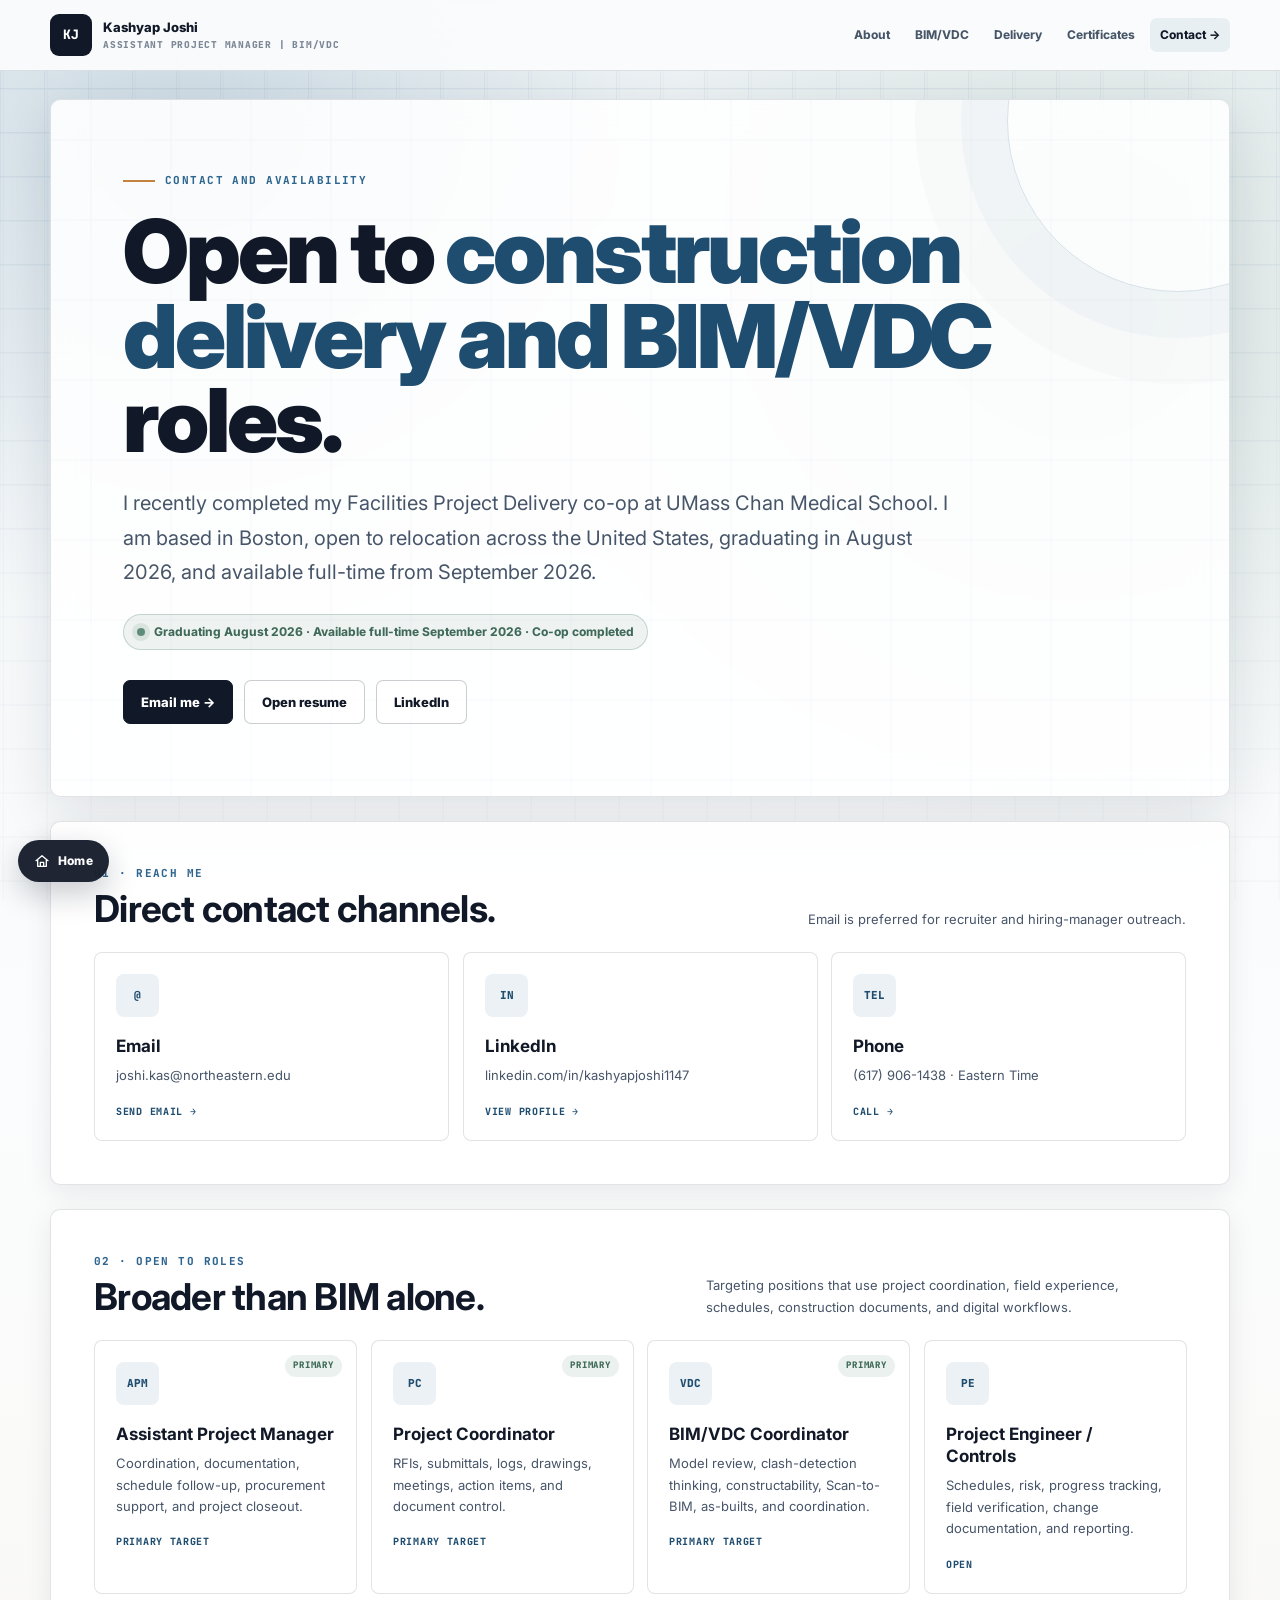
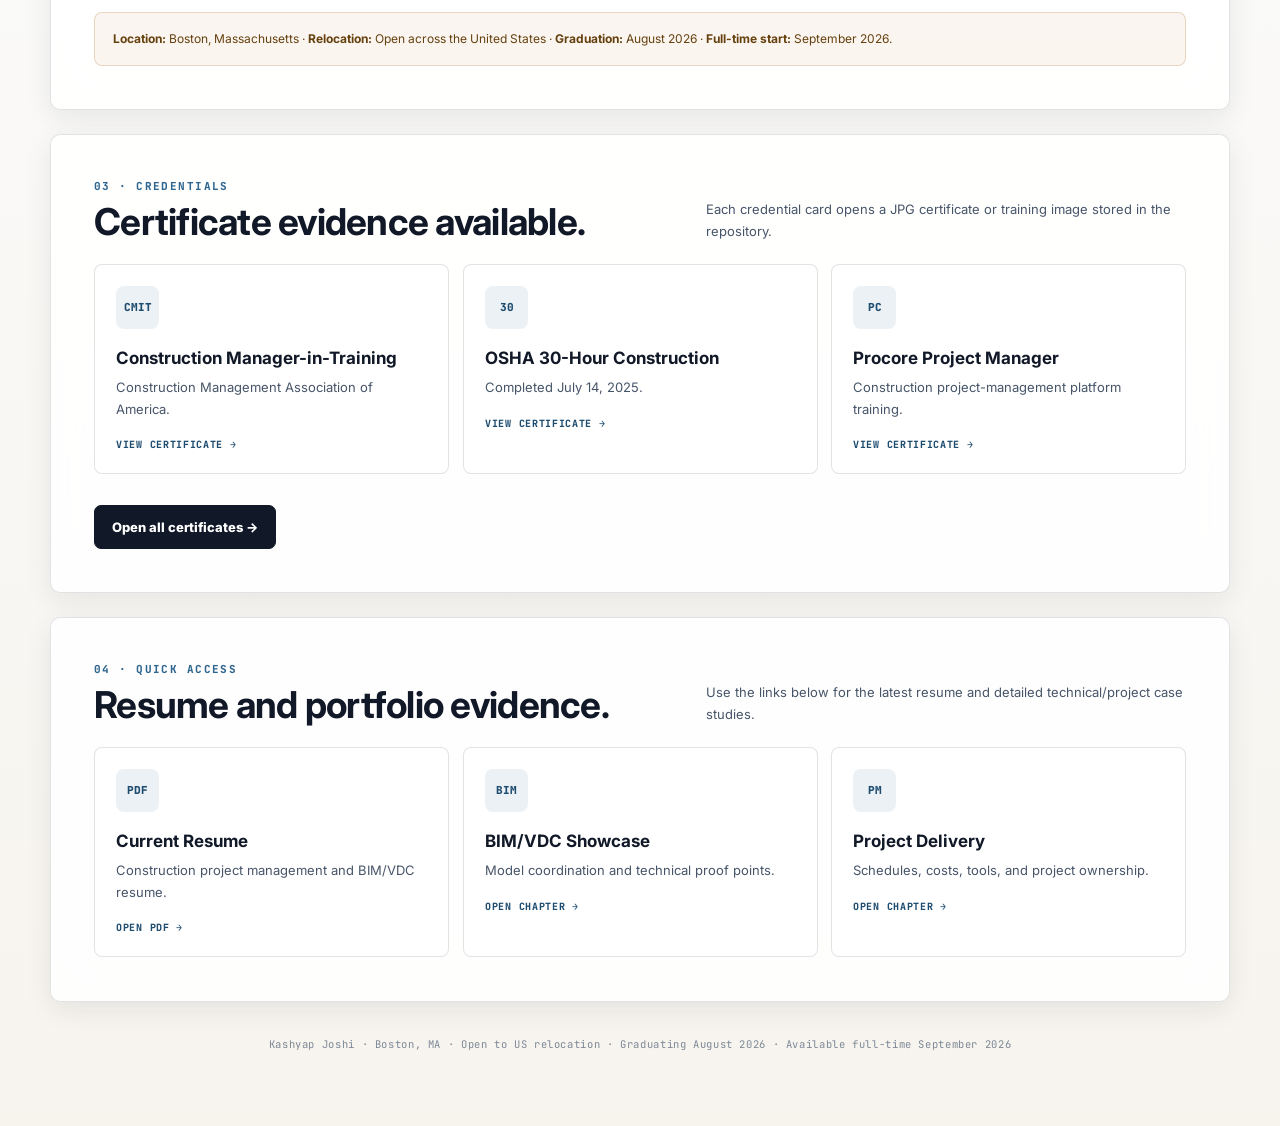
<file: widgets/contact-section.html>
<!DOCTYPE html>
<html lang="en">
<head>
  <meta charset="UTF-8">
  <meta name="viewport" content="width=device-width, initial-scale=1.0">
  <title>Contact — Kashyap Joshi | Assistant Project Manager | BIM/VDC</title>
  <meta name="description" content="Contact Kashyap Joshi for Assistant Project Manager, Project Coordinator, Project Engineer, BIM/VDC, project controls, and facilities delivery roles. Available September 2026.">
  <link rel="preconnect" href="https://fonts.googleapis.com">
  <link rel="preconnect" href="https://fonts.gstatic.com" crossorigin>
  <link href="https://fonts.googleapis.com/css2?family=Inter:wght@400;500;600;700;800;900&family=JetBrains+Mono:wght@500;600;700&display=swap" rel="stylesheet">
  <link rel="stylesheet" href="../assets/portfolio-update.css">
</head>
<body>
<header class="topbar"><div class="shell topbar-inner">
  <a class="brand" href="../index.html"><span class="brand-mark">KJ</span><span class="brand-copy">Kashyap Joshi<span>Assistant Project Manager | BIM/VDC</span></span></a>
  <nav class="nav"><a href="hero-about.html">About</a><a href="bim-showcase.html">BIM/VDC</a><a href="jnk-scheduler.html">Delivery</a><a href="certifications.html">Certificates</a><a class="nav-cta" aria-current="page" href="contact-section.html">Contact →</a></nav>
</div></header>

<main class="shell page">
  <section class="hero">
    <div class="eyebrow">Contact and Availability</div>
    <h1>Open to <span class="accent">construction delivery and BIM/VDC</span> roles.</h1>
    <p class="lead">I recently completed my Facilities Project Delivery co-op at UMass Chan Medical School. I am based in Boston, open to relocation across the United States, graduating in August 2026, and available full-time from September 2026.</p>
    <div class="status-line"><span class="status-dot"></span>Graduating August 2026 · Available full-time September 2026 · Co-op completed</div>
    <div class="actions"><a class="btn primary" href="mailto:joshi.kas@northeastern.edu?subject=Construction%20Opportunity%20for%20Kashyap%20Joshi">Email me →</a><a class="btn" href="../assets/documents/kashyap-joshi-vdc-bim-resume-2026.pdf" target="_blank" rel="noopener">Open resume</a><a class="btn" href="https://linkedin.com/in/kashyapjoshi1147" target="_blank" rel="noopener">LinkedIn</a></div>
  </section>

  <section class="section panel">
    <div class="section-head"><div><div class="section-kicker">01 · Reach Me</div><h2>Direct contact channels.</h2></div><p>Email is preferred for recruiter and hiring-manager outreach.</p></div>
    <div class="grid three">
      <a class="card" href="mailto:joshi.kas@northeastern.edu"><div class="card-icon">@</div><h3>Email</h3><p>joshi.kas@northeastern.edu</p><div class="card-meta">Send email →</div></a>
      <a class="card" href="https://linkedin.com/in/kashyapjoshi1147" target="_blank" rel="noopener"><div class="card-icon">IN</div><h3>LinkedIn</h3><p>linkedin.com/in/kashyapjoshi1147</p><div class="card-meta">View profile →</div></a>
      <a class="card" href="tel:+16179061438"><div class="card-icon">TEL</div><h3>Phone</h3><p>(617) 906-1438 · Eastern Time</p><div class="card-meta">Call →</div></a>
    </div>
  </section>

  <section class="section panel">
    <div class="section-head"><div><div class="section-kicker">02 · Open to Roles</div><h2>Broader than BIM alone.</h2></div><p>Targeting positions that use project coordination, field experience, schedules, construction documents, and digital workflows.</p></div>
    <div class="grid four">
      <article class="card role-card primary"><div class="card-icon">APM</div><h3>Assistant Project Manager</h3><p>Coordination, documentation, schedule follow-up, procurement support, and project closeout.</p><div class="card-meta">Primary target</div></article>
      <article class="card role-card primary"><div class="card-icon">PC</div><h3>Project Coordinator</h3><p>RFIs, submittals, logs, drawings, meetings, action items, and document control.</p><div class="card-meta">Primary target</div></article>
      <article class="card role-card primary"><div class="card-icon">VDC</div><h3>BIM/VDC Coordinator</h3><p>Model review, clash-detection thinking, constructability, Scan-to-BIM, as-builts, and coordination.</p><div class="card-meta">Primary target</div></article>
      <article class="card role-card"><div class="card-icon">PE</div><h3>Project Engineer / Controls</h3><p>Schedules, risk, progress tracking, field verification, change documentation, and reporting.</p><div class="card-meta">Open</div></article>
    </div>
    <div class="notice"><strong>Location:</strong> Boston, Massachusetts · <strong>Relocation:</strong> Open across the United States · <strong>Graduation:</strong> August 2026 · <strong>Full-time start:</strong> September 2026.</div>
  </section>

  <section class="section panel">
    <div class="section-head"><div><div class="section-kicker">03 · Credentials</div><h2>Certificate evidence available.</h2></div><p>Each credential card opens a JPG certificate or training image stored in the repository.</p></div>
    <div class="grid three">
      <a class="card" href="certifications.html#cmit"><div class="card-icon">CMIT</div><h3>Construction Manager-in-Training</h3><p>Construction Management Association of America.</p><div class="card-meta">View certificate →</div></a>
      <a class="card" href="certifications.html#osha"><div class="card-icon">30</div><h3>OSHA 30-Hour Construction</h3><p>Completed July 14, 2025.</p><div class="card-meta">View certificate →</div></a>
      <a class="card" href="certifications.html#procore"><div class="card-icon">PC</div><h3>Procore Project Manager</h3><p>Construction project-management platform training.</p><div class="card-meta">View certificate →</div></a>
    </div>
    <div class="actions"><a class="btn primary" href="certifications.html">Open all certificates →</a></div>
  </section>

  <section class="section panel">
    <div class="section-head"><div><div class="section-kicker">04 · Quick Access</div><h2>Resume and portfolio evidence.</h2></div><p>Use the links below for the latest resume and detailed technical/project case studies.</p></div>
    <div class="grid three">
      <a class="card" href="../assets/documents/kashyap-joshi-vdc-bim-resume-2026.pdf" target="_blank" rel="noopener"><div class="card-icon">PDF</div><h3>Current Resume</h3><p>Construction project management and BIM/VDC resume.</p><div class="card-meta">Open PDF →</div></a>
      <a class="card" href="bim-showcase.html"><div class="card-icon">BIM</div><h3>BIM/VDC Showcase</h3><p>Model coordination and technical proof points.</p><div class="card-meta">Open chapter →</div></a>
      <a class="card" href="jnk-scheduler.html"><div class="card-icon">PM</div><h3>Project Delivery</h3><p>Schedules, costs, tools, and project ownership.</p><div class="card-meta">Open chapter →</div></a>
    </div>
  </section>

  <footer class="footer">Kashyap Joshi · Boston, MA · Open to US relocation · Graduating August 2026 · Available full-time September 2026</footer>
</main>
<script src="../assets/portfolio-animations.js"></script>
<script src="../assets/widget-home-button.js"></script>
</body>
</html>
</file>
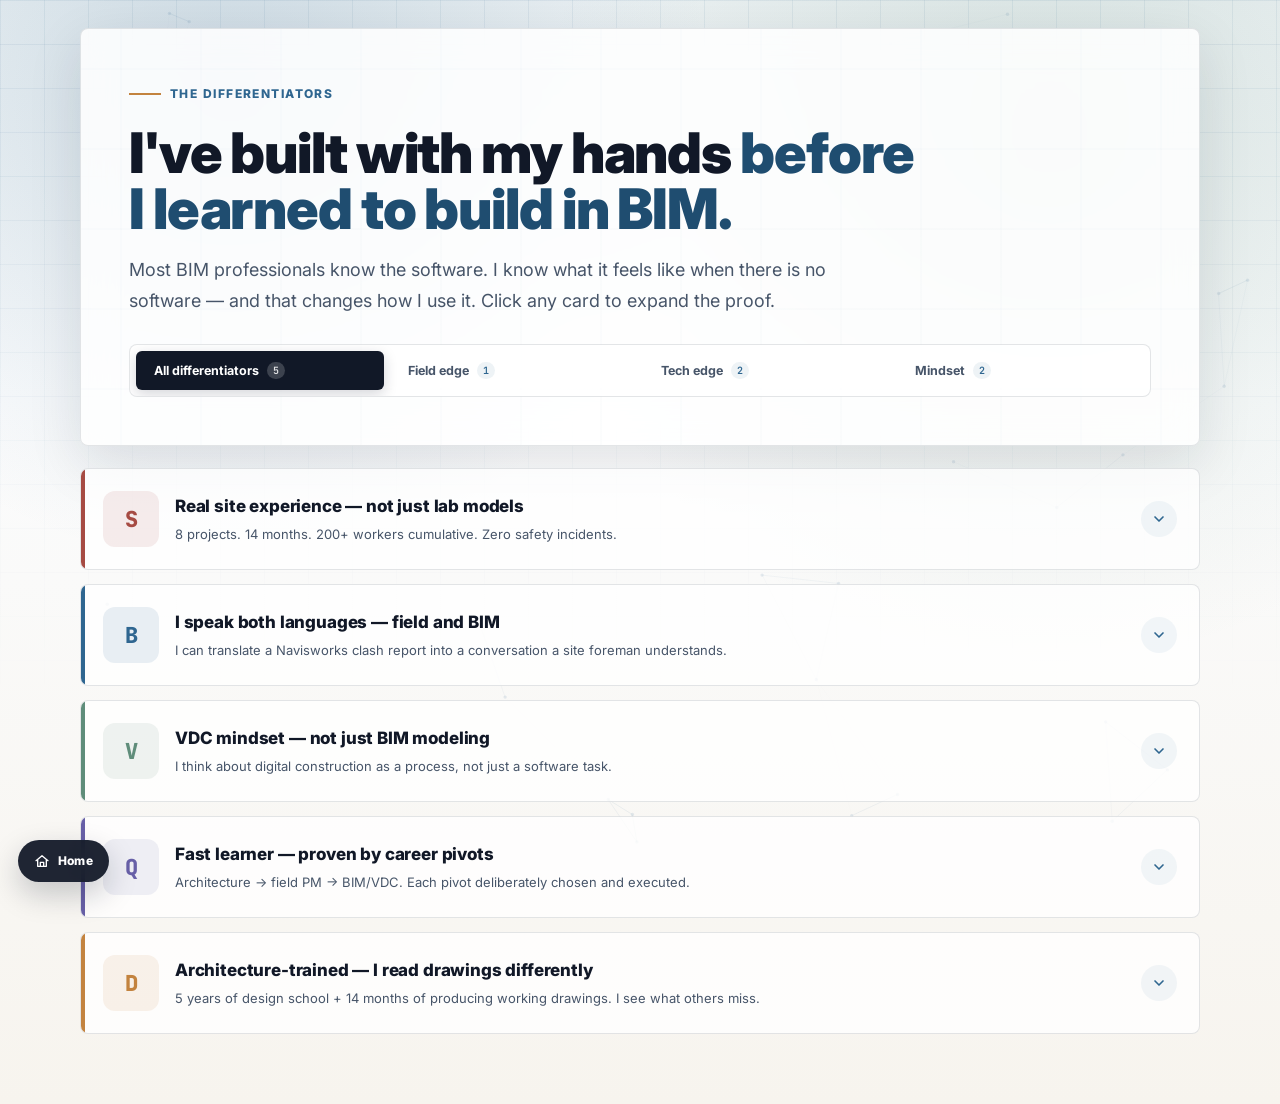
<file: widgets/differentiator.html>
<!DOCTYPE html>
<html lang="en">
<head>
<meta charset="UTF-8">
<meta name="viewport" content="width=device-width, initial-scale=1.0">
<title>What Makes Me Different — Kashyap Joshi</title>
<meta name="description" content="Field experience, BIM/VDC mindset, and career pivot proof — what makes Kashyap Joshi different from a typical construction PM candidate.">
<link rel="preconnect" href="https://fonts.googleapis.com">
<link rel="preconnect" href="https://fonts.gstatic.com" crossorigin>
<link href="https://fonts.googleapis.com/css2?family=Inter:wght@300;400;500;600;700;800;900&family=JetBrains+Mono:wght@400;500;600&display=swap" rel="stylesheet">
<style>
:root {
  --ink: #111827;
  --ink-soft: #475569;
  --ink-muted: #7c8796;
  --paper: #fbfcfd;
  --panel: rgba(255,255,255,0.86);
  --line: rgba(30,41,59,0.12);
  --line-strong: rgba(30,41,59,0.22);
  --sage: #5f8d7a;
  --sage-dark: #3f6a59;
  --steel: #2f6690;
  --steel-dark: #1f4d70;
  --amber: #c3833f;
  --brick: #a64b43;
  --violet: #6860a8;
  --shadow: 0 18px 55px rgba(15,23,42,0.11);
  --shadow-soft: 0 8px 28px rgba(15,23,42,0.08);
  --radius: 8px;
  --ease: cubic-bezier(.16, 1, .3, 1);
  --mono: 'JetBrains Mono', 'SF Mono', Monaco, monospace;
}

* { box-sizing: border-box; margin: 0; padding: 0; }
html { scroll-behavior: smooth; }

body {
  min-height: 100vh;
  font-family: Inter, ui-sans-serif, system-ui, -apple-system, BlinkMacSystemFont, "Segoe UI", sans-serif;
  color: var(--ink);
  background:
    radial-gradient(circle at 18% 8%, rgba(47,102,144,0.18), transparent 30rem),
    radial-gradient(circle at 82% 14%, rgba(95,141,122,0.18), transparent 32rem),
    linear-gradient(180deg, #eef3f5 0%, #fbfcfd 36%, #f7f4ee 100%);
  line-height: 1.5;
  overflow-x: hidden;
  -webkit-font-smoothing: antialiased;
}

body::before {
  content: "";
  position: fixed;
  inset: 0;
  z-index: -3;
  background-image:
    linear-gradient(rgba(47,102,144,0.08) 1px, transparent 1px),
    linear-gradient(90deg, rgba(47,102,144,0.08) 1px, transparent 1px);
  background-size: 44px 44px;
  mask-image: linear-gradient(to bottom, black 0%, transparent 78%);
}

.sr-only {
  position: absolute; width: 1px; height: 1px; overflow: hidden;
  clip: rect(0,0,0,0); white-space: nowrap;
}

.blueprint-canvas {
  position: fixed; inset: 0;
  z-index: -2;
  pointer-events: none;
  opacity: 0.5;
}

.cursor-light {
  position: fixed; left: 0; top: 0;
  width: 360px; height: 360px;
  border-radius: 50%;
  pointer-events: none;
  z-index: -1;
  opacity: 0;
  transform: translate3d(-50%, -50%, 0);
  background: radial-gradient(circle, rgba(200,131,63,0.16), rgba(95,141,122,0.08) 38%, transparent 70%);
  transition: opacity 300ms ease;
}

.page {
  width: min(1120px, calc(100% - 32px));
  margin: 0 auto;
  padding: 28px 0 56px;
}

/* ============ HEADER ============ */
.widget-header {
  border: 1px solid var(--line);
  background: var(--panel);
  backdrop-filter: blur(18px);
  box-shadow: var(--shadow);
  border-radius: var(--radius);
  padding: clamp(28px, 4vw, 48px);
  margin-bottom: 22px;
  position: relative;
  overflow: hidden;
}
.widget-header::after {
  content: "";
  position: absolute; inset: 0; pointer-events: none;
  background:
    linear-gradient(90deg, transparent 0 39px, rgba(47,102,144,0.07) 40px, transparent 41px),
    linear-gradient(transparent 0 39px, rgba(47,102,144,0.07) 40px, transparent 41px);
  background-size: 80px 80px;
  opacity: 0.4;
}
.widget-header-inner { position: relative; z-index: 1; }

.eyebrow {
  display: inline-flex; align-items: center; gap: 9px;
  color: var(--steel);
  font-size: 12px; font-weight: 800;
  text-transform: uppercase; letter-spacing: .12em;
  margin-bottom: 22px;
  opacity: 0; transform: translateY(20px);
  animation: fadeUp 900ms var(--ease) 100ms forwards;
}
.eyebrow::before {
  content: ""; width: 32px; height: 2px; background: var(--amber);
}

.widget-title {
  font-size: clamp(34px, 5.5vw, 56px);
  line-height: 1;
  font-weight: 880;
  margin-bottom: 18px;
  letter-spacing: -0.02em;
  max-width: 800px;
  opacity: 0; transform: translateY(30px);
  animation: fadeUp 1000ms var(--ease) 250ms forwards;
}
.widget-title .accent { color: var(--steel-dark); }

.widget-lead {
  max-width: 720px;
  color: var(--ink-soft);
  font-size: clamp(15px, 1.8vw, 18px);
  line-height: 1.7;
  opacity: 0; transform: translateY(20px);
  animation: fadeUp 1000ms var(--ease) 400ms forwards;
}

@keyframes fadeUp { to { opacity: 1; transform: translateY(0); } }

/* ============ FILTER TABS ============ */
.filter-bar {
  display: flex;
  gap: 6px;
  margin: 28px 0 0;
  padding: 6px;
  background: rgba(255,255,255,0.72);
  border: 1px solid var(--line);
  border-radius: var(--radius);
  overflow-x: auto;
  scrollbar-width: none;
  position: relative;
  z-index: 1;
  opacity: 0;
  transform: translateY(16px);
  animation: fadeUp 800ms var(--ease) 600ms forwards;
}
.filter-bar::-webkit-scrollbar { display: none; }

.filter-btn {
  flex: 1;
  min-width: max-content;
  padding: 11px 18px;
  border: none;
  background: transparent;
  cursor: pointer;
  font-family: inherit;
  font-size: 12.5px;
  font-weight: 700;
  color: var(--ink-soft);
  border-radius: 6px;
  transition: all 280ms var(--ease);
  white-space: nowrap;
  display: flex;
  align-items: center;
  gap: 8px;
}
.filter-btn:hover { color: var(--ink); background: rgba(47,102,144,0.06); }
.filter-btn.active {
  background: var(--ink);
  color: white;
  box-shadow: 0 4px 14px rgba(15,23,42,0.18);
}
.filter-btn-count {
  font-family: var(--mono);
  font-size: 10px;
  font-weight: 600;
  padding: 2px 6px;
  border-radius: 100px;
  background: rgba(47,102,144,0.08);
  color: var(--steel);
}
.filter-btn.active .filter-btn-count {
  background: rgba(255,255,255,0.18);
  color: rgba(255,255,255,.85);
}

/* ============ CARDS ============ */
.cards-wrap {
  margin-top: 22px;
}

.diff-card {
  position: relative;
  overflow: hidden;
  border: 1px solid var(--line);
  border-radius: var(--radius);
  background: rgba(255,255,255,0.78);
  margin-bottom: 14px;
  transition: opacity 600ms var(--ease), transform 600ms var(--ease), box-shadow 300ms ease, border-color 300ms ease;
  opacity: 0;
  transform: translateY(20px);
}
.diff-card.visible { opacity: 1; transform: translateY(0); }
.diff-card::before {
  content: "";
  position: absolute;
  inset: 0 auto 0 0;
  width: 4px;
  background: var(--accent);
}
.diff-card:hover {
  border-color: var(--line-strong);
  box-shadow: var(--shadow-soft);
  transform: translateY(-3px);
}
.diff-card.is-open {
  border-color: var(--accent);
  box-shadow: 0 12px 36px rgba(15,23,42,0.12);
}

.card-header {
  display: grid;
  grid-template-columns: 56px 1fr 36px;
  gap: 16px;
  align-items: center;
  padding: 22px;
  cursor: pointer;
}

.card-icon {
  width: 56px; height: 56px;
  border-radius: 12px;
  display: grid;
  place-items: center;
  font-family: var(--mono);
  font-size: 22px;
  font-weight: 800;
  flex-shrink: 0;
  transition: transform 350ms var(--ease-out);
}
.diff-card:hover .card-icon {
  transform: scale(1.05) rotate(-3deg);
}

.card-text { min-width: 0; }
.card-title {
  font-size: 17px;
  font-weight: 800;
  letter-spacing: -0.01em;
  color: var(--ink);
  margin-bottom: 4px;
}
.card-sub {
  font-size: 13px;
  color: var(--ink-soft);
  line-height: 1.6;
}

.card-arrow {
  width: 36px; height: 36px;
  border-radius: 50%;
  background: rgba(47,102,144,0.06);
  color: var(--steel);
  display: grid; place-items: center;
  flex-shrink: 0;
  transition: all 360ms var(--ease);
}
.card-arrow svg { width: 16px; height: 16px; transition: transform 360ms var(--ease); }
.diff-card:hover .card-arrow {
  background: var(--steel);
  color: white;
}
.diff-card.is-open .card-arrow {
  background: var(--ink);
  color: white;
}
.diff-card.is-open .card-arrow svg {
  transform: rotate(180deg);
}

/* Expand body */
.card-detail {
  max-height: 0;
  overflow: hidden;
  transition: max-height 700ms var(--ease);
}
.diff-card.is-open .card-detail {
  max-height: 2000px;
}
.card-detail-inner {
  padding: 0 22px 24px;
  border-top: 1px solid var(--line);
  opacity: 0;
  transform: translateY(-10px);
  transition: opacity 500ms var(--ease) 180ms, transform 500ms var(--ease) 180ms;
}
.diff-card.is-open .card-detail-inner {
  opacity: 1;
  transform: translateY(0);
}

.proof-section {
  margin-top: 22px;
}
.proof-label {
  font-family: var(--mono);
  font-size: 10px;
  font-weight: 700;
  color: var(--accent-dark);
  letter-spacing: .14em;
  text-transform: uppercase;
  margin-bottom: 12px;
  display: flex;
  align-items: center;
  gap: 8px;
}
.proof-label::after {
  content: "";
  flex: 1;
  height: 1px;
  background: var(--line);
}

.proof-row {
  display: flex;
  gap: 12px;
  align-items: flex-start;
  margin-bottom: 12px;
}
.proof-row:last-child { margin-bottom: 0; }

.proof-dot {
  width: 8px; height: 8px;
  border-radius: 50%;
  background: var(--accent);
  flex-shrink: 0;
  margin-top: 7px;
}
.proof-text {
  font-size: 13.5px;
  color: var(--ink-soft);
  line-height: 1.75;
}
.proof-text strong {
  color: var(--ink);
  font-weight: 700;
}

.vs-grid {
  display: grid;
  grid-template-columns: 1fr 1fr;
  gap: 12px;
  margin-top: 22px;
}
.vs-cell {
  padding: 16px;
  border-radius: var(--radius);
  border: 1px solid var(--line);
}
.vs-cell.kashyap {
  background: var(--accent-bg);
  border-color: var(--accent-border);
}
.vs-cell.other {
  background: rgba(241,239,232,0.5);
}
.vs-label {
  font-family: var(--mono);
  font-size: 10px;
  font-weight: 700;
  letter-spacing: .12em;
  text-transform: uppercase;
  margin-bottom: 10px;
}
.vs-cell.kashyap .vs-label { color: var(--accent-dark); }
.vs-cell.other .vs-label { color: #6b6862; }
.vs-item {
  font-size: 12px;
  line-height: 1.65;
  margin-bottom: 6px;
  padding-left: 14px;
  position: relative;
}
.vs-cell.kashyap .vs-item { color: var(--accent-dark); }
.vs-cell.other .vs-item { color: #555148; }
.vs-item::before {
  content: "";
  position: absolute;
  left: 0; top: 9px;
  width: 8px; height: 1.5px;
  background: currentColor;
  opacity: 0.6;
}

.badge-row {
  display: flex;
  flex-wrap: wrap;
  gap: 6px;
  margin-top: 22px;
}
.badge {
  font-family: var(--mono);
  font-size: 10px;
  font-weight: 700;
  padding: 5px 11px;
  border-radius: 100px;
  background: var(--accent-bg);
  color: var(--accent-dark);
  border: 1px solid var(--accent-border);
  letter-spacing: .04em;
}

.empty-state {
  padding: 60px 20px;
  text-align: center;
  color: var(--ink-muted);
  font-family: var(--mono);
  font-size: 12px;
}

/* ============ MOBILE ============ */
@media (max-width: 768px) {
  .vs-grid { grid-template-columns: 1fr; }
  .card-header { grid-template-columns: 48px 1fr 32px; padding: 18px; gap: 14px; }
  .card-icon { width: 48px; height: 48px; font-size: 18px; }
}

@media (max-width: 620px) {
  .page { width: min(100% - 22px, 1120px); padding-top: 14px; }
  .widget-header { padding: 22px; }
  .filter-bar { gap: 4px; padding: 4px; }
  .filter-btn { padding: 9px 12px; font-size: 11.5px; }
  .filter-btn-count { font-size: 9px; padding: 1px 5px; }
  .card-title { font-size: 15px; }
  .card-sub { font-size: 12px; }
}

@media (prefers-reduced-motion: reduce) {
  *, *::before, *::after {
    animation-duration: 0.01ms !important;
    animation-iteration-count: 1 !important;
    transition-duration: 0.01ms !important;
  }
}
</style>
</head>
<body>
<canvas class="blueprint-canvas" aria-hidden="true"></canvas>
<div class="cursor-light" aria-hidden="true"></div>

<div class="page">
  <h2 class="sr-only">What makes Kashyap Joshi different from a typical construction PM candidate</h2>

  <header class="widget-header">
    <div class="widget-header-inner">
      <div class="eyebrow">The Differentiators</div>
      <h1 class="widget-title">I've built with my hands <span class="accent">before I learned to build in BIM.</span></h1>
      <p class="widget-lead" id="headlineSub">Most BIM professionals know the software. I know what it feels like when there is no software — and that changes how I use it. Click any card to expand the proof.</p>

      <div class="filter-bar" id="filterBar"></div>
    </div>
  </header>

  <div class="cards-wrap" id="cardList"></div>
</div>

<script>
const CARDS = [
  {
    id: "realsite",
    cat: "field",
    icon: "S",
    accent: "#a64b43",
    accentDark: "#7c3933",
    accentBg: "rgba(166,75,67,0.06)",
    accentBorder: "rgba(166,75,67,0.22)",
    iconBg: "rgba(166,75,67,0.10)",
    iconColor: "#a64b43",
    title: "Real site experience — not just lab models",
    sub: "8 projects. 14 months. 200+ workers cumulative. Zero safety incidents.",
    proofs: [
      "Owned <strong>5+ projects end-to-end</strong> at JNK Architects across residential and commercial sectors. <strong>$2M+ in combined project value</strong>.",
      "Cumulative coordination across <strong>200+ workers</strong> and 15+ subcontractor trades over 14 months — no Procore, no digital RFIs at the time, just direct field negotiation and daily coordination logs.",
      "<strong>Zero safety incidents</strong> across 2,000+ field hours — well before formal OSHA 30 training. The discipline came from the work, not the certificate."
    ],
    vs: [
      { side: "other", label: "Typical PM candidate", items: ["Mostly classroom + small projects", "Theory before practice", "Limited real field exposure"] },
      { side: "kashyap", label: "What I bring", items: ["14 months of real site delivery", "Practice informs the theory", "Field-validated coordination instincts"] }
    ],
    badges: ["Live site PM", "200+ workers", "Zero incidents", "14 months"]
  },
  {
    id: "bothworlds",
    cat: "tech",
    icon: "B",
    accent: "#2f6690",
    accentDark: "#1f4d70",
    accentBg: "rgba(47,102,144,0.06)",
    accentBorder: "rgba(47,102,144,0.22)",
    iconBg: "rgba(47,102,144,0.10)",
    iconColor: "#2f6690",
    title: "I speak both languages — field and BIM",
    sub: "I can translate a Navisworks clash report into a conversation a site foreman understands.",
    proofs: [
      "On Indian sites: resolved clashes <strong>verbally and on paper</strong>, walking the structure with subcontractors. Now I run the same process digitally in Navisworks — and I know exactly which clashes will cause real pain on site.",
      "When a federated model shows a duct conflict on level 3, I don't just flag it — I understand <strong>what that means for the MEP crew's schedule</strong>, the concrete pour above it, and the ripple effect downstream.",
      "US construction methods (CMU, cast-in-place, pre-engineered steel, curtain wall, platform framing) studied at Northeastern — <strong>layered on top of hands-on India experience</strong> with masonry, RCC, and design-build."
    ],
    vs: [
      { side: "other", label: "BIM-only graduate", items: ["Knows Revit workflow", "Understands clash reports", "Limited field translation"] },
      { side: "kashyap", label: "What I bring", items: ["Field-validated BIM decisions", "Clash = real cost, understood", "Both India + US methods"] }
    ],
    badges: ["Navisworks", "US methods", "Field translation", "Bilingual coordinator"]
  },
  {
    id: "vdc",
    cat: "tech",
    icon: "V",
    accent: "#5f8d7a",
    accentDark: "#3f6a59",
    accentBg: "rgba(95,141,122,0.06)",
    accentBorder: "rgba(95,141,122,0.22)",
    iconBg: "rgba(95,141,122,0.10)",
    iconColor: "#5f8d7a",
    title: "VDC mindset — not just BIM modeling",
    sub: "I think about digital construction as a process, not just a software task.",
    proofs: [
      "Built and documented a <strong>full 8-step VDC coordination workflow</strong> — BEP → discipline modeling → federation → clash → ICR → 4D → construction issue tracking → as-built handover. Process design, not just tool use.",
      "On the <strong>Hong Kong commercial project</strong>, executed the federation and clash workflow: combined ARC + STR + MEP models in Navisworks, ran <strong>4 clash detection tests</strong> (T01-T04), documented issues with saved viewpoints.",
      "Delivered a <strong>10,000-iteration Monte Carlo simulation</strong> in Primavera Risk Analysis on the BrightSource project — identified Schedule Sensitivity Index drivers and recommended a data-backed 80% confidence completion date."
    ],
    vs: [
      { side: "other", label: "BIM operator", items: ["Draws in Revit", "Runs clash detection", "Produces drawings"] },
      { side: "kashyap", label: "VDC thinker", items: ["Designs the BIM process", "Quantifies risk with Monte Carlo", "Measures impact in dollars + days"] }
    ],
    badges: ["8-step workflow", "Monte Carlo", "Clash detection", "Process designer"]
  },
  {
    id: "quicklearn",
    cat: "mindset",
    icon: "Q",
    accent: "#6860a8",
    accentDark: "#4a4480",
    accentBg: "rgba(104,96,168,0.06)",
    accentBorder: "rgba(104,96,168,0.22)",
    iconBg: "rgba(104,96,168,0.10)",
    iconColor: "#6860a8",
    title: "Fast learner — proven by career pivots",
    sub: "Architecture → field PM → BIM/VDC. Each pivot deliberately chosen and executed.",
    proofs: [
      "Learned Primavera P6, Procore, and Navisworks <strong>outside of formal coursework</strong> to supplement theory with the tools employers actually use. <strong>Procore PM certified</strong> within the first year.",
      "Went from architecture practice in India to <strong>US healthcare construction co-op at UMass Chan Medical School</strong> within 18 months of arriving — while maintaining a <strong>3.8 GPA</strong>.",
      "Each role I've taken has required learning a <strong>new delivery method, new software stack, or new market</strong> — and I've hit the ground running every time."
    ],
    vs: [
      { side: "other", label: "Standard approach", items: ["Learn what coursework covers", "Wait for work experience", "Follow the expected path"] },
      { side: "kashyap", label: "How I work", items: ["Self-certify in industry tools", "Create opportunities proactively", "Adapt fast across markets"] }
    ],
    badges: ["Procore certified", "OSHA 30", "3.8 GPA", "Self-taught P6"]
  },
  {
    id: "design",
    cat: "mindset",
    icon: "D",
    accent: "#c3833f",
    accentDark: "#8e5e25",
    accentBg: "rgba(195,131,63,0.06)",
    accentBorder: "rgba(195,131,63,0.22)",
    iconBg: "rgba(195,131,63,0.10)",
    iconColor: "#c3833f",
    title: "Architecture-trained — I read drawings differently",
    sub: "5 years of design school + 14 months of producing working drawings. I see what others miss.",
    proofs: [
      "<strong>5-year professional B.Arch</strong> trained me to think in 3D space, building systems, and construction technology — long before BIM. That spatial fluency now shapes every clash review and coordination decision.",
      "On a JNK residential project, I caught a <strong>beam-depth vs ceiling-height conflict</strong> during a routine site walk — it wasn't visible in 2D drawings but would have appeared the moment finishes started. Saved 3-5 days of potential delay.",
      "Thesis: <strong>49,000 sqm institutional campus</strong> with 7 integrated programs. Master planning at this scale taught me how complex programs get organized — directly translatable to US healthcare and institutional construction."
    ],
    vs: [
      { side: "other", label: "Non-architect PM", items: ["Reads drawings as plans", "Trusts the documentation", "Coordinates after issues surface"] },
      { side: "kashyap", label: "Architect-trained PM", items: ["Reads drawings in 3D", "Spots inconsistencies early", "Prevents issues before they hit the field"] }
    ],
    badges: ["5-year B.Arch", "3D fluency", "Thesis: 49,000 sqm", "Spatial thinker"]
  }
];

const FILTERS = [
  { id: "all", label: "All differentiators" },
  { id: "field", label: "Field edge" },
  { id: "tech", label: "Tech edge" },
  { id: "mindset", label: "Mindset" }
];

const HEADLINES = {
  all: "Most BIM professionals know the software. I know what it feels like when there is no software — and that changes how I use it. Click any card to expand the proof.",
  field: "My field experience isn't a line on a resume. It's the reason I can translate a BIM model into decisions that actually work on site.",
  tech: "Field experience taught me what construction failures cost. BIM and risk analysis taught me how to prevent them earlier. I use both.",
  mindset: "Every role I've taken required learning something new — a new tool, a new market, a new delivery method. I've never missed a beat."
};

let activeFilter = "all";
let openId = null;

// Render filter bar
function renderFilters() {
  document.getElementById("filterBar").innerHTML = FILTERS.map(f => {
    const count = f.id === "all" ? CARDS.length : CARDS.filter(c => c.cat === f.id).length;
    return `
      <button class="filter-btn ${activeFilter === f.id ? 'active' : ''}" onclick="setFilter('${f.id}')">
        ${f.label}
        <span class="filter-btn-count">${count}</span>
      </button>
    `;
  }).join("");
}

// Render cards
function renderCards() {
  const filtered = activeFilter === "all" ? CARDS : CARDS.filter(c => c.cat === activeFilter);

  if (filtered.length === 0) {
    document.getElementById("cardList").innerHTML = `<div class="empty-state">No cards in this filter.</div>`;
    return;
  }

  document.getElementById("cardList").innerHTML = filtered.map((c, i) => `
    <article class="diff-card ${openId === c.id ? 'is-open' : ''}" 
             style="--accent:${c.accent};--accent-dark:${c.accentDark};--accent-bg:${c.accentBg};--accent-border:${c.accentBorder};animation-delay:${i * 80}ms">
      <div class="card-header" onclick="toggleCard('${c.id}')">
        <div class="card-icon" style="background:${c.iconBg};color:${c.iconColor}">${c.icon}</div>
        <div class="card-text">
          <div class="card-title">${c.title}</div>
          <div class="card-sub">${c.sub}</div>
        </div>
        <div class="card-arrow">
          <svg viewBox="0 0 24 24" fill="none" stroke="currentColor" stroke-width="2.5" stroke-linecap="round" stroke-linejoin="round">
            <polyline points="6 9 12 15 18 9"></polyline>
          </svg>
        </div>
      </div>
      <div class="card-detail">
        <div class="card-detail-inner">
          <div class="proof-section">
            <div class="proof-label">Proof</div>
            ${c.proofs.map(p => `
              <div class="proof-row">
                <div class="proof-dot"></div>
                <div class="proof-text">${p}</div>
              </div>
            `).join("")}
          </div>

          <div class="vs-grid">
            ${c.vs.map(v => `
              <div class="vs-cell ${v.side}">
                <div class="vs-label">${v.label}</div>
                ${v.items.map(item => `<div class="vs-item">${item}</div>`).join("")}
              </div>
            `).join("")}
          </div>

          <div class="badge-row">
            ${c.badges.map(b => `<span class="badge">${b}</span>`).join("")}
          </div>
        </div>
      </div>
    </article>
  `).join("");

  // Trigger visible class
  requestAnimationFrame(() => {
    document.querySelectorAll(".diff-card").forEach((card, i) => {
      setTimeout(() => card.classList.add("visible"), i * 80);
    });
  });

  attachTilt();
}

function setFilter(filterId) {
  activeFilter = filterId;
  openId = null;
  document.getElementById("headlineSub").textContent = HEADLINES[filterId];
  renderFilters();
  renderCards();
}

function toggleCard(id) {
  openId = openId === id ? null : id;
  document.querySelectorAll(".diff-card").forEach(c => c.classList.remove("is-open"));
  if (openId) {
    const target = document.querySelector(`.diff-card[style*="${CARDS.find(c => c.id === openId).accent}"]`);
    if (target) {
      target.classList.add("is-open");
      setTimeout(() => {
        const rect = target.getBoundingClientRect();
        const offset = window.scrollY + rect.top - 90;
        window.scrollTo({ top: offset, behavior: "smooth" });
      }, 200);
    }
  }
}

// 3D tilt
const reduceMotion = window.matchMedia("(prefers-reduced-motion: reduce)").matches;
const isTouch = window.matchMedia("(hover: none)").matches;
const isSmallScreen = window.innerWidth < 768;

function attachTilt() {
  if (isTouch || reduceMotion) return;
  document.querySelectorAll(".diff-card").forEach(card => {
    card.addEventListener("pointermove", (event) => {
      if (card.classList.contains("is-open")) return;
      const rect = card.getBoundingClientRect();
      const x = (event.clientX - rect.left) / rect.width - 0.5;
      const y = (event.clientY - rect.top) / rect.height - 0.5;
      card.style.transform = `perspective(900px) rotateX(${y * -2.5}deg) rotateY(${x * 3}deg) translateY(-3px)`;
    });
    card.addEventListener("pointerleave", () => {
      if (!card.classList.contains("is-open")) {
        card.style.transform = "";
      }
    });
  });
}

// Cursor light
if (!isTouch && !reduceMotion) {
  const light = document.querySelector(".cursor-light");
  window.addEventListener("pointermove", (e) => {
    light.style.opacity = "1";
    light.style.left = `${e.clientX}px`;
    light.style.top = `${e.clientY}px`;
  });
}

// Blueprint canvas
if (!isSmallScreen && !isTouch && !reduceMotion) {
  const canvas = document.querySelector(".blueprint-canvas");
  const ctx = canvas.getContext("2d");
  let points = [];
  function resizeCanvas() {
    const ratio = Math.min(window.devicePixelRatio || 1, 2);
    canvas.width = Math.floor(innerWidth * ratio);
    canvas.height = Math.floor(innerHeight * ratio);
    canvas.style.width = `${innerWidth}px`;
    canvas.style.height = `${innerHeight}px`;
    ctx.setTransform(ratio, 0, 0, ratio, 0, 0);
    points = Array.from({ length: Math.max(20, Math.floor(innerWidth / 42)) }, () => ({
      x: Math.random() * innerWidth, y: Math.random() * innerHeight,
      vx: (Math.random() - 0.5) * 0.32, vy: (Math.random() - 0.5) * 0.32
    }));
  }
  function drawBlueprint() {
    ctx.clearRect(0, 0, innerWidth, innerHeight);
    ctx.lineWidth = 1;
    points.forEach((p, i) => {
      p.x += p.vx; p.y += p.vy;
      if (p.x < -20 || p.x > innerWidth + 20) p.vx *= -1;
      if (p.y < -20 || p.y > innerHeight + 20) p.vy *= -1;
      for (let j = i + 1; j < points.length; j++) {
        const q = points[j];
        const dx = p.x - q.x; const dy = p.y - q.y;
        const dist = Math.hypot(dx, dy);
        if (dist < 155) {
          ctx.strokeStyle = `rgba(47,102,144,${(1 - dist / 155) * 0.18})`;
          ctx.beginPath();
          ctx.moveTo(p.x, p.y); ctx.lineTo(q.x, q.y);
          ctx.stroke();
        }
      }
      ctx.fillStyle = "rgba(47,102,144,0.22)";
      ctx.beginPath();
      ctx.arc(p.x, p.y, 1.7, 0, Math.PI * 2);
      ctx.fill();
    });
    requestAnimationFrame(drawBlueprint);
  }
  resizeCanvas();
  drawBlueprint();
  window.addEventListener("resize", resizeCanvas);
} else {
  document.querySelector(".blueprint-canvas").style.display = "none";
}

// Initial render
renderFilters();
renderCards();
</script>
<script src="../assets/widget-home-button.js"></script>
</body>
</html>
</file>
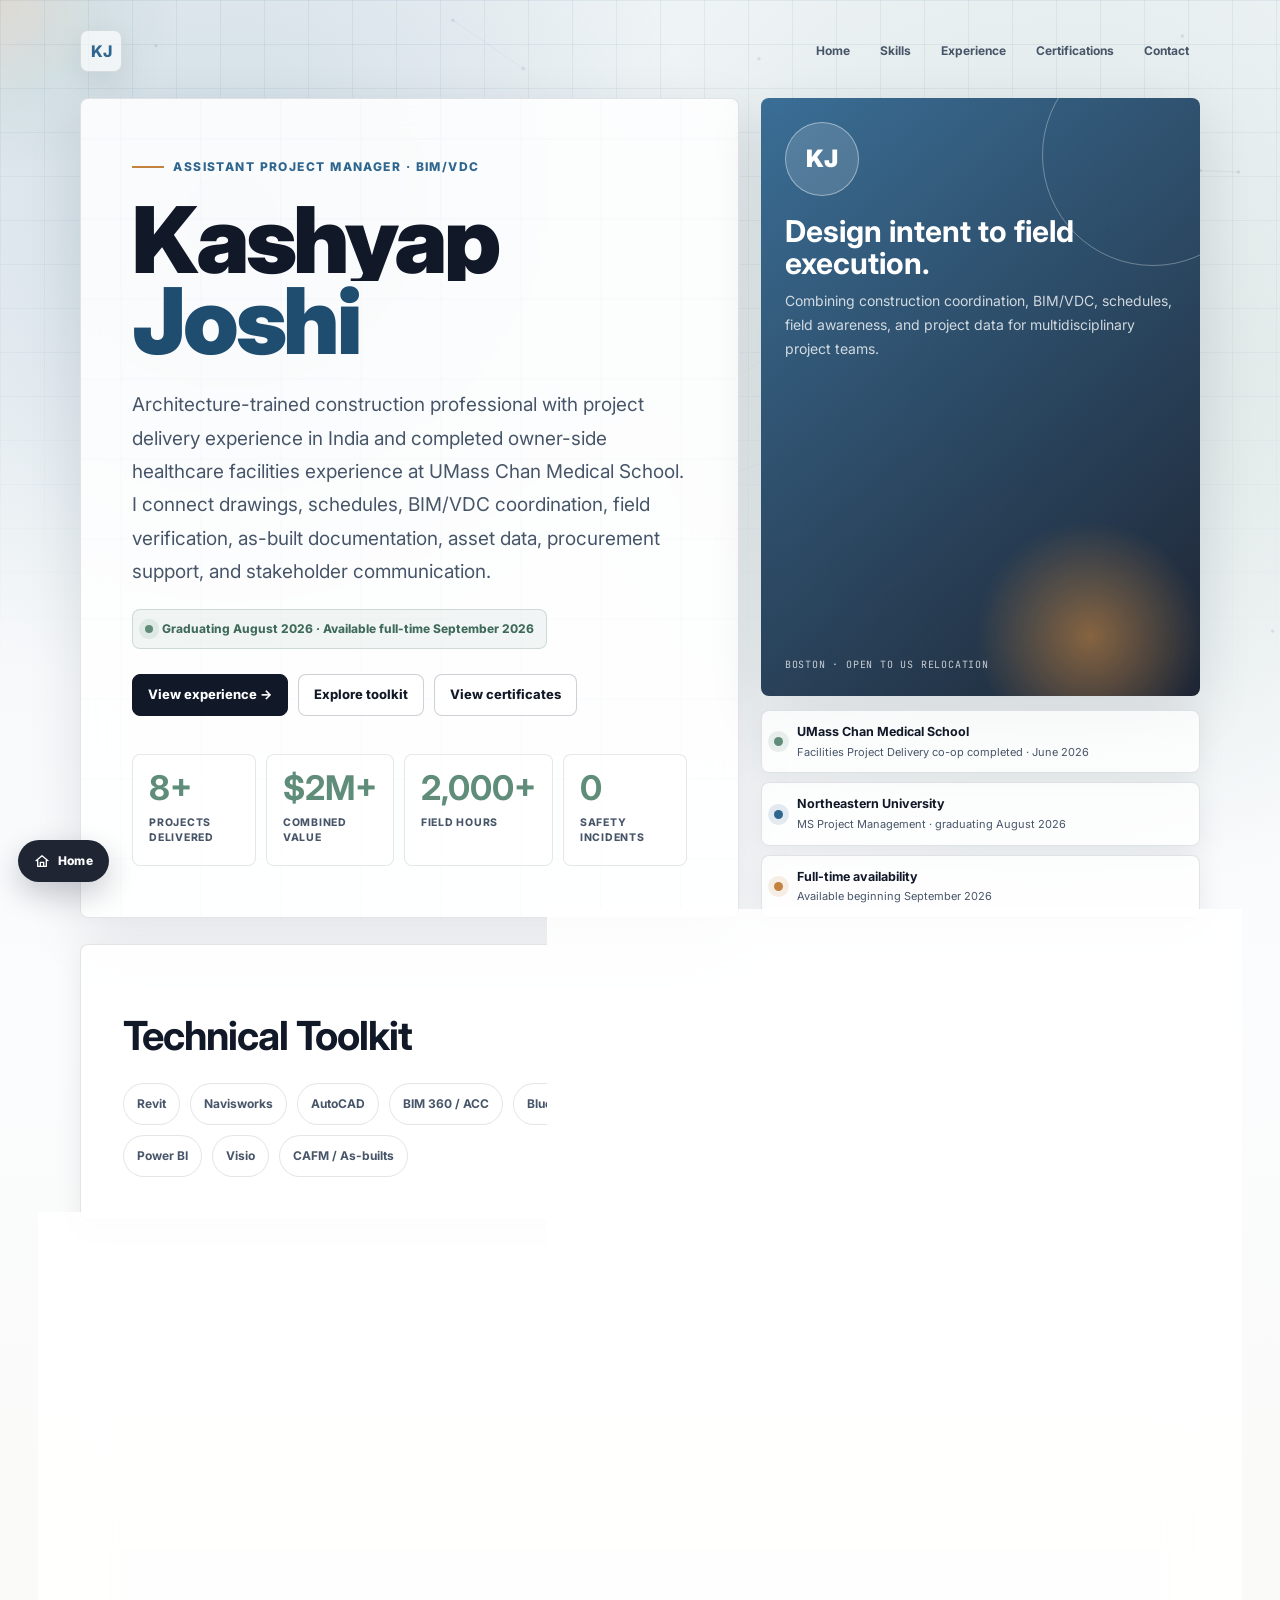
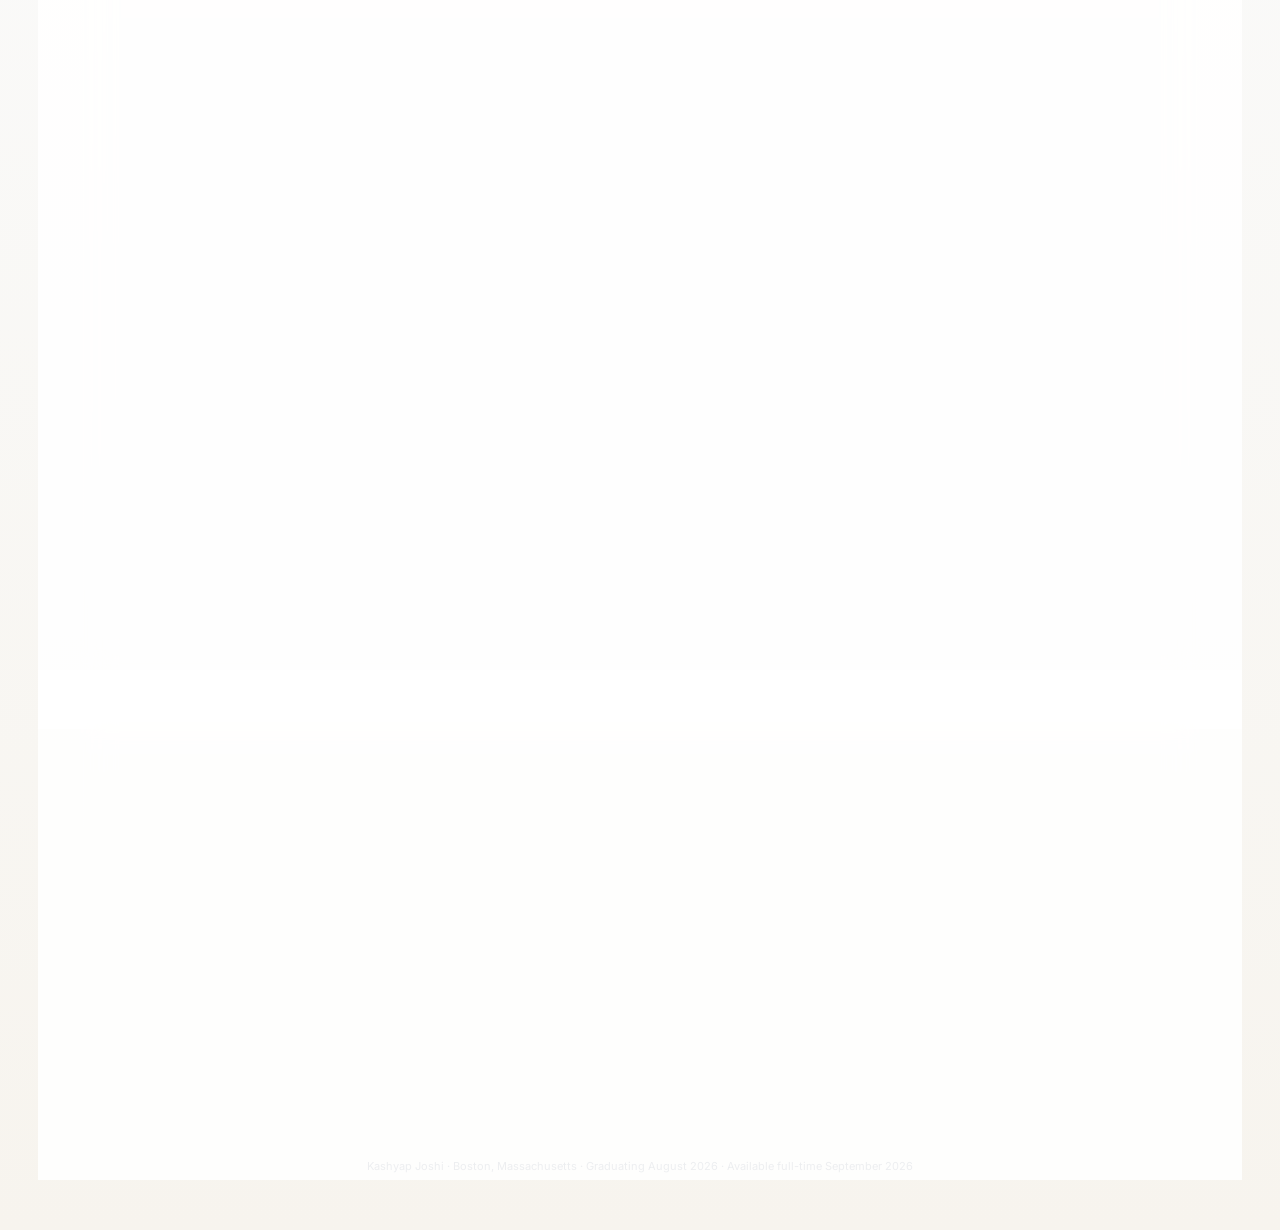
<file: widgets/hero-about.html>
<!DOCTYPE html>
<html lang="en">
<head>
<meta charset="UTF-8">
<meta name="viewport" content="width=device-width, initial-scale=1.0">
<title>About — Kashyap Joshi | Assistant Project Manager | BIM/VDC</title>
<meta name="description" content="Architecture-trained construction professional with owner-side healthcare facilities, project coordination, BIM/VDC, scheduling, and field experience. Graduating August 2026 and available full-time September 2026.">
<link rel="preconnect" href="https://fonts.googleapis.com">
<link rel="preconnect" href="https://fonts.gstatic.com" crossorigin>
<link href="https://fonts.googleapis.com/css2?family=Inter:wght@300;400;500;600;700;800;900&family=JetBrains+Mono:wght@500;600;700&display=swap" rel="stylesheet">
<style>
:root{--ink:#111827;--soft:#475569;--muted:#7c8796;--panel:rgba(255,255,255,.86);--line:rgba(30,41,59,.12);--line2:rgba(30,41,59,.22);--sage:#5f8d7a;--sage2:#3f6a59;--steel:#2f6690;--steel2:#1f4d70;--amber:#c3833f;--violet:#6860a8;--shadow:0 18px 55px rgba(15,23,42,.11);--soft-shadow:0 8px 28px rgba(15,23,42,.08);--r:8px;--ease:cubic-bezier(.16,1,.3,1);--mono:'JetBrains Mono',monospace}
*{box-sizing:border-box;margin:0;padding:0}html{scroll-behavior:smooth}body{min-height:100vh;font-family:Inter,system-ui,sans-serif;color:var(--ink);background:radial-gradient(circle at 18% 8%,rgba(47,102,144,.18),transparent 30rem),radial-gradient(circle at 82% 14%,rgba(95,141,122,.18),transparent 32rem),linear-gradient(180deg,#eef3f5 0%,#fbfcfd 36%,#f7f4ee 100%);line-height:1.5;overflow-x:hidden}body:before{content:"";position:fixed;inset:0;z-index:-3;background-image:linear-gradient(rgba(47,102,144,.08) 1px,transparent 1px),linear-gradient(90deg,rgba(47,102,144,.08) 1px,transparent 1px);background-size:44px 44px;mask-image:linear-gradient(to bottom,#000,transparent 78%)}a{color:inherit}.sr-only{position:absolute;width:1px;height:1px;overflow:hidden;clip:rect(0,0,0,0)}.blueprint{position:fixed;inset:0;z-index:-2;pointer-events:none;opacity:.58}.cursor-light{position:fixed;width:360px;height:360px;border-radius:50%;pointer-events:none;z-index:-1;opacity:0;transform:translate(-50%,-50%);background:radial-gradient(circle,rgba(195,131,63,.16),rgba(95,141,122,.08) 38%,transparent 70%);transition:opacity .3s}.progress{position:fixed;top:0;left:0;width:100%;height:3px;z-index:100}.progress-fill{height:100%;width:0;background:linear-gradient(90deg,var(--amber),var(--sage),var(--steel));background-size:200% 100%;animation:shimmer 4s ease-in-out infinite}@keyframes shimmer{50%{background-position:100% 50%}}
.page{width:min(1120px,calc(100% - 32px));margin:auto;padding:28px 0 56px}.nav{display:flex;align-items:center;justify-content:space-between;gap:16px;min-height:46px;margin-bottom:24px}.brand{display:grid;place-items:center;width:42px;height:42px;border:1px solid var(--line);border-radius:var(--r);background:rgba(255,255,255,.66);box-shadow:var(--soft-shadow);font-weight:800;color:var(--steel);text-decoration:none}.nav-links{display:flex;gap:8px;flex-wrap:wrap;justify-content:flex-end}.nav-links a{color:var(--soft);text-decoration:none;font-size:12px;font-weight:700;padding:9px 11px;border-radius:var(--r);transition:.24s}.nav-links a:hover,.nav-links a:focus-visible{color:var(--ink);background:rgba(255,255,255,.7);transform:translateY(-2px);outline:none}
.hero{min-height:calc(100vh - 92px);display:grid;grid-template-columns:minmax(0,1.08fr) minmax(330px,.72fr);gap:22px}.hero-copy{position:relative;overflow:hidden;padding:clamp(28px,4vw,54px);min-height:640px;display:flex;flex-direction:column;justify-content:space-between;border:1px solid var(--line);background:var(--panel);box-shadow:var(--shadow);backdrop-filter:blur(18px);border-radius:var(--r)}.hero-copy:after{content:"";position:absolute;inset:0;pointer-events:none;background:linear-gradient(90deg,transparent 0 39px,rgba(47,102,144,.09) 40px,transparent 41px),linear-gradient(transparent 0 39px,rgba(47,102,144,.09) 40px,transparent 41px);background-size:80px 80px;opacity:.36}.hero-inner,.metrics{position:relative;z-index:1}.eyebrow{display:inline-flex;align-items:center;gap:9px;color:var(--steel);font-size:12px;font-weight:800;text-transform:uppercase;letter-spacing:.12em;margin-bottom:24px;opacity:0;transform:translateY(14px);animation:fadeUp .7s var(--ease) .08s forwards}.eyebrow:before{content:"";width:32px;height:2px;background:var(--amber)}h1{font-size:clamp(46px,8vw,92px);line-height:.88;letter-spacing:-.035em;font-weight:880;margin-bottom:26px}.split{display:block;overflow:hidden}.split span{display:inline-block;transform:translateY(105%) rotate(4deg);animation:wordIn .9s var(--ease) forwards}.split:nth-child(2) span{animation-delay:.12s;color:var(--steel2)}@keyframes wordIn{to{transform:translateY(0) rotate(0)}}.lead{color:var(--soft);font-size:clamp(16px,2vw,19px);line-height:1.76;opacity:0;transform:translateY(18px);animation:fadeUp .8s var(--ease) .28s forwards}.availability{display:inline-flex;align-items:center;gap:9px;margin-top:20px;padding:10px 12px;border:1px solid rgba(95,141,122,.25);border-radius:var(--r);background:rgba(95,141,122,.08);font-size:12px;font-weight:760;color:var(--sage2);opacity:0;transform:translateY(18px);animation:fadeUp .8s var(--ease) .42s forwards}.availability i{width:8px;height:8px;border-radius:50%;background:var(--sage);box-shadow:0 0 0 6px rgba(95,141,122,.13);animation:pulse 2s infinite}@keyframes pulse{50%{box-shadow:0 0 0 10px rgba(95,141,122,0)}}.actions{display:flex;gap:10px;flex-wrap:wrap;margin-top:25px;opacity:0;transform:translateY(18px);animation:fadeUp .8s var(--ease) .54s forwards}.btn{display:inline-flex;align-items:center;min-height:42px;padding:0 15px;border:1px solid var(--line2);border-radius:var(--r);background:rgba(255,255,255,.72);text-decoration:none;font-size:13px;font-weight:760;transition:.24s}.btn.primary{background:var(--ink);color:#fff;border-color:var(--ink)}.btn:hover,.btn:focus-visible{transform:translateY(-3px);box-shadow:0 12px 24px rgba(15,23,42,.13);outline:none}.metrics{display:grid;grid-template-columns:repeat(4,1fr);gap:10px;margin-top:38px}.metric{min-height:112px;padding:16px;border:1px solid rgba(30,41,59,.11);border-radius:var(--r);background:rgba(255,255,255,.64);transform:translateY(18px);opacity:0;animation:rise .76s var(--ease) forwards}.metric:nth-child(2){animation-delay:.12s}.metric:nth-child(3){animation-delay:.24s}.metric:nth-child(4){animation-delay:.36s}.metric b{display:block;color:var(--sage);font-size:34px;line-height:1}.metric span{display:block;margin-top:10px;color:var(--soft);font-size:10.5px;font-weight:760;text-transform:uppercase;letter-spacing:.07em}@keyframes rise{to{transform:none;opacity:1}}@keyframes fadeUp{to{opacity:1;transform:none}}
.command{display:flex;flex-direction:column;gap:14px;min-height:640px}.profile{position:relative;overflow:hidden;flex:1;min-height:310px;border-radius:var(--r);background:linear-gradient(140deg,rgba(47,102,144,.94),rgba(17,24,39,.94));color:#fff;padding:24px;box-shadow:var(--shadow)}.profile:before{content:"";position:absolute;width:220px;height:220px;right:-64px;top:-54px;border:1px solid rgba(255,255,255,.32);border-radius:50%;animation:orbit 14s linear infinite}.profile:after{content:"";position:absolute;right:-20px;bottom:-70px;width:260px;height:260px;background:radial-gradient(circle,rgba(195,131,63,.62),transparent 62%);animation:glow 5s ease-in-out infinite}@keyframes orbit{to{transform:rotate(360deg)}}@keyframes glow{50%{transform:scale(1.08);opacity:.7}}.avatar{position:relative;z-index:1;width:74px;height:74px;display:grid;place-items:center;border-radius:50%;border:1px solid rgba(255,255,255,.42);background:rgba(255,255,255,.14);font-size:24px;font-weight:900;margin-bottom:20px}.profile h2,.profile p,.profile small{position:relative;z-index:1}.profile h2{font-size:30px;line-height:1.05;margin-bottom:10px}.profile p{color:rgba(255,255,255,.78);font-size:14px;line-height:1.72}.profile small{position:absolute;left:24px;bottom:24px;font-family:var(--mono);font-size:10px;text-transform:uppercase;letter-spacing:.08em;color:rgba(255,255,255,.75)}.statuses{display:grid;gap:9px}.status{display:grid;grid-template-columns:13px 1fr;gap:10px;align-items:center;min-height:62px;padding:12px;border:1px solid var(--line);border-radius:var(--r);background:rgba(255,255,255,.76);box-shadow:var(--soft-shadow);opacity:0;transform:translateX(18px);animation:statusIn .65s var(--ease) forwards}.status:nth-child(2){animation-delay:.12s}.status:nth-child(3){animation-delay:.24s}.status i{width:9px;height:9px;border-radius:50%;background:var(--sage);box-shadow:0 0 0 6px rgba(95,141,122,.13)}.status b{display:block;font-size:12.5px}.status span{display:block;color:var(--soft);font-size:11px;margin-top:2px}@keyframes statusIn{to{opacity:1;transform:none}}
.band{margin-top:26px;padding:clamp(24px,4vw,42px);border:1px solid var(--line);border-radius:var(--r);background:var(--panel);box-shadow:var(--soft-shadow);backdrop-filter:blur(16px)}.section-head{display:flex;align-items:flex-end;justify-content:space-between;gap:22px;margin-bottom:26px}.section-head h2{font-size:clamp(27px,4vw,40px);letter-spacing:-.025em;line-height:1.05}.section-head p{max-width:570px;color:var(--soft);font-size:14px;line-height:1.68}.reveal{opacity:0;transform:translateY(34px);transition:opacity .8s var(--ease),transform .8s var(--ease)}.reveal.visible{opacity:1;transform:none}.skills{display:flex;flex-wrap:wrap;gap:10px}.chip{padding:11px 13px;border:1px solid var(--line);border-radius:999px;background:rgba(255,255,255,.74);color:var(--soft);font-size:12px;font-weight:700;opacity:0;transform:translateY(12px) scale(.96);transition:.5s var(--ease)}.chip.visible{opacity:1;transform:none}.hint{font-family:var(--mono);font-size:10px;text-transform:uppercase;letter-spacing:.1em;color:var(--muted);margin:0 0 16px 56px}
.timeline{position:relative;display:grid;gap:14px;--progress:0}.timeline:before{content:"";position:absolute;left:18px;top:18px;bottom:18px;width:2px;background:linear-gradient(var(--steel),var(--sage),var(--amber),var(--violet));transform:scaleY(var(--progress));transform-origin:top;transition:transform 1.15s var(--ease);opacity:.45}.tl-item{position:relative;display:grid;grid-template-columns:38px 1fr;gap:18px;opacity:0;transform:translateY(24px);transition:.7s var(--ease)}.tl-item.visible{opacity:1;transform:none}.dot{position:relative;z-index:2;width:38px;height:38px;border:10px solid rgba(255,255,255,.9);border-radius:50%;box-shadow:0 0 0 1px var(--line),var(--soft-shadow);transition:.3s}.tl-item.open .dot{transform:scale(1.14)}.tl-card{overflow:hidden;border:1px solid var(--line);border-radius:var(--r);background:rgba(255,255,255,.77);box-shadow:var(--soft-shadow);transition:.25s}.tl-item.open .tl-card{box-shadow:0 18px 44px rgba(15,23,42,.12)}.tl-button{width:100%;display:grid;grid-template-columns:1fr 42px;gap:16px;padding:19px;border:0;background:transparent;text-align:left;color:inherit;font:inherit;cursor:pointer}.tl-button:focus-visible{outline:2px solid var(--steel);outline-offset:-3px}.tl-title{display:block;font-size:17px;font-weight:830;line-height:1.25}.tl-sub,.tl-date,.tl-desc{display:block}.tl-sub{color:var(--soft);font-size:12px;font-weight:650;margin-top:3px}.tl-date{font-family:var(--mono);font-size:10px;color:var(--steel);font-weight:700;text-transform:uppercase;letter-spacing:.08em;margin-top:8px}.tl-desc{color:var(--soft);font-size:13px;line-height:1.65;margin-top:9px}.tag{display:inline-flex;margin-left:8px;padding:4px 7px;border-radius:999px;font-family:var(--mono);font-size:8.5px;letter-spacing:.07em;vertical-align:2px;background:rgba(95,141,122,.12);color:var(--sage2);border:1px solid rgba(95,141,122,.2)}.tag.blue{background:rgba(47,102,144,.1);color:var(--steel2);border-color:rgba(47,102,144,.2)}.arrow{display:grid;place-items:center;width:34px;height:34px;border:1px solid var(--line);border-radius:50%;transition:.35s var(--ease)}.arrow svg{width:16px}.tl-item.open .arrow{transform:rotate(180deg);background:rgba(47,102,144,.08)}.tl-detail{display:grid;grid-template-rows:0fr;transition:grid-template-rows .55s var(--ease)}.tl-item.open .tl-detail{grid-template-rows:1fr}.detail-wrap{overflow:hidden}.detail{padding:2px 19px 21px;border-top:1px solid rgba(30,41,59,.08)}.detail-section{padding-top:18px}.detail-label{font-family:var(--mono);font-size:9.5px;text-transform:uppercase;letter-spacing:.12em;color:var(--steel);font-weight:700;margin-bottom:8px}.detail-text,.detail-list{color:var(--soft);font-size:13px;line-height:1.72}.detail-list{padding-left:18px}.detail-list li+li{margin-top:6px}.tools{display:flex;flex-wrap:wrap;gap:7px}.tool{padding:6px 9px;border-radius:999px;background:rgba(47,102,144,.08);border:1px solid rgba(47,102,144,.13);color:var(--steel2);font-size:10.5px;font-weight:700}.callout{padding:14px;border-left:3px solid var(--amber);background:rgba(195,131,63,.07);border-radius:0 var(--r) var(--r) 0;color:var(--soft);font-size:13px;line-height:1.72}.detail-link{color:var(--steel2);font-size:12px;font-weight:800;text-decoration:none}.certs{display:grid;grid-template-columns:repeat(2,1fr);gap:10px}.cert{display:grid;grid-template-columns:52px 1fr auto;gap:13px;align-items:center;padding:14px;border:1px solid var(--line);border-radius:var(--r);background:rgba(255,255,255,.72);text-decoration:none;opacity:0;transform:translateY(16px);transition:.55s var(--ease)}.cert.visible{opacity:1;transform:none}.cert:hover,.cert:focus-visible{transform:translateY(-3px);box-shadow:var(--soft-shadow);outline:none}.cert-badge{width:52px;height:52px;display:grid;place-items:center;border-radius:50%;font-family:var(--mono);font-size:11px;font-weight:800}.cert-name{display:block;font-size:13px;font-weight:800}.cert-org{display:block;font-size:10.5px;color:var(--soft);margin-top:3px}.footer{padding:28px 4px 0;text-align:center;color:var(--muted);font-size:11px}
@media(max-width:920px){.hero{min-height:auto;grid-template-columns:1fr}.hero-copy,.command{min-height:auto}.metrics,.certs{grid-template-columns:repeat(2,1fr)}}@media(max-width:620px){.page{width:min(100% - 22px,1120px);padding-top:14px}.nav{align-items:flex-start}.nav-links{gap:4px}.nav-links a{padding:8px 7px;font-size:11px}.hero-copy{padding:24px 18px}h1{font-size:clamp(42px,16vw,64px)}.lead{font-size:15px}.metrics,.certs{grid-template-columns:1fr}.metric{min-height:88px}.section-head{display:block}.section-head p{margin-top:8px}.timeline:before{left:12px}.tl-item{grid-template-columns:26px 1fr;gap:11px}.dot{width:26px;height:26px;border-width:6px}.tl-button{padding:14px;grid-template-columns:1fr 32px}.detail{padding:2px 14px 18px}.hint{margin-left:37px}.tag{display:table;margin:7px 0 0}}@media(prefers-reduced-motion:reduce){*,*:before,*:after{animation-duration:.01ms!important;animation-iteration-count:1!important;scroll-behavior:auto!important;transition-duration:.01ms!important}.blueprint,.cursor-light{display:none!important}}
</style>
</head>
<body>
<div class="progress" aria-hidden="true"><div class="progress-fill"></div></div><canvas class="blueprint" aria-hidden="true"></canvas><div class="cursor-light" aria-hidden="true"></div>
<div class="page">
<nav class="nav" aria-label="Portfolio sections"><a class="brand" href="../index.html" aria-label="Portfolio home">KJ</a><div class="nav-links"><a href="../index.html">Home</a><a href="#skills">Skills</a><a href="#experience">Experience</a><a href="#certs">Certifications</a><a href="contact-section.html">Contact</a></div></nav>
<main>
<section class="hero">
<div class="hero-copy"><div class="hero-inner"><div class="eyebrow">Assistant Project Manager · BIM/VDC</div><h1 aria-label="Kashyap Joshi"><span class="split"><span>Kashyap</span></span><span class="split"><span>Joshi</span></span></h1><p class="lead">Architecture-trained construction professional with project delivery experience in India and completed owner-side healthcare facilities experience at UMass Chan Medical School. I connect drawings, schedules, BIM/VDC coordination, field verification, as-built documentation, asset data, procurement support, and stakeholder communication.</p><div class="availability"><i></i>Graduating August 2026 · Available full-time September 2026</div><div class="actions"><a class="btn primary" href="#experience">View experience →</a><a class="btn" href="#skills">Explore toolkit</a><a class="btn" href="certifications.html">View certificates</a></div></div><div class="metrics"><div class="metric"><b data-count="8" data-suffix="+">0</b><span>Projects delivered</span></div><div class="metric"><b data-count="2" data-prefix="$" data-suffix="M+">0</b><span>Combined value</span></div><div class="metric"><b data-count="2000" data-suffix="+">0</b><span>Field hours</span></div><div class="metric"><b data-count="0">0</b><span>Safety incidents</span></div></div></div>
<aside class="command reveal"><div class="profile"><div class="avatar">KJ</div><h2>Design intent to field execution.</h2><p>Combining construction coordination, BIM/VDC, schedules, field awareness, and project data for multidisciplinary project teams.</p><small>Boston · Open to US relocation</small></div><div class="statuses"><div class="status"><i></i><div><b>UMass Chan Medical School</b><span>Facilities Project Delivery co-op completed · June 2026</span></div></div><div class="status"><i style="background:var(--steel);box-shadow:0 0 0 6px rgba(47,102,144,.13)"></i><div><b>Northeastern University</b><span>MS Project Management · graduating August 2026</span></div></div><div class="status"><i style="background:var(--amber);box-shadow:0 0 0 6px rgba(195,131,63,.13)"></i><div><b>Full-time availability</b><span>Available beginning September 2026</span></div></div></div></aside>
</section>
<section class="band reveal" id="skills"><div class="section-head"><h2>Technical Toolkit</h2><p>Modeling, coordination, scheduling, project controls, facilities documentation, safety, and field-delivery tools used across academic, professional, and healthcare environments.</p></div><div class="skills" id="skillContainer"><span class="chip">Revit</span><span class="chip">Navisworks</span><span class="chip">AutoCAD</span><span class="chip">BIM 360 / ACC</span><span class="chip">Bluebeam</span><span class="chip">Procore</span><span class="chip">Primavera P6</span><span class="chip">Primavera Risk Analysis</span><span class="chip">MS Project</span><span class="chip">Excel</span><span class="chip">Power BI</span><span class="chip">Visio</span><span class="chip">CAFM / As-builts</span><span class="chip">RFIs & Submittals</span><span class="chip">Scheduling</span><span class="chip">QA/QC</span></div></section>
<section class="band reveal" id="experience"><div class="section-head"><h2>Experience & Education</h2><p>A path from architecture and field delivery in India to graduate construction management and owner-side healthcare facilities coordination in Massachusetts.</p></div><div class="hint">Select any entry to expand its verified details</div><div class="timeline" id="timeline"></div></section>
<section class="band reveal" id="certs"><div class="section-head"><h2>Certifications & Training</h2><p>Credentials supporting construction management, jobsite safety, project documentation, BIM coordination, planning, and estimating.</p></div><div class="certs" id="certGrid"></div></section>
</main><footer class="footer">Kashyap Joshi · Boston, Massachusetts · Graduating August 2026 · Available full-time September 2026</footer></div>
<script>
const TL=[
{title:"Facilities Project Delivery Co-op — UMass Chan Medical School",sub:"Facilities · Owner-side healthcare environment · Worcester, MA",date:"Jan 2026 – Jun 2026",tag:"COMPLETED",dot:"#2f6690",desc:"Completed a six-month owner-side healthcare facilities co-op supporting project delivery, Scan-to-BIM procurement, CAFM/as-built coordination, asset data, field verification, and multidisciplinary documentation.",detail:{overview:"Supported Facilities Project Delivery and VDC-related workflows within an active academic medical campus.",responsibilities:["Supported campus <strong>Scan-to-BIM</strong> procurement, vendor coordination, RFI development, and rebid documentation","Updated scoped <strong>CAFM/as-built drawings</strong> and furniture layouts while preserving xrefs, base points, and required layers","Performed field verification and coordinated discrepancies among project records, as-builts, and facility conditions","Structured parent-child asset data from HVAC and electrical diagrams for Excel and Power BI workflows","Supported equipment layouts, test fits, highlighted turnover PDFs, and quality-control checks","Coordinated with facilities PMs, VDC staff, clinical teams, consultants, vendors, and campus stakeholders"],projects:["Campus Scan-to-BIM procurement","Power Plant third-floor test fit","CAFM and as-built updates","HVAC/electrical asset mapping","Equipment and furniture layouts"],tools:["AutoCAD","Revit / BIM workflows","BIM 360 / ACC","Excel","Power BI","Visio","CAFM records"],lesson:"Owner-side facilities work requires accurate records, disciplined scope control, and coordination among construction, operations, clinical users, consultants, and digital systems."}},
{title:"MS Project Management — Construction Specialization",sub:"Northeastern University · Boston, MA",date:"Sep 2024 – Aug 2026",tag:"GRADUATING AUG 2026",tagClass:"blue",dot:"#5f8d7a",desc:"GPA 3.8. Graduate work in construction scheduling, risk, quality, contracts, cost control, project recovery, BIM/VDC, and data-driven project management.",detail:{overview:"Master of Science in Project Management with Construction Specialization. <strong>Expected graduation: August 2026.</strong>",coursework:["Project Risk Management — Monte Carlo simulation and confidence analysis using Primavera Risk Analysis","Construction Scheduling — critical path, resource planning, compression, P6, and MS Project","Quality Management — quality analytics, cost of quality, SPC, and improvement planning","Construction Law — contracts, change orders, bid qualification, documentation, and mediation","Project Controls — WBS, earned value, forecasting, and recovery planning","BIM/VDC — model coordination, constructability, clash-detection principles, and digital delivery"],tools:["Primavera P6","Primavera Risk Analysis","MS Project","Excel","Minitab","Revit","Navisworks","Bluebeam"],lesson:"Graduate study added quantitative project controls, US construction practices, contract awareness, and risk-based decision-making to my architecture and field-delivery foundation."}},
{title:"Architect Project Manager — JNK Architects",sub:"Ahmedabad, Gujarat, India",date:"Jul 2023 – Sep 2024",dot:"#c3833f",desc:"Supported residential and commercial projects exceeding $2M in combined value through drawings, schedules, procurement, vendor coordination, site supervision, quality control, and issue resolution.",detail:{overview:"Architecture and project-delivery role supporting projects from design development through construction.",responsibilities:["Prepared and coordinated construction drawings, details, schedules, and design documentation","Managed consultant, vendor, subcontractor, and client communication","Supported procurement, quantity review, quotation comparison, and material selection","Conducted site visits, quality checks, punch-list reviews, and field issue resolution","Monitored schedules, safety expectations, and construction progress","Used BIM and visualization tools to communicate design intent and coordinate execution"],story:"During field review, I identified a structural beam-depth and ceiling-height conflict before finishes were installed. I coordinated a revised solution with the structural consultant and contractor, preventing avoidable rework and schedule impact.",tools:["Revit","AutoCAD","SketchUp","Lumion","V-Ray","MS Project","Excel"],lesson:"Field experience showed me that early model-based coordination and disciplined drawing review prevent expensive downstream conflicts."}},
{title:"Architect & Project Coordinator Intern — Incept The Design Studio",sub:"Gujarat, India",date:"May 2022 – Nov 2022",dot:"#6860a8",desc:"Supported schedules, cost plans, site analysis, design development, drawing production, visualization, coordination, and project documentation.",detail:{overview:"Internship supporting architecture and project coordination across design and documentation workflows.",responsibilities:["Prepared AutoCAD and Revit drawings and model updates","Supported schedules, cost plans, and documentation tracking","Assisted with site analysis and design development","Coordinated presentation material and consultant information","Supported site observations and construction-document updates"],tools:["AutoCAD","Revit","SketchUp","Lumion","Excel"],lesson:"This experience strengthened the connection between design decisions, coordinated documentation, schedules, and practical delivery constraints."}},
{title:"Bachelor of Architecture",sub:"Gujarat Technological University · India",date:"2018 – 2023",dot:"#a64b43",desc:"Five-year professional architecture degree. CGPA 8.7/10 and fourth overall rank. Thesis: Vedic Sanskrit Research Center and Institute, Ahmedabad.",detail:{overview:"Five-year architecture education covering design, construction technology, structures, building systems, professional practice, site planning, sustainability, and documentation.",curriculum:["Architectural design studios and technical documentation","Building construction, materials, and construction technology","Structural systems, foundations, and building services","Professional practice, contracts, and coordination","Climate-responsive design, site planning, and sustainability","Digital modeling, visualization, and presentation"],thesis:"Vedic Sanskrit Research Center and Institute, Ahmedabad — an institutional campus integrating research, education, cultural, residential, landscape, and spiritual programs.",link:"https://kashh1147.github.io/new-thesis-2026/",lesson:"Architecture trained me to read and produce drawings, understand building systems, coordinate multidisciplinary information, and translate design intent into constructible documentation."}}
];
const CERTS=[{n:"Construction Manager-in-Training (CMIT)",o:"Construction Management Association of America",a:"CM",bg:"#eceafb",c:"#46408b",h:"certifications.html#cmit"},{n:"OSHA 30-Hour Construction",o:"Completed July 14, 2025",a:"30",bg:"#faead7",c:"#75480e",h:"certifications.html#osha"},{n:"Procore Certified — Project Manager",o:"Procore Technologies",a:"PC",bg:"#e5f0f8",c:"#155783",h:"certifications.html#procore"},{n:"BIM 360: Docs Essential Training",o:"Document management and collaboration",a:"BIM",bg:"#e5f2ea",c:"#27634a",h:"certifications.html#bim360"},{n:"Construction Planning & Scheduling",o:"Professional construction training",a:"SCH",bg:"#f2e9f8",c:"#6a3f79",h:"certifications.html#scheduling"},{n:"Learning Construction Estimating",o:"Quantity and cost fundamentals",a:"EST",bg:"#f4eee6",c:"#7a5434",h:"certifications.html#estimating"}];
const sec=(label,html)=>`<div class="detail-section">${label?`<div class="detail-label">${label}</div>`:""}${html}</div>`;const list=(label,a)=>sec(label,`<ul class="detail-list">${a.map(x=>`<li>${x}</li>`).join("")}</ul>`);function details(d){let h='<div class="detail">';if(d.overview)h+=sec('Overview',`<div class="detail-text">${d.overview}</div>`);if(d.coursework)h+=list('Key coursework',d.coursework);if(d.curriculum)h+=list('Curriculum areas',d.curriculum);if(d.projects)h+=list('Projects supported',d.projects);if(d.responsibilities)h+=list('Responsibilities',d.responsibilities);if(d.thesis)h+=sec('Thesis project',`<div class="detail-text">${d.thesis}</div>`);if(d.story)h+=sec('Site coordination story',`<div class="callout">${d.story}</div>`);if(d.tools)h+=sec('Tools used',`<div class="tools">${d.tools.map(x=>`<span class="tool">${x}</span>`).join("")}</div>`);if(d.lesson)h+=sec('What this taught me',`<div class="callout">${d.lesson}</div>`);if(d.link)h+=sec('',`<a class="detail-link" href="${d.link}" target="_blank" rel="noopener">View full thesis case study →</a>`);return h+'</div>'}
const timeline=document.getElementById('timeline');timeline.innerHTML=TL.map((t,i)=>`<article class="tl-item"><div class="dot" style="background:${t.dot}"></div><div class="tl-card"><button class="tl-button" type="button" aria-expanded="false" aria-controls="detail-${i}"><span><span class="tl-title">${t.title}${t.tag?`<span class="tag ${t.tagClass||''}">${t.tag}</span>`:""}</span><span class="tl-sub">${t.sub}</span><span class="tl-date">${t.date}</span><span class="tl-desc">${t.desc}</span></span><span class="arrow" aria-hidden="true"><svg viewBox="0 0 24 24" fill="none" stroke="currentColor" stroke-width="2.5"><polyline points="6 9 12 15 18 9"></polyline></svg></span></button><div class="tl-detail" id="detail-${i}"><div class="detail-wrap">${details(t.detail)}</div></div></div></article>`).join('');timeline.querySelectorAll('.tl-button').forEach((b,i)=>b.onclick=()=>{const items=[...timeline.querySelectorAll('.tl-item')],target=items[i],open=!target.classList.contains('open');items.forEach(x=>{x.classList.remove('open');x.querySelector('button').setAttribute('aria-expanded','false')});if(open){target.classList.add('open');b.setAttribute('aria-expanded','true');setTimeout(()=>scrollTo({top:scrollY+target.getBoundingClientRect().top-30,behavior:'smooth'}),220)}});
document.getElementById('certGrid').innerHTML=CERTS.map(x=>`<a class="cert" href="${x.h}"><span class="cert-badge" style="background:${x.bg};color:${x.c}">${x.a}</span><span><span class="cert-name">${x.n}</span><span class="cert-org">${x.o}</span></span><b>→</b></a>`).join('');
const reduce=matchMedia('(prefers-reduced-motion:reduce)').matches,touch=matchMedia('(hover:none)').matches,small=innerWidth<768;const obs=new IntersectionObserver(es=>es.forEach(e=>{if(!e.isIntersecting)return;e.target.classList.add('visible');if(e.target.id==='skillContainer')e.target.querySelectorAll('.chip').forEach((x,i)=>setTimeout(()=>x.classList.add('visible'),reduce?0:i*46));if(e.target.id==='timeline'){e.target.style.setProperty('--progress','1');e.target.querySelectorAll('.tl-item').forEach((x,i)=>setTimeout(()=>x.classList.add('visible'),reduce?0:i*105))}if(e.target.id==='certGrid')e.target.querySelectorAll('.cert').forEach((x,i)=>setTimeout(()=>x.classList.add('visible'),reduce?0:i*95));obs.unobserve(e.target)}),{threshold:.14});document.querySelectorAll('.reveal,#skillContainer,#timeline,#certGrid').forEach(x=>obs.observe(x));
function count(el){const target=+el.dataset.count,p=el.dataset.prefix||'',s=el.dataset.suffix||'',start=performance.now(),dur=reduce?1:1500;function tick(now){const q=Math.min((now-start)/dur,1),v=Math.floor((1-Math.pow(1-q,3))*target);el.textContent=p+(target>=1000?v.toLocaleString():v)+s;if(q<1)requestAnimationFrame(tick)}requestAnimationFrame(tick)}const mo=new IntersectionObserver(es=>es.forEach(e=>{if(e.isIntersecting){e.target.querySelectorAll('[data-count]').forEach(count);mo.unobserve(e.target)}}),{threshold:.4});mo.observe(document.querySelector('.metrics'));
const fill=document.querySelector('.progress-fill');function progress(){const max=document.documentElement.scrollHeight-innerHeight;fill.style.width=`${max>0?scrollY/max*100:0}%`}addEventListener('scroll',progress,{passive:true});progress();
if(!touch&&!reduce){const light=document.querySelector('.cursor-light');addEventListener('pointermove',e=>{light.style.opacity=1;light.style.left=e.clientX+'px';light.style.top=e.clientY+'px'},{passive:true});document.documentElement.onmouseleave=()=>light.style.opacity=0;document.querySelectorAll('.cert,.status,.chip,.tl-card').forEach(card=>{card.onpointermove=e=>{if(card.classList.contains('tl-card')&&card.closest('.tl-item').classList.contains('open'))return;const r=card.getBoundingClientRect(),x=(e.clientX-r.left)/r.width-.5,y=(e.clientY-r.top)/r.height-.5;card.style.transform=`perspective(700px) rotateX(${y*-3}deg) rotateY(${x*4}deg) translateY(-3px)`};card.onpointerleave=()=>card.style.transform=''})}
if(!small&&!touch&&!reduce){const canvas=document.querySelector('.blueprint'),ctx=canvas.getContext('2d');let pts=[];function resize(){const r=Math.min(devicePixelRatio||1,2);canvas.width=innerWidth*r;canvas.height=innerHeight*r;canvas.style.width=innerWidth+'px';canvas.style.height=innerHeight+'px';ctx.setTransform(r,0,0,r,0,0);pts=Array.from({length:Math.max(20,Math.floor(innerWidth/42))},()=>({x:Math.random()*innerWidth,y:Math.random()*innerHeight,vx:(Math.random()-.5)*.32,vy:(Math.random()-.5)*.32}))}function draw(){ctx.clearRect(0,0,innerWidth,innerHeight);pts.forEach((p,i)=>{p.x+=p.vx;p.y+=p.vy;if(p.x<-20||p.x>innerWidth+20)p.vx*=-1;if(p.y<-20||p.y>innerHeight+20)p.vy*=-1;for(let j=i+1;j<pts.length;j++){const q=pts[j],d=Math.hypot(p.x-q.x,p.y-q.y);if(d<155){ctx.strokeStyle=`rgba(47,102,144,${(1-d/155)*.18})`;ctx.beginPath();ctx.moveTo(p.x,p.y);ctx.lineTo(q.x,q.y);ctx.stroke()}}ctx.fillStyle='rgba(47,102,144,.22)';ctx.beginPath();ctx.arc(p.x,p.y,1.7,0,Math.PI*2);ctx.fill()});requestAnimationFrame(draw)}resize();draw();addEventListener('resize',resize,{passive:true})}else document.querySelector('.blueprint').style.display='none';
</script>
<script src="../assets/widget-home-button.js"></script>
</body>
</html>
</file>
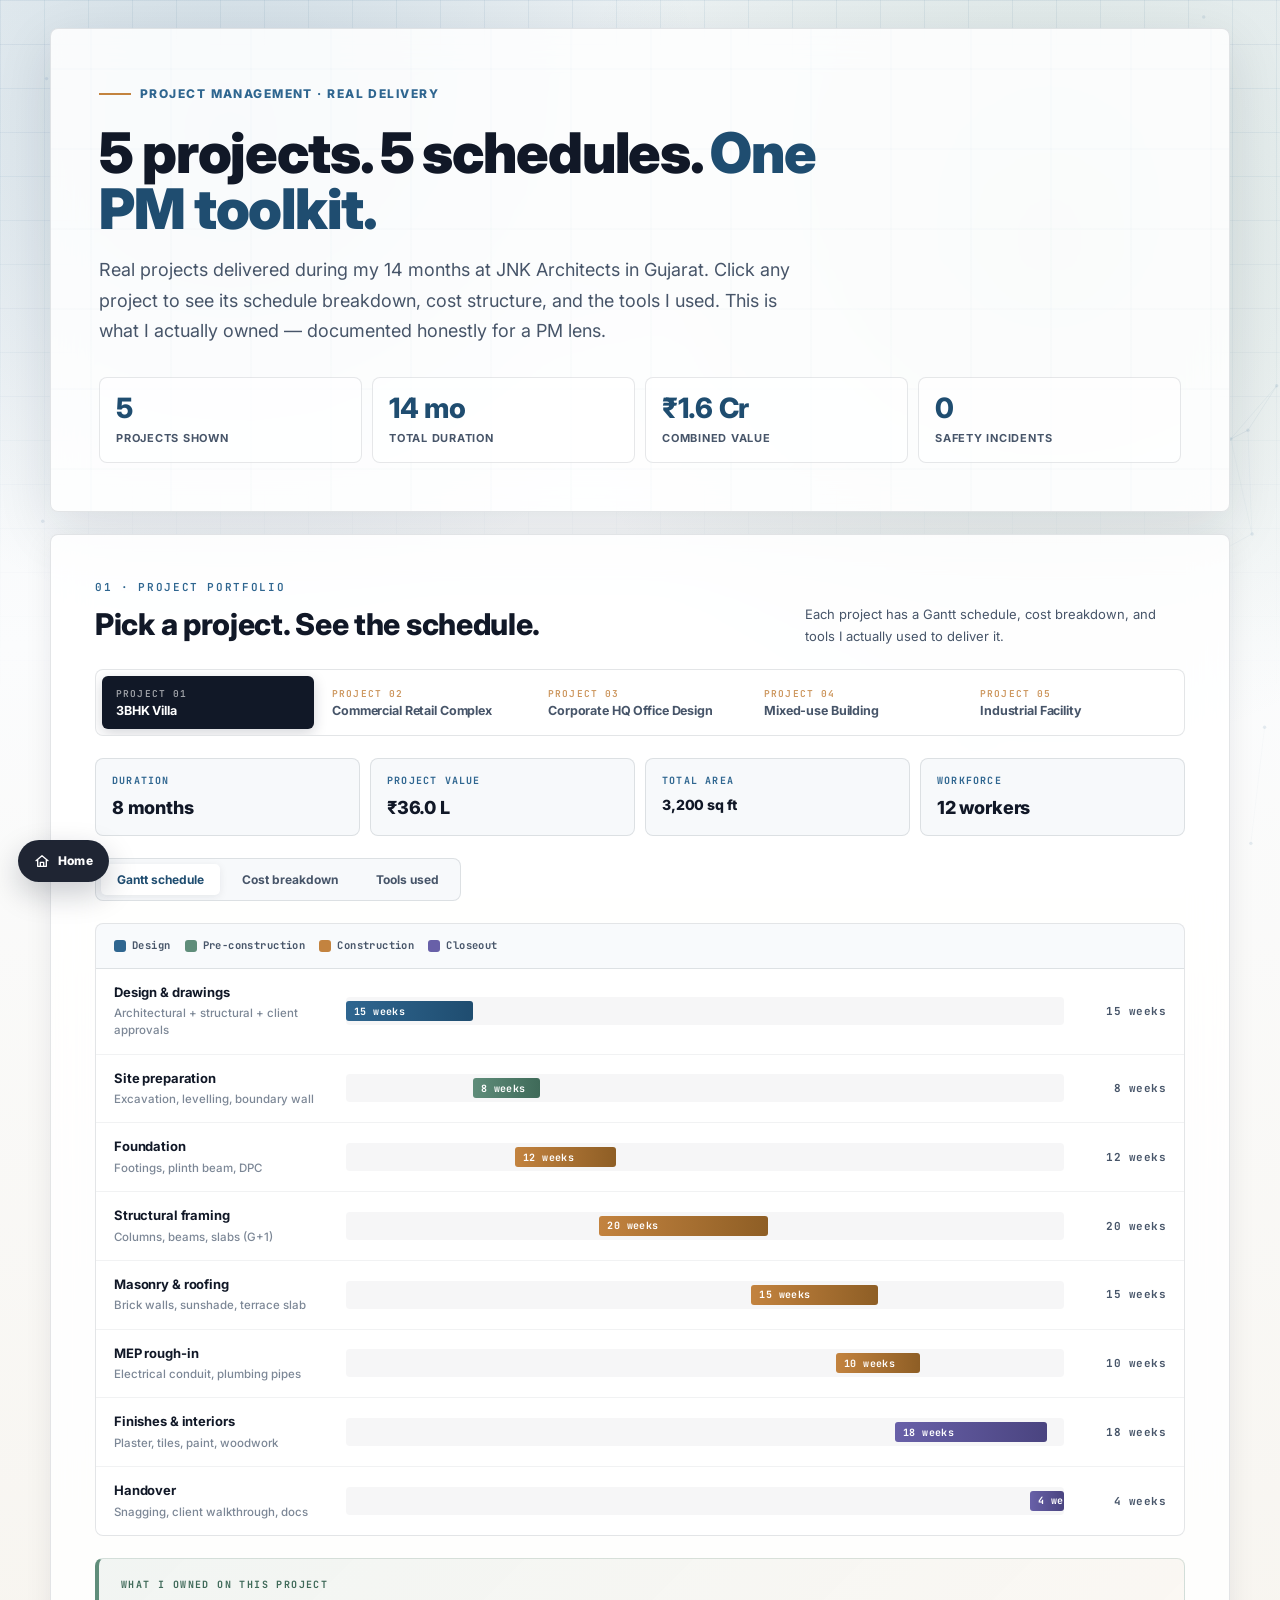
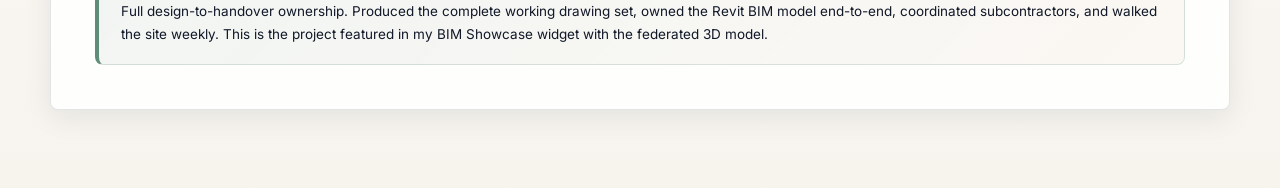
<file: widgets/jnk-scheduler.html>
<!DOCTYPE html>
<html lang="en">
<head>
<meta charset="UTF-8">
<meta name="viewport" content="width=device-width, initial-scale=1.0">
<title>JNK Portfolio Scheduler — Kashyap Joshi</title>
<meta name="description" content="Interactive project scheduling and cost dashboard for projects delivered at JNK Architects, Gujarat.">
<link rel="preconnect" href="https://fonts.googleapis.com">
<link rel="preconnect" href="https://fonts.gstatic.com" crossorigin>
<link href="https://fonts.googleapis.com/css2?family=Inter:wght@300;400;500;600;700;800;900&family=JetBrains+Mono:wght@400;500;600&display=swap" rel="stylesheet">
<style>
:root {
  --ink: #111827;
  --ink-soft: #475569;
  --ink-muted: #7c8796;
  --paper: #fbfcfd;
  --panel: rgba(255,255,255,0.86);
  --line: rgba(30,41,59,0.12);
  --line-strong: rgba(30,41,59,0.22);
  --sage: #5f8d7a;
  --sage-dark: #3f6a59;
  --steel: #2f6690;
  --steel-dark: #1f4d70;
  --amber: #c3833f;
  --brick: #a64b43;
  --violet: #6860a8;
  --phase-design: #2f6690;
  --phase-pre: #5f8d7a;
  --phase-const: #c3833f;
  --phase-close: #6860a8;
  --shadow: 0 18px 55px rgba(15,23,42,0.11);
  --shadow-soft: 0 8px 28px rgba(15,23,42,0.08);
  --radius: 8px;
  --ease: cubic-bezier(.16, 1, .3, 1);
  --mono: 'JetBrains Mono', 'SF Mono', Monaco, monospace;
}

* { box-sizing: border-box; margin: 0; padding: 0; }
html { scroll-behavior: smooth; }

body {
  min-height: 100vh;
  font-family: Inter, ui-sans-serif, system-ui, -apple-system, BlinkMacSystemFont, "Segoe UI", sans-serif;
  color: var(--ink);
  background:
    radial-gradient(circle at 18% 8%, rgba(47,102,144,0.18), transparent 30rem),
    radial-gradient(circle at 82% 14%, rgba(95,141,122,0.18), transparent 32rem),
    linear-gradient(180deg, #eef3f5 0%, #fbfcfd 36%, #f7f4ee 100%);
  line-height: 1.5;
  overflow-x: hidden;
  -webkit-font-smoothing: antialiased;
}

body::before {
  content: "";
  position: fixed; inset: 0;
  z-index: -3;
  background-image:
    linear-gradient(rgba(47,102,144,0.08) 1px, transparent 1px),
    linear-gradient(90deg, rgba(47,102,144,0.08) 1px, transparent 1px);
  background-size: 44px 44px;
  mask-image: linear-gradient(to bottom, black 0%, transparent 78%);
}

.sr-only {
  position: absolute; width: 1px; height: 1px; overflow: hidden;
  clip: rect(0,0,0,0); white-space: nowrap;
}

.blueprint-canvas {
  position: fixed; inset: 0;
  z-index: -2;
  pointer-events: none;
  opacity: 0.5;
}

.cursor-light {
  position: fixed; left: 0; top: 0;
  width: 360px; height: 360px;
  border-radius: 50%;
  pointer-events: none;
  z-index: -1;
  opacity: 0;
  transform: translate3d(-50%, -50%, 0);
  background: radial-gradient(circle, rgba(200,131,63,0.16), rgba(95,141,122,0.08) 38%, transparent 70%);
  transition: opacity 300ms ease;
}

.page {
  width: min(1180px, calc(100% - 32px));
  margin: 0 auto;
  padding: 28px 0 56px;
}

/* HEADER */
.widget-header {
  border: 1px solid var(--line);
  background: var(--panel);
  backdrop-filter: blur(18px);
  box-shadow: var(--shadow);
  border-radius: var(--radius);
  padding: clamp(28px, 4vw, 48px);
  margin-bottom: 22px;
  position: relative;
  overflow: hidden;
}
.widget-header::after {
  content: "";
  position: absolute; inset: 0; pointer-events: none;
  background:
    linear-gradient(90deg, transparent 0 39px, rgba(47,102,144,0.07) 40px, transparent 41px),
    linear-gradient(transparent 0 39px, rgba(47,102,144,0.07) 40px, transparent 41px);
  background-size: 80px 80px;
  opacity: 0.4;
}
.widget-header-inner { position: relative; z-index: 1; }

.eyebrow {
  display: inline-flex; align-items: center; gap: 9px;
  color: var(--steel);
  font-size: 12px; font-weight: 800;
  text-transform: uppercase; letter-spacing: .12em;
  margin-bottom: 22px;
  opacity: 0; transform: translateY(20px);
  animation: fadeUp 900ms var(--ease) 100ms forwards;
}
.eyebrow::before {
  content: ""; width: 32px; height: 2px; background: var(--amber);
  display: inline-block;
}

.widget-title {
  font-size: clamp(34px, 5.5vw, 56px);
  line-height: 1;
  font-weight: 880;
  margin-bottom: 18px;
  letter-spacing: -0.02em;
  max-width: 800px;
  opacity: 0; transform: translateY(30px);
  animation: fadeUp 1000ms var(--ease) 250ms forwards;
}
.widget-title .accent { color: var(--steel-dark); }

.widget-lead {
  max-width: 720px;
  color: var(--ink-soft);
  font-size: clamp(15px, 1.8vw, 18px);
  line-height: 1.7;
  opacity: 0; transform: translateY(20px);
  animation: fadeUp 1000ms var(--ease) 400ms forwards;
}

@keyframes fadeUp { to { opacity: 1; transform: translateY(0); } }

/* PORTFOLIO STATS */
.portfolio-stats {
  display: grid;
  grid-template-columns: repeat(4, 1fr);
  gap: 10px;
  margin-top: 30px;
}
.p-stat {
  padding: 16px;
  border: 1px solid rgba(30,41,59,0.11);
  border-radius: var(--radius);
  background: rgba(255,255,255,0.64);
  opacity: 0; transform: translateY(18px);
  animation: riseIn 760ms var(--ease) forwards;
  transition: transform 350ms var(--ease), box-shadow 350ms ease;
}
.p-stat:hover {
  transform: translateY(-4px);
  box-shadow: var(--shadow-soft);
}
.p-stat:nth-child(1) { animation-delay: 600ms; }
.p-stat:nth-child(2) { animation-delay: 700ms; }
.p-stat:nth-child(3) { animation-delay: 800ms; }
.p-stat:nth-child(4) { animation-delay: 900ms; }
.p-stat b {
  display: block;
  color: var(--steel-dark);
  font-size: 28px;
  line-height: 1;
  font-weight: 800;
  letter-spacing: -0.01em;
}
.p-stat span {
  display: block;
  margin-top: 8px;
  color: var(--ink-soft);
  font-size: 11px; font-weight: 700;
  text-transform: uppercase;
  letter-spacing: .07em;
}
@keyframes riseIn { to { transform: translateY(0); opacity: 1; } }

/* SECTION */
.section-band {
  padding: clamp(28px, 4vw, 44px);
  margin-bottom: 22px;
  border: 1px solid var(--line);
  background: var(--panel);
  backdrop-filter: blur(18px);
  border-radius: var(--radius);
  box-shadow: var(--shadow-soft);
}

.section-title {
  display: flex;
  align-items: flex-end;
  justify-content: space-between;
  gap: 18px;
  margin-bottom: 22px;
}
.section-title h2 {
  font-size: clamp(22px, 3vw, 30px);
  font-weight: 800;
  letter-spacing: -0.01em;
}
.section-title .sub {
  max-width: 380px;
  color: var(--ink-soft);
  font-size: 13px;
  line-height: 1.7;
}
.section-num {
  font-family: var(--mono);
  font-size: 11px;
  font-weight: 600;
  color: var(--steel);
  letter-spacing: .15em;
  text-transform: uppercase;
  margin-bottom: 6px;
  display: block;
}

/* PROJECT TABS */
.proj-tabs {
  display: flex;
  gap: 4px;
  margin-bottom: 22px;
  padding: 6px;
  background: rgba(255,255,255,0.72);
  border: 1px solid var(--line);
  border-radius: var(--radius);
  overflow-x: auto;
  scrollbar-width: none;
}
.proj-tabs::-webkit-scrollbar { display: none; }

.proj-tab {
  flex: 1;
  min-width: max-content;
  padding: 11px 14px;
  border: none;
  background: transparent;
  cursor: pointer;
  font-family: inherit;
  font-size: 12.5px;
  font-weight: 700;
  color: var(--ink-soft);
  border-radius: 6px;
  transition: all 280ms var(--ease);
  white-space: nowrap;
  text-align: left;
  display: flex;
  flex-direction: column;
  gap: 3px;
}
.proj-tab:hover { color: var(--ink); background: rgba(47,102,144,0.06); }
.proj-tab.active {
  background: var(--ink);
  color: white;
  box-shadow: 0 4px 14px rgba(15,23,42,0.18);
}
.proj-tab-num {
  font-family: var(--mono);
  font-size: 9.5px;
  font-weight: 600;
  color: var(--amber);
  letter-spacing: .12em;
  opacity: .85;
}
.proj-tab.active .proj-tab-num { color: rgba(255,255,255,.7); }
.proj-tab-name {
  font-size: 12.5px;
  font-weight: 700;
  letter-spacing: -0.01em;
}

/* PROJECT META CARDS */
.meta-cards {
  display: grid;
  grid-template-columns: repeat(4, 1fr);
  gap: 10px;
  margin-bottom: 22px;
}
.meta-card {
  padding: 14px 16px;
  border: 1px solid var(--line);
  border-radius: var(--radius);
  background: rgba(47,102,144,0.04);
  opacity: 0;
  transform: translateY(12px);
  animation: metaIn 500ms var(--ease) forwards;
}
.meta-card:nth-child(1) { animation-delay: 100ms; }
.meta-card:nth-child(2) { animation-delay: 180ms; }
.meta-card:nth-child(3) { animation-delay: 260ms; }
.meta-card:nth-child(4) { animation-delay: 340ms; }
@keyframes metaIn { to { opacity: 1; transform: translateY(0); } }

.meta-label {
  font-family: var(--mono);
  font-size: 10px;
  font-weight: 700;
  color: var(--steel);
  letter-spacing: .12em;
  text-transform: uppercase;
  margin-bottom: 6px;
}
.meta-value {
  font-size: 18px;
  font-weight: 800;
  letter-spacing: -0.01em;
  color: var(--ink);
}
.meta-value.compact { font-size: 14px; }

/* VIEW SWITCHER */
.view-switcher {
  display: flex;
  gap: 6px;
  margin-bottom: 22px;
  padding: 5px;
  background: rgba(47,102,144,0.04);
  border-radius: var(--radius);
  border: 1px solid var(--line);
  width: max-content;
  max-width: 100%;
  overflow-x: auto;
  scrollbar-width: none;
}
.view-switcher::-webkit-scrollbar { display: none; }
.view-btn {
  padding: 8px 16px;
  border: none;
  background: transparent;
  cursor: pointer;
  font-family: inherit;
  font-size: 12px;
  font-weight: 700;
  color: var(--ink-soft);
  border-radius: 5px;
  transition: all 250ms var(--ease);
  white-space: nowrap;
}
.view-btn:hover { color: var(--ink); }
.view-btn.active {
  background: white;
  color: var(--steel-dark);
  box-shadow: 0 2px 8px rgba(15,23,42,0.08);
}

/* VIEW PANES */
.view-pane {
  display: none;
  animation: paneIn 500ms var(--ease);
}
.view-pane.active { display: block; }
@keyframes paneIn {
  from { opacity: 0; transform: translateY(10px); }
  to { opacity: 1; transform: translateY(0); }
}

/* GANTT CHART */
.gantt-wrap {
  border: 1px solid var(--line);
  border-radius: var(--radius);
  background: white;
  overflow: hidden;
}

.gantt-legend {
  display: flex;
  gap: 14px;
  padding: 14px 18px;
  background: rgba(47,102,144,0.03);
  border-bottom: 1px solid var(--line);
  flex-wrap: wrap;
}
.legend-pill {
  display: inline-flex;
  align-items: center;
  gap: 6px;
  font-family: var(--mono);
  font-size: 10.5px;
  font-weight: 700;
  letter-spacing: .04em;
  color: var(--ink-soft);
}
.legend-dot {
  width: 12px; height: 12px;
  border-radius: 3px;
}
.legend-dot.design { background: var(--phase-design); }
.legend-dot.pre { background: var(--phase-pre); }
.legend-dot.const { background: var(--phase-const); }
.legend-dot.close { background: var(--phase-close); }

.gantt-rows {
  display: grid;
  gap: 0;
}

.gantt-row {
  display: grid;
  grid-template-columns: 220px 1fr 90px;
  gap: 12px;
  align-items: center;
  padding: 14px 18px;
  border-bottom: 1px solid rgba(30,41,59,0.06);
  transition: background 250ms ease;
}
.gantt-row:last-child { border-bottom: none; }
.gantt-row:hover { background: rgba(47,102,144,0.03); }

.gantt-task {
  font-size: 13px;
  font-weight: 700;
  color: var(--ink);
  letter-spacing: -0.01em;
}
.gantt-task-sub {
  font-size: 11.5px;
  color: var(--ink-muted);
  margin-top: 3px;
  font-weight: 500;
}

.gantt-track {
  position: relative;
  height: 28px;
  background: rgba(30,41,59,0.04);
  border-radius: 4px;
  overflow: hidden;
}

.gantt-bar {
  position: absolute;
  top: 4px;
  bottom: 4px;
  border-radius: 3px;
  width: 0;
  opacity: 0;
  transition: width 1200ms var(--ease), opacity 600ms var(--ease);
  display: flex;
  align-items: center;
  padding: 0 8px;
  overflow: hidden;
}
.gantt-bar::after {
  content: "";
  position: absolute;
  inset: 0;
  background: linear-gradient(120deg, transparent 30%, rgba(255,255,255,0.28) 50%, transparent 70%);
  transform: translateX(-100%);
  pointer-events: none;
}
.gantt-bar.animate::after {
  animation: gShimmer 2.4s var(--ease) 1.4s 1 forwards;
}
@keyframes gShimmer {
  to { transform: translateX(100%); }
}
.gantt-bar.animate { opacity: 1; }

.gantt-bar.design { background: linear-gradient(90deg, var(--phase-design), #1f4d70); }
.gantt-bar.pre { background: linear-gradient(90deg, var(--phase-pre), var(--sage-dark)); }
.gantt-bar.const { background: linear-gradient(90deg, var(--phase-const), #8e5e25); }
.gantt-bar.close { background: linear-gradient(90deg, var(--phase-close), #4a4480); }

.gantt-bar-label {
  color: white;
  font-family: var(--mono);
  font-size: 10px;
  font-weight: 700;
  letter-spacing: .04em;
  white-space: nowrap;
  position: relative;
  z-index: 1;
}

.gantt-duration {
  font-family: var(--mono);
  font-size: 11px;
  font-weight: 700;
  color: var(--ink-soft);
  text-align: right;
  letter-spacing: .04em;
}

/* COST BREAKDOWN */
.cost-table {
  border: 1px solid var(--line);
  border-radius: var(--radius);
  background: white;
  overflow: hidden;
}

.cost-header {
  display: grid;
  grid-template-columns: 1fr 130px 100px 80px;
  gap: 12px;
  padding: 14px 18px;
  background: rgba(47,102,144,0.03);
  border-bottom: 1px solid var(--line);
  font-family: var(--mono);
  font-size: 10px;
  font-weight: 700;
  color: var(--steel);
  letter-spacing: .12em;
  text-transform: uppercase;
}

.cost-row {
  display: grid;
  grid-template-columns: 1fr 130px 100px 80px;
  gap: 12px;
  padding: 14px 18px;
  align-items: center;
  border-bottom: 1px solid rgba(30,41,59,0.06);
  opacity: 0;
  transform: translateX(-10px);
  transition: opacity 500ms var(--ease), transform 500ms var(--ease), background 250ms ease;
}
.cost-row.animate { opacity: 1; transform: translateX(0); }
.cost-row:last-child { border-bottom: none; }
.cost-row:hover { background: rgba(47,102,144,0.03); }

.cost-item {
  font-size: 13px;
  font-weight: 700;
  color: var(--ink);
}

.cost-bar-wrap {
  height: 8px;
  background: rgba(30,41,59,0.06);
  border-radius: 4px;
  overflow: hidden;
}
.cost-bar-fill {
  height: 100%;
  background: linear-gradient(90deg, var(--sage), var(--steel));
  border-radius: 4px;
  width: 0;
  transition: width 1200ms var(--ease);
}
.cost-row.animate .cost-bar-fill { width: var(--pct); }

.cost-amount {
  font-family: var(--mono);
  font-size: 12.5px;
  font-weight: 700;
  color: var(--ink);
  text-align: right;
}

.cost-pct {
  font-family: var(--mono);
  font-size: 11px;
  font-weight: 700;
  color: var(--ink-soft);
  text-align: right;
}

.cost-total-row {
  display: grid;
  grid-template-columns: 1fr 130px 100px 80px;
  gap: 12px;
  padding: 16px 18px;
  background: rgba(47,102,144,0.06);
  border-top: 2px solid var(--steel);
  font-weight: 800;
}
.cost-total-row .cost-item {
  color: var(--steel-dark);
  font-size: 13px;
}
.cost-total-row .cost-amount {
  color: var(--steel-dark);
  font-size: 14px;
}

/* TOOLS VIEW */
.tools-grid {
  display: grid;
  grid-template-columns: repeat(2, 1fr);
  gap: 12px;
}
.tool-card {
  padding: 16px 18px;
  border: 1px solid var(--line);
  border-radius: var(--radius);
  background: white;
  opacity: 0;
  transform: translateY(12px);
  transition: opacity 500ms var(--ease), transform 500ms var(--ease), border-color 250ms ease;
}
.tool-card.animate { opacity: 1; transform: translateY(0); }
.tool-card:hover { border-color: var(--steel); }

.tool-name {
  font-size: 13px;
  font-weight: 800;
  color: var(--ink);
  margin-bottom: 4px;
  letter-spacing: -0.01em;
}
.tool-purpose {
  font-size: 11.5px;
  color: var(--ink-soft);
  line-height: 1.55;
}

/* OWNERSHIP CALLOUT */
.ownership-card {
  margin-top: 22px;
  padding: 18px 22px;
  border-radius: var(--radius);
  background: linear-gradient(135deg, rgba(95,141,122,0.08), rgba(200,131,63,0.05));
  border: 1px solid rgba(95,141,122,0.22);
  border-left: 4px solid var(--sage);
}
.ownership-label {
  font-family: var(--mono);
  font-size: 10px;
  font-weight: 700;
  color: var(--sage-dark);
  letter-spacing: .14em;
  text-transform: uppercase;
  margin-bottom: 8px;
}
.ownership-text {
  font-size: 13.5px;
  color: var(--ink);
  line-height: 1.7;
}
.ownership-text strong { font-weight: 700; }

/* MOBILE */
@media (max-width: 920px) {
  .meta-cards { grid-template-columns: repeat(2, 1fr); }
  .portfolio-stats { grid-template-columns: repeat(2, 1fr); }
  .gantt-row { grid-template-columns: 1fr; gap: 8px; }
  .gantt-duration { text-align: left; }
  .cost-header, .cost-row, .cost-total-row { grid-template-columns: 1fr 1fr; gap: 8px; }
  .cost-bar-wrap { grid-column: 1 / -1; }
  .cost-row.has-bar .cost-bar-wrap { grid-column: 1 / -1; order: 99; }
  .tools-grid { grid-template-columns: 1fr; }
}

@media (max-width: 620px) {
  .page { width: min(100% - 22px, 1180px); padding-top: 14px; }
  .widget-header { padding: 22px; }
  .section-band { padding: 22px 16px; }
  .proj-tab { padding: 9px 11px; }
  .proj-tab-name { font-size: 11.5px; }
  .meta-cards { grid-template-columns: 1fr 1fr; }
  .gantt-row { padding: 10px 12px; }
  .cost-header, .cost-row { padding: 10px 12px; }
}

@media (prefers-reduced-motion: reduce) {
  *, *::before, *::after {
    animation-duration: 0.01ms !important;
    animation-iteration-count: 1 !important;
    transition-duration: 0.01ms !important;
  }
}
</style>
</head>
<body>
<canvas class="blueprint-canvas" aria-hidden="true"></canvas>
<div class="cursor-light" aria-hidden="true"></div>

<div class="page">
  <h2 class="sr-only">JNK Architects portfolio scheduler — Kashyap Joshi</h2>

  <header class="widget-header">
    <div class="widget-header-inner">
      <div class="eyebrow">Project Management &middot; Real Delivery</div>
      <h1 class="widget-title">5 projects. 5 schedules. <span class="accent">One PM toolkit.</span></h1>
      <p class="widget-lead">
        Real projects delivered during my 14 months at JNK Architects in Gujarat. Click any project to see its schedule breakdown, cost structure, and the tools I used. This is what I actually owned &mdash; documented honestly for a PM lens.
      </p>

      <div class="portfolio-stats">
        <div class="p-stat"><b data-count="5">0</b><span>Projects shown</span></div>
        <div class="p-stat"><b data-count="14" data-suffix=" mo">0</b><span>Total duration</span></div>
        <div class="p-stat"><b>&#8377;1.6 Cr</b><span>Combined value</span></div>
        <div class="p-stat"><b data-count="0">0</b><span>Safety incidents</span></div>
      </div>
    </div>
  </header>

  <section class="section-band">
    <div class="section-title">
      <div>
        <span class="section-num">01 &middot; Project Portfolio</span>
        <h2>Pick a project. See the schedule.</h2>
      </div>
      <p class="sub">Each project has a Gantt schedule, cost breakdown, and tools I actually used to deliver it.</p>
    </div>

    <div class="proj-tabs" id="projTabs"></div>

    <div class="meta-cards" id="metaCards"></div>

    <div class="view-switcher" id="viewSwitcher">
      <button class="view-btn active" data-view="gantt">Gantt schedule</button>
      <button class="view-btn" data-view="cost">Cost breakdown</button>
      <button class="view-btn" data-view="tools">Tools used</button>
    </div>

    <div class="view-pane active" data-pane="gantt">
      <div class="gantt-wrap">
        <div class="gantt-legend">
          <span class="legend-pill"><span class="legend-dot design"></span>Design</span>
          <span class="legend-pill"><span class="legend-dot pre"></span>Pre-construction</span>
          <span class="legend-pill"><span class="legend-dot const"></span>Construction</span>
          <span class="legend-pill"><span class="legend-dot close"></span>Closeout</span>
        </div>
        <div class="gantt-rows" id="ganttRows"></div>
      </div>
    </div>

    <div class="view-pane" data-pane="cost">
      <div class="cost-table" id="costTable"></div>
    </div>

    <div class="view-pane" data-pane="tools">
      <div class="tools-grid" id="toolsGrid"></div>
    </div>

    <div class="ownership-card" id="ownershipCard">
      <div class="ownership-label">What I owned on this project</div>
      <div class="ownership-text" id="ownershipText"></div>
    </div>
  </section>
</div>

<script>
// Helpers for INR formatting
function formatINR(amountInLakh) {
  if (amountInLakh >= 100) {
    return "\u20B9" + (amountInLakh / 100).toFixed(2) + " Cr";
  }
  return "\u20B9" + amountInLakh.toFixed(1) + " L";
}

const PROJECTS = {
  residential: {
    name: "3BHK Villa",
    location: "Kuchch, Gujarat",
    type: "Residential",
    duration: "8 months",
    value: 36, // in lakh
    area: "3,200 sq ft",
    workforce: "12 workers",
    phases: [
      { name: "Design & drawings", sub: "Architectural + structural + client approvals", start: 0, dur: 15, type: "design" },
      { name: "Site preparation", sub: "Excavation, levelling, boundary wall", start: 15, dur: 8, type: "pre" },
      { name: "Foundation", sub: "Footings, plinth beam, DPC", start: 20, dur: 12, type: "const" },
      { name: "Structural framing", sub: "Columns, beams, slabs (G+1)", start: 30, dur: 20, type: "const" },
      { name: "Masonry & roofing", sub: "Brick walls, sunshade, terrace slab", start: 48, dur: 15, type: "const" },
      { name: "MEP rough-in", sub: "Electrical conduit, plumbing pipes", start: 58, dur: 10, type: "const" },
      { name: "Finishes & interiors", sub: "Plaster, tiles, paint, woodwork", start: 65, dur: 18, type: "close" },
      { name: "Handover", sub: "Snagging, client walkthrough, docs", start: 81, dur: 4, type: "close" }
    ],
    cost: [
      { item: "Earthwork & foundation", amount: 2.5, pct: 7 },
      { item: "Structural concrete & steel", amount: 8.6, pct: 24 },
      { item: "Masonry", amount: 4.3, pct: 12 },
      { item: "Roofing & waterproofing", amount: 2.2, pct: 6 },
      { item: "MEP (Electrical + Plumbing)", amount: 5.0, pct: 14 },
      { item: "Plastering & painting", amount: 3.6, pct: 10 },
      { item: "Flooring & tiling", amount: 4.3, pct: 12 },
      { item: "Doors, windows & glazing", amount: 2.5, pct: 7 },
      { item: "Contingency (8%)", amount: 2.9, pct: 8 }
    ],
    tools: [
      { name: "AutoCAD", purpose: "2D working drawings and detailing" },
      { name: "SketchUp", purpose: "3D massing and client presentations" },
      { name: "Revit", purpose: "Architectural and structural BIM model" },
      { name: "MS Project", purpose: "Schedule and milestone tracking" },
      { name: "Excel", purpose: "BOQ and cost estimation" },
      { name: "OSHA 30", purpose: "Safety standards applied on site" }
    ],
    ownership: "Full design-to-handover ownership. Produced the complete working drawing set, owned the Revit BIM model end-to-end, coordinated subcontractors, and walked the site weekly. This is the project featured in my BIM Showcase widget with the federated 3D model."
  },
  commercial: {
    name: "Commercial Retail Complex",
    location: "Surat, Gujarat",
    type: "Commercial",
    duration: "10 months",
    value: 48,
    area: "8,500 sq ft",
    workforce: "22 workers",
    phases: [
      { name: "Design & permits", sub: "Concept, DD, CD, municipal approvals", start: 0, dur: 22, type: "design" },
      { name: "Site mobilization", sub: "Hoardings, utility relocation, demolition", start: 22, dur: 8, type: "pre" },
      { name: "Foundation & basement", sub: "Raft foundation, retaining walls", start: 28, dur: 18, type: "const" },
      { name: "Superstructure", sub: "RCC frame G+2, slab pours", start: 42, dur: 28, type: "const" },
      { name: "Envelope & glazing", sub: "Front facade, ACP cladding, glass", start: 65, dur: 18, type: "const" },
      { name: "MEP fit-out", sub: "HVAC, electrical, plumbing, fire", start: 70, dur: 22, type: "const" },
      { name: "Interior finishes", sub: "Flooring, ceiling, fixtures, signage", start: 85, dur: 18, type: "close" },
      { name: "Tenant handover", sub: "Snagging, occupancy certificate", start: 100, dur: 5, type: "close" }
    ],
    cost: [
      { item: "Earthwork & foundation", amount: 4.5, pct: 9 },
      { item: "RCC structure", amount: 12.5, pct: 26 },
      { item: "Masonry & blockwork", amount: 3.8, pct: 8 },
      { item: "Facade & glazing", amount: 7.2, pct: 15 },
      { item: "MEP systems", amount: 9.6, pct: 20 },
      { item: "Interior finishes", amount: 5.5, pct: 11 },
      { item: "Fire safety & lifts", amount: 1.9, pct: 4 },
      { item: "Contingency", amount: 3.0, pct: 7 }
    ],
    tools: [
      { name: "AutoCAD", purpose: "Plans, sections, elevations, RCP" },
      { name: "Revit", purpose: "Architectural model + structural coordination" },
      { name: "SketchUp + Lumion", purpose: "Client renders and walkthroughs" },
      { name: "MS Project", purpose: "Multi-trade schedule tracking" },
      { name: "Excel", purpose: "BOQ, cost tracking, vendor comparisons" },
      { name: "WhatsApp + Email", purpose: "Daily field coordination (no Procore in India)" }
    ],
    ownership: "Owned design documentation and construction coordination. Supported principal architect on permits and client meetings. Site supervisor on daily coordination with structural, MEP, and finishes trades."
  },
  office: {
    name: "Corporate HQ Office Design",
    location: "Ahmedabad, Gujarat",
    type: "Office / Interior",
    duration: "5 months",
    value: 22,
    area: "4,200 sq ft",
    workforce: "10 workers",
    phases: [
      { name: "Concept & space planning", sub: "Programming, workstation planning, branding", start: 0, dur: 12, type: "design" },
      { name: "DD + client approvals", sub: "Material samples, mood boards", start: 12, dur: 10, type: "design" },
      { name: "Demolition & shell", sub: "Strip-out, base ceiling, dust barriers", start: 22, dur: 6, type: "pre" },
      { name: "MEP rough-in", sub: "False ceiling, HVAC ducts, electrical", start: 25, dur: 14, type: "const" },
      { name: "Partitions & glazing", sub: "Drywall, glass cabins, doors", start: 35, dur: 12, type: "const" },
      { name: "Flooring & ceiling", sub: "Vinyl, carpet, gypsum ceiling, lighting", start: 42, dur: 14, type: "const" },
      { name: "Furniture & FF&E", sub: "Workstations, chairs, pantry, signage", start: 55, dur: 12, type: "close" },
      { name: "Punchlist & handover", sub: "Final cleaning, snags, client walkthrough", start: 65, dur: 5, type: "close" }
    ],
    cost: [
      { item: "Demolition & shell prep", amount: 1.8, pct: 8 },
      { item: "MEP (HVAC, electrical, low voltage)", amount: 5.5, pct: 25 },
      { item: "Partitions & glazing", amount: 3.5, pct: 16 },
      { item: "False ceiling & lighting", amount: 2.4, pct: 11 },
      { item: "Flooring (vinyl + carpet)", amount: 1.5, pct: 7 },
      { item: "Furniture & FF&E", amount: 4.8, pct: 22 },
      { item: "Paint & signage", amount: 1.2, pct: 5 },
      { item: "Contingency", amount: 1.3, pct: 6 }
    ],
    tools: [
      { name: "Revit + AutoCAD", purpose: "Space planning, RCP, electrical layouts" },
      { name: "SketchUp + V-Ray", purpose: "Photoreal client presentations" },
      { name: "MS Project", purpose: "Tight 5-month sequence tracking" },
      { name: "Excel", purpose: "FF&E procurement schedules and BOQ" },
      { name: "Photoshop + Illustrator", purpose: "Branding, signage, mood boards" },
      { name: "OSHA 30", purpose: "Confined-space and dust control on live floor" }
    ],
    ownership: "Owned interior design and FF&E coordination. Worked closely with MEP consultants on cabling, HVAC zoning, and acoustic separation between cabins. Daily site supervision during fit-out."
  },
  multistory: {
    name: "Mixed-use Building",
    location: "Bharuch, Gujarat",
    type: "Mixed-use (G+4)",
    duration: "14 months",
    value: 38,
    area: "12,000 sq ft",
    workforce: "30 workers",
    phases: [
      { name: "Design & approvals", sub: "G+4 mixed-use, fire NOC, plan sanction", start: 0, dur: 25, type: "design" },
      { name: "Site mobilization", sub: "Site office, hoardings, utility setup", start: 25, dur: 10, type: "pre" },
      { name: "Foundation + raft", sub: "Raft + retaining wall, dewatering", start: 32, dur: 22, type: "const" },
      { name: "Superstructure G+4", sub: "RCC frame, 5 slabs, lift core", start: 50, dur: 45, type: "const" },
      { name: "Envelope & roofing", sub: "Block walls, plaster, terrace waterproofing", start: 80, dur: 25, type: "const" },
      { name: "MEP shaft + risers", sub: "Vertical risers, panel boards, fire pump", start: 90, dur: 28, type: "const" },
      { name: "Floor-by-floor finishes", sub: "Sequential floor handover, finishes per use type", start: 115, dur: 30, type: "close" },
      { name: "OC + handover", sub: "Occupancy certificate, lift commissioning", start: 140, dur: 8, type: "close" }
    ],
    cost: [
      { item: "Earthwork & foundation", amount: 4.2, pct: 11 },
      { item: "RCC structure (G+4)", amount: 11.8, pct: 31 },
      { item: "Masonry & plaster", amount: 4.0, pct: 11 },
      { item: "Facade & waterproofing", amount: 3.4, pct: 9 },
      { item: "MEP (incl. lift + fire)", amount: 7.2, pct: 19 },
      { item: "Floor finishes (mixed)", amount: 3.8, pct: 10 },
      { item: "Doors, windows, glazing", amount: 1.9, pct: 5 },
      { item: "Contingency", amount: 1.7, pct: 4 }
    ],
    tools: [
      { name: "Revit", purpose: "G+4 architectural and structural model" },
      { name: "AutoCAD", purpose: "Detail sheets, working drawings, RCC details" },
      { name: "MS Project", purpose: "Phase-gate scheduling across 14 months" },
      { name: "Excel", purpose: "BOQ, cost tracking, contractor billing" },
      { name: "WhatsApp + Email", purpose: "Daily coordination across 5 trades" },
      { name: "OSHA 30 principles", purpose: "Height work, scaffolding safety, fall arrest" }
    ],
    ownership: "Supported design documentation and floor-by-floor coordination. Reviewed structural and MEP coordination. Walked the site weekly during structural phase. Junior PM role under principal architect."
  },
  designbuild: {
    name: "Industrial Facility",
    location: "Vadodara, Gujarat",
    type: "Design-Build / Industrial",
    duration: "11 months",
    value: 18,
    area: "6,500 sq ft",
    workforce: "18 workers",
    phases: [
      { name: "Programming & DBB scope", sub: "Owner requirements, fast-track DBB contract", start: 0, dur: 8, type: "design" },
      { name: "Concept + design parallel to site prep", sub: "Design issued in packages as site cleared", start: 8, dur: 15, type: "design" },
      { name: "Site mobilization", sub: "Heavy vehicle access, soil testing", start: 12, dur: 8, type: "pre" },
      { name: "Foundation (PEB-ready)", sub: "Anchor bolts, footings for steel frame", start: 18, dur: 14, type: "const" },
      { name: "Pre-engineered steel frame", sub: "Column erection, roof trusses, purlins", start: 30, dur: 20, type: "const" },
      { name: "Roof + cladding", sub: "Profile sheet, side cladding, gutters", start: 45, dur: 15, type: "const" },
      { name: "Industrial flooring & MEP", sub: "VDF flooring, lighting, electrical mains", start: 55, dur: 22, type: "const" },
      { name: "Equipment install + commissioning", sub: "Owner's equipment install, walkthroughs", start: 75, dur: 12, type: "close" }
    ],
    cost: [
      { item: "Earthwork & foundation", amount: 1.6, pct: 9 },
      { item: "Pre-engineered steel structure", amount: 6.5, pct: 36 },
      { item: "Roofing & cladding", amount: 2.7, pct: 15 },
      { item: "Industrial flooring (VDF)", amount: 2.0, pct: 11 },
      { item: "MEP & electrical mains", amount: 2.9, pct: 16 },
      { item: "Site development & access", amount: 1.1, pct: 6 },
      { item: "Doors, windows, ventilators", amount: 0.6, pct: 3 },
      { item: "Contingency", amount: 0.6, pct: 4 }
    ],
    tools: [
      { name: "AutoCAD + Revit", purpose: "Architectural + PEB coordination drawings" },
      { name: "MS Project", purpose: "Fast-track DBB schedule" },
      { name: "Excel", purpose: "Cost tracking and contractor schedule of rates" },
      { name: "PEB vendor coordination", purpose: "Shop drawing reviews with steel fabricator" },
      { name: "OSHA 30", purpose: "Heavy lifting, steel erection safety" },
      { name: "Site logs (manual)", purpose: "Daily progress reports for owner" }
    ],
    ownership: "Coordinated design-build delivery. Worked with PEB vendor on shop drawings and erection sequence. Owned schedule recovery decisions during steel delivery delays. First design-build experience &mdash; taught me how fast-track delivery actually works."
  }
};

const reduceMotion = window.matchMedia("(prefers-reduced-motion: reduce)").matches;
const isTouch = window.matchMedia("(hover: none)").matches;
const isSmallScreen = window.innerWidth < 768;

let activeProject = "residential";
let activeView = "gantt";

// Render project tabs
function renderTabs() {
  const tabs = Object.keys(PROJECTS).map((key, i) => {
    const p = PROJECTS[key];
    const num = String(i + 1).padStart(2, "0");
    return `
      <button class="proj-tab ${key === activeProject ? 'active' : ''}" data-key="${key}">
        <span class="proj-tab-num">PROJECT ${num}</span>
        <span class="proj-tab-name">${p.name}</span>
      </button>
    `;
  }).join("");
  document.getElementById("projTabs").innerHTML = tabs;
  document.querySelectorAll(".proj-tab").forEach(btn => {
    btn.addEventListener("click", () => {
      activeProject = btn.dataset.key;
      renderTabs();
      renderProject();
    });
  });
}

// Render meta cards
function renderMeta(p) {
  document.getElementById("metaCards").innerHTML = `
    <div class="meta-card"><div class="meta-label">Duration</div><div class="meta-value">${p.duration}</div></div>
    <div class="meta-card"><div class="meta-label">Project value</div><div class="meta-value">${formatINR(p.value)}</div></div>
    <div class="meta-card"><div class="meta-label">Total area</div><div class="meta-value compact">${p.area}</div></div>
    <div class="meta-card"><div class="meta-label">Workforce</div><div class="meta-value">${p.workforce}</div></div>
  `;
}

// Render Gantt
function renderGantt(p) {
  const totalDays = Math.max(...p.phases.map(ph => ph.start + ph.dur));
  const rows = p.phases.map((ph, i) => {
    const left = (ph.start / totalDays) * 100;
    const width = (ph.dur / totalDays) * 100;
    return `
      <div class="gantt-row" data-index="${i}">
        <div>
          <div class="gantt-task">${ph.name}</div>
          <div class="gantt-task-sub">${ph.sub}</div>
        </div>
        <div class="gantt-track">
          <div class="gantt-bar ${ph.type}" style="left:${left}%;width:${width}%" data-target-width="${width}">
            <span class="gantt-bar-label">${ph.dur} weeks</span>
          </div>
        </div>
        <div class="gantt-duration">${ph.dur} weeks</div>
      </div>
    `;
  }).join("");
  document.getElementById("ganttRows").innerHTML = rows;
  
  // Animate bars in
  setTimeout(() => {
    document.querySelectorAll(".gantt-bar").forEach((bar, i) => {
      setTimeout(() => bar.classList.add("animate"), reduceMotion ? 0 : i * 100);
    });
  }, 100);
}

// Render Cost
function renderCost(p) {
  const total = p.cost.reduce((s, c) => s + c.amount, 0);
  const totalPct = p.cost.reduce((s, c) => s + c.pct, 0);
  const header = `
    <div class="cost-header">
      <div>Line item</div>
      <div>Share</div>
      <div>Amount</div>
      <div>%</div>
    </div>
  `;
  const rows = p.cost.map((c, i) => `
    <div class="cost-row has-bar" data-index="${i}">
      <div class="cost-item">${c.item}</div>
      <div class="cost-bar-wrap"><div class="cost-bar-fill" style="--pct:${c.pct}%"></div></div>
      <div class="cost-amount">${formatINR(c.amount)}</div>
      <div class="cost-pct">${c.pct}%</div>
    </div>
  `).join("");
  const totalRow = `
    <div class="cost-total-row">
      <div class="cost-item">Total project cost</div>
      <div></div>
      <div class="cost-amount">${formatINR(total)}</div>
      <div class="cost-pct">${totalPct}%</div>
    </div>
  `;
  document.getElementById("costTable").innerHTML = header + rows + totalRow;
  
  setTimeout(() => {
    document.querySelectorAll(".cost-row").forEach((row, i) => {
      setTimeout(() => row.classList.add("animate"), reduceMotion ? 0 : i * 80);
    });
  }, 100);
}

// Render Tools
function renderTools(p) {
  document.getElementById("toolsGrid").innerHTML = p.tools.map((t, i) => `
    <div class="tool-card" data-index="${i}">
      <div class="tool-name">${t.name}</div>
      <div class="tool-purpose">${t.purpose}</div>
    </div>
  `).join("");
  
  setTimeout(() => {
    document.querySelectorAll(".tool-card").forEach((card, i) => {
      setTimeout(() => card.classList.add("animate"), reduceMotion ? 0 : i * 70);
    });
  }, 100);
}

// Render ownership
function renderOwnership(p) {
  document.getElementById("ownershipText").innerHTML = p.ownership;
}

// Render whole project
function renderProject() {
  const p = PROJECTS[activeProject];
  renderMeta(p);
  
  // Always re-render the active pane
  if (activeView === "gantt") renderGantt(p);
  else if (activeView === "cost") renderCost(p);
  else if (activeView === "tools") renderTools(p);
  
  // Pre-render all panes for smooth switching
  if (activeView !== "gantt") renderGantt(p);
  if (activeView !== "cost") renderCost(p);
  if (activeView !== "tools") renderTools(p);
  
  renderOwnership(p);
}

// View switcher
document.querySelectorAll(".view-btn").forEach(btn => {
  btn.addEventListener("click", () => {
    const target = btn.dataset.view;
    activeView = target;
    document.querySelectorAll(".view-btn").forEach(b => b.classList.remove("active"));
    document.querySelectorAll(".view-pane").forEach(p => p.classList.remove("active"));
    btn.classList.add("active");
    document.querySelector(`.view-pane[data-pane="${target}"]`).classList.add("active");
    
    // Re-trigger animations for the active pane
    const p = PROJECTS[activeProject];
    if (target === "gantt") renderGantt(p);
    else if (target === "cost") renderCost(p);
    else if (target === "tools") renderTools(p);
  });
});

// Animated counters
function animateCount(el) {
  const target = Number(el.dataset.count || 0);
  const suffix = el.dataset.suffix || "";
  const duration = reduceMotion ? 1 : 1500;
  const start = performance.now();
  function tick(now) {
    const progress = Math.min((now - start) / duration, 1);
    const eased = 1 - Math.pow(1 - progress, 3);
    const value = Math.floor(eased * target);
    el.textContent = value + suffix;
    if (progress < 1) requestAnimationFrame(tick);
  }
  requestAnimationFrame(tick);
}

const metricObserver = new IntersectionObserver((entries) => {
  entries.forEach(entry => {
    if (!entry.isIntersecting) return;
    entry.target.querySelectorAll("[data-count]").forEach(animateCount);
    metricObserver.unobserve(entry.target);
  });
}, { threshold: 0.4 });

document.querySelectorAll(".portfolio-stats").forEach(el => metricObserver.observe(el));

// Cursor light
if (!isTouch && !reduceMotion) {
  const light = document.querySelector(".cursor-light");
  window.addEventListener("pointermove", (e) => {
    light.style.opacity = "1";
    light.style.left = `${e.clientX}px`;
    light.style.top = `${e.clientY}px`;
  });
}

// Blueprint canvas
if (!isSmallScreen && !isTouch && !reduceMotion) {
  const canvas = document.querySelector(".blueprint-canvas");
  const ctx = canvas.getContext("2d");
  let points = [];
  function resizeCanvas() {
    const ratio = Math.min(window.devicePixelRatio || 1, 2);
    canvas.width = Math.floor(innerWidth * ratio);
    canvas.height = Math.floor(innerHeight * ratio);
    canvas.style.width = `${innerWidth}px`;
    canvas.style.height = `${innerHeight}px`;
    ctx.setTransform(ratio, 0, 0, ratio, 0, 0);
    points = Array.from({ length: Math.max(20, Math.floor(innerWidth / 42)) }, () => ({
      x: Math.random() * innerWidth, y: Math.random() * innerHeight,
      vx: (Math.random() - 0.5) * 0.32, vy: (Math.random() - 0.5) * 0.32
    }));
  }
  function drawBlueprint() {
    ctx.clearRect(0, 0, innerWidth, innerHeight);
    ctx.lineWidth = 1;
    points.forEach((p, i) => {
      p.x += p.vx; p.y += p.vy;
      if (p.x < -20 || p.x > innerWidth + 20) p.vx *= -1;
      if (p.y < -20 || p.y > innerHeight + 20) p.vy *= -1;
      for (let j = i + 1; j < points.length; j++) {
        const q = points[j];
        const dx = p.x - q.x; const dy = p.y - q.y;
        const dist = Math.hypot(dx, dy);
        if (dist < 155) {
          ctx.strokeStyle = `rgba(47,102,144,${(1 - dist / 155) * 0.18})`;
          ctx.beginPath();
          ctx.moveTo(p.x, p.y); ctx.lineTo(q.x, q.y);
          ctx.stroke();
        }
      }
      ctx.fillStyle = "rgba(47,102,144,0.22)";
      ctx.beginPath();
      ctx.arc(p.x, p.y, 1.7, 0, Math.PI * 2);
      ctx.fill();
    });
    requestAnimationFrame(drawBlueprint);
  }
  resizeCanvas();
  drawBlueprint();
  window.addEventListener("resize", resizeCanvas);
} else {
  document.querySelector(".blueprint-canvas").style.display = "none";
}

// Initial render
renderTabs();
renderProject();
</script>
<script src="../assets/widget-home-button.js"></script>
</body>
</html>
</file>
<file: assets/portfolio-update.css>
:root {
  --ink: #111827;
  --ink-soft: #475569;
  --ink-muted: #7c8796;
  --paper: #fbfcfd;
  --panel: rgba(255, 255, 255, 0.88);
  --line: rgba(30, 41, 59, 0.13);
  --line-strong: rgba(30, 41, 59, 0.23);
  --steel: #2f6690;
  --steel-dark: #1f4d70;
  --sage: #5f8d7a;
  --sage-dark: #3f6a59;
  --amber: #c3833f;
  --violet: #6860a8;
  --brick: #a64b43;
  --shadow: 0 18px 55px rgba(15, 23, 42, 0.11);
  --shadow-soft: 0 8px 28px rgba(15, 23, 42, 0.08);
  --radius: 10px;
  --mono: "JetBrains Mono", "SFMono-Regular", Consolas, monospace;
}

* { box-sizing: border-box; margin: 0; padding: 0; }
html { scroll-behavior: smooth; }
body {
  min-height: 100vh;
  font-family: Inter, ui-sans-serif, system-ui, -apple-system, BlinkMacSystemFont, "Segoe UI", sans-serif;
  color: var(--ink);
  line-height: 1.55;
  background:
    radial-gradient(circle at 15% 5%, rgba(47, 102, 144, 0.18), transparent 31rem),
    radial-gradient(circle at 84% 12%, rgba(95, 141, 122, 0.17), transparent 32rem),
    linear-gradient(180deg, #eef3f5 0%, #fbfcfd 38%, #f7f4ee 100%);
  -webkit-font-smoothing: antialiased;
}
body::before {
  content: "";
  position: fixed;
  inset: 0;
  z-index: -1;
  pointer-events: none;
  background-image:
    linear-gradient(rgba(47, 102, 144, 0.07) 1px, transparent 1px),
    linear-gradient(90deg, rgba(47, 102, 144, 0.07) 1px, transparent 1px);
  background-size: 44px 44px;
  mask-image: linear-gradient(to bottom, #000 0%, transparent 82%);
}

a { color: inherit; }
img { max-width: 100%; display: block; }

.shell { width: min(1180px, calc(100% - 32px)); margin: 0 auto; }
.page { padding: 28px 0 64px; }

.topbar {
  position: sticky;
  top: 0;
  z-index: 50;
  border-bottom: 1px solid var(--line);
  background: rgba(251, 252, 253, 0.92);
  backdrop-filter: blur(18px);
}
.topbar-inner {
  min-height: 70px;
  display: flex;
  align-items: center;
  justify-content: space-between;
  gap: 18px;
}
.brand { display: flex; align-items: center; gap: 11px; text-decoration: none; }
.brand-mark {
  width: 42px;
  height: 42px;
  border-radius: 9px;
  display: grid;
  place-items: center;
  color: #fff;
  background: var(--ink);
  font-family: var(--mono);
  font-size: 13px;
  font-weight: 800;
}
.brand-copy { font-size: 13px; font-weight: 800; line-height: 1.25; }
.brand-copy span {
  display: block;
  margin-top: 3px;
  color: var(--ink-muted);
  font-family: var(--mono);
  font-size: 9.5px;
  letter-spacing: .08em;
  text-transform: uppercase;
}
.nav { display: flex; align-items: center; justify-content: flex-end; gap: 5px; flex-wrap: wrap; }
.nav a {
  padding: 8px 10px;
  border-radius: 7px;
  color: var(--ink-soft);
  text-decoration: none;
  font-size: 12px;
  font-weight: 750;
}
.nav a:hover, .nav a[aria-current="page"] { color: var(--ink); background: rgba(47, 102, 144, 0.08); }
.nav .nav-cta { color: #fff; background: var(--ink); }
.nav .nav-cta:hover { color: #fff; background: var(--steel-dark); }

.hero, .panel {
  border: 1px solid var(--line);
  border-radius: var(--radius);
  background: var(--panel);
  backdrop-filter: blur(18px);
  box-shadow: var(--shadow);
}
.hero {
  position: relative;
  overflow: hidden;
  padding: clamp(34px, 6vw, 72px);
}
.hero::after {
  content: "";
  position: absolute;
  inset: 0;
  z-index: 0;
  pointer-events: none;
  opacity: .32;
  background:
    linear-gradient(90deg, transparent 0 39px, rgba(47, 102, 144, 0.11) 40px, transparent 41px),
    linear-gradient(transparent 0 39px, rgba(47, 102, 144, 0.11) 40px, transparent 41px);
  background-size: 80px 80px;
}
.hero > * { position: relative; z-index: 1; }
.eyebrow, .section-kicker {
  color: var(--steel);
  font-family: var(--mono);
  font-size: 11px;
  font-weight: 750;
  letter-spacing: .13em;
  text-transform: uppercase;
}
.eyebrow { display: flex; align-items: center; gap: 10px; margin-bottom: 20px; }
.eyebrow::before { content: ""; width: 32px; height: 2px; background: var(--amber); }
h1 {
  max-width: 970px;
  font-size: clamp(43px, 8vw, 88px);
  line-height: .96;
  letter-spacing: -.035em;
  font-weight: 880;
}
h1 .accent, h2 .accent { color: var(--steel-dark); }
.lead {
  max-width: 830px;
  margin-top: 24px;
  color: var(--ink-soft);
  font-size: clamp(16px, 2vw, 20px);
  line-height: 1.72;
}
.status-line {
  display: inline-flex;
  align-items: center;
  gap: 9px;
  margin-top: 24px;
  padding: 8px 13px;
  border: 1px solid rgba(95, 141, 122, 0.30);
  border-radius: 999px;
  color: var(--sage-dark);
  background: rgba(95, 141, 122, 0.10);
  font-size: 12px;
  font-weight: 750;
}
.status-dot { width: 8px; height: 8px; border-radius: 50%; background: var(--sage); box-shadow: 0 0 0 5px rgba(95, 141, 122, 0.15); }
.actions { display: flex; gap: 11px; flex-wrap: wrap; margin-top: 30px; }
.btn {
  min-height: 44px;
  padding: 0 17px;
  border: 1px solid var(--line-strong);
  border-radius: 7px;
  display: inline-flex;
  align-items: center;
  justify-content: center;
  gap: 9px;
  background: rgba(255, 255, 255, 0.82);
  color: var(--ink);
  text-decoration: none;
  font-size: 13px;
  font-weight: 800;
  transition: transform .2s ease, box-shadow .2s ease, background .2s ease;
}
.btn:hover { transform: translateY(-2px); box-shadow: var(--shadow-soft); }
.btn.primary { color: #fff; background: var(--ink); border-color: var(--ink); }
.btn.primary:hover { background: var(--steel-dark); }

.stats { display: grid; grid-template-columns: repeat(4, 1fr); gap: 12px; margin-top: 34px; }
.stat { padding: 17px; border: 1px solid var(--line); border-radius: 8px; background: rgba(255, 255, 255, .72); }
.stat b { display: block; color: var(--steel-dark); font-size: 27px; line-height: 1; }
.stat span { display: block; margin-top: 8px; color: var(--ink-soft); font-size: 10.5px; font-weight: 750; letter-spacing: .07em; text-transform: uppercase; }

.section { margin-top: 24px; }
.panel { padding: clamp(25px, 4vw, 43px); box-shadow: var(--shadow-soft); }
.section-head { display: flex; align-items: flex-end; justify-content: space-between; gap: 24px; margin-bottom: 22px; }
.section-head h2 { margin-top: 7px; font-size: clamp(25px, 3vw, 37px); line-height: 1.1; letter-spacing: -.02em; }
.section-head p { max-width: 480px; color: var(--ink-soft); font-size: 13px; line-height: 1.7; }

.grid { display: grid; gap: 14px; }
.grid.two { grid-template-columns: repeat(2, minmax(0, 1fr)); }
.grid.three { grid-template-columns: repeat(3, minmax(0, 1fr)); }
.grid.four { grid-template-columns: repeat(4, minmax(0, 1fr)); }
.card {
  padding: 21px;
  border: 1px solid var(--line);
  border-radius: 8px;
  background: #fff;
  text-decoration: none;
  transition: transform .22s ease, box-shadow .22s ease, border-color .22s ease;
}
.card:hover { transform: translateY(-3px); box-shadow: var(--shadow-soft); border-color: rgba(47, 102, 144, .42); }
.card-icon {
  width: 43px;
  height: 43px;
  margin-bottom: 18px;
  border-radius: 8px;
  display: grid;
  place-items: center;
  background: rgba(47, 102, 144, .09);
  color: var(--steel-dark);
  font-family: var(--mono);
  font-size: 11px;
  font-weight: 800;
}
.card h3 { font-size: 17px; line-height: 1.3; }
.card p { margin-top: 8px; color: var(--ink-soft); font-size: 13px; line-height: 1.65; }
.card-meta { margin-top: 17px; color: var(--steel-dark); font-family: var(--mono); font-size: 10px; font-weight: 750; letter-spacing: .07em; text-transform: uppercase; }

.role-card { position: relative; }
.role-card.primary::after {
  content: "Primary";
  position: absolute;
  top: 14px;
  right: 14px;
  padding: 4px 8px;
  border-radius: 999px;
  color: var(--sage-dark);
  background: rgba(95, 141, 122, .12);
  font-family: var(--mono);
  font-size: 9px;
  font-weight: 800;
  letter-spacing: .08em;
  text-transform: uppercase;
}

.timeline { display: grid; gap: 13px; }
.timeline-item { display: grid; grid-template-columns: 150px 1fr; gap: 20px; padding: 20px; border: 1px solid var(--line); border-radius: 8px; background: #fff; }
.timeline-date { color: var(--steel-dark); font-family: var(--mono); font-size: 11px; font-weight: 750; }
.timeline-item h3 { font-size: 17px; }
.timeline-item p { margin-top: 7px; color: var(--ink-soft); font-size: 13px; line-height: 1.65; }
.tags { display: flex; flex-wrap: wrap; gap: 7px; margin-top: 13px; }
.tag { padding: 5px 8px; border: 1px solid var(--line); border-radius: 999px; background: rgba(47, 102, 144, .05); color: var(--ink-soft); font-family: var(--mono); font-size: 9.5px; font-weight: 700; }

.cert-grid { display: grid; grid-template-columns: repeat(3, minmax(0, 1fr)); gap: 14px; }
.cert-card {
  overflow: hidden;
  border: 1px solid var(--line);
  border-radius: 8px;
  background: #fff;
  box-shadow: 0 7px 22px rgba(15, 23, 42, .05);
}
.cert-preview {
  position: relative;
  aspect-ratio: 4 / 3;
  display: grid;
  place-items: center;
  overflow: hidden;
  background:
    linear-gradient(135deg, rgba(47, 102, 144, .10), rgba(95, 141, 122, .10)),
    #f7fafc;
  border-bottom: 1px solid var(--line);
}
.cert-preview img { width: 100%; height: 100%; object-fit: cover; }
.cert-fallback { padding: 18px; color: var(--ink-muted); text-align: center; font-family: var(--mono); font-size: 10px; line-height: 1.6; }
.cert-body { padding: 18px; }
.cert-body h3 { font-size: 15px; line-height: 1.4; }
.cert-body p { margin-top: 6px; color: var(--ink-soft); font-size: 12px; line-height: 1.55; }
.cert-link { display: inline-flex; margin-top: 13px; color: var(--steel-dark); font-family: var(--mono); font-size: 10px; font-weight: 800; letter-spacing: .06em; text-decoration: none; text-transform: uppercase; }

.notice { margin-top: 18px; padding: 16px 18px; border: 1px solid rgba(195, 131, 63, .28); border-radius: 8px; background: rgba(195, 131, 63, .08); color: #66410f; font-size: 12px; line-height: 1.65; }

.footer { padding: 34px 0 10px; text-align: center; color: var(--ink-muted); font-family: var(--mono); font-size: 10.5px; letter-spacing: .06em; }

@media (max-width: 920px) {
  .nav { display: none; }
  .stats, .grid.four { grid-template-columns: repeat(2, minmax(0, 1fr)); }
  .grid.three, .cert-grid { grid-template-columns: repeat(2, minmax(0, 1fr)); }
  .section-head { align-items: flex-start; flex-direction: column; }
}

@media (max-width: 620px) {
  .shell { width: min(100% - 22px, 1180px); }
  .topbar-inner { min-height: 62px; }
  .brand-copy span { max-width: 220px; }
  .hero { padding: 28px 20px; }
  h1 { font-size: clamp(39px, 13vw, 60px); }
  .stats, .grid.two, .grid.three, .grid.four, .cert-grid { grid-template-columns: 1fr; }
  .timeline-item { grid-template-columns: 1fr; gap: 8px; }
  .panel { padding: 23px 17px; }
}

@media (prefers-reduced-motion: reduce) {
  *, *::before, *::after { scroll-behavior: auto !important; transition-duration: .01ms !important; }
}
</file>
